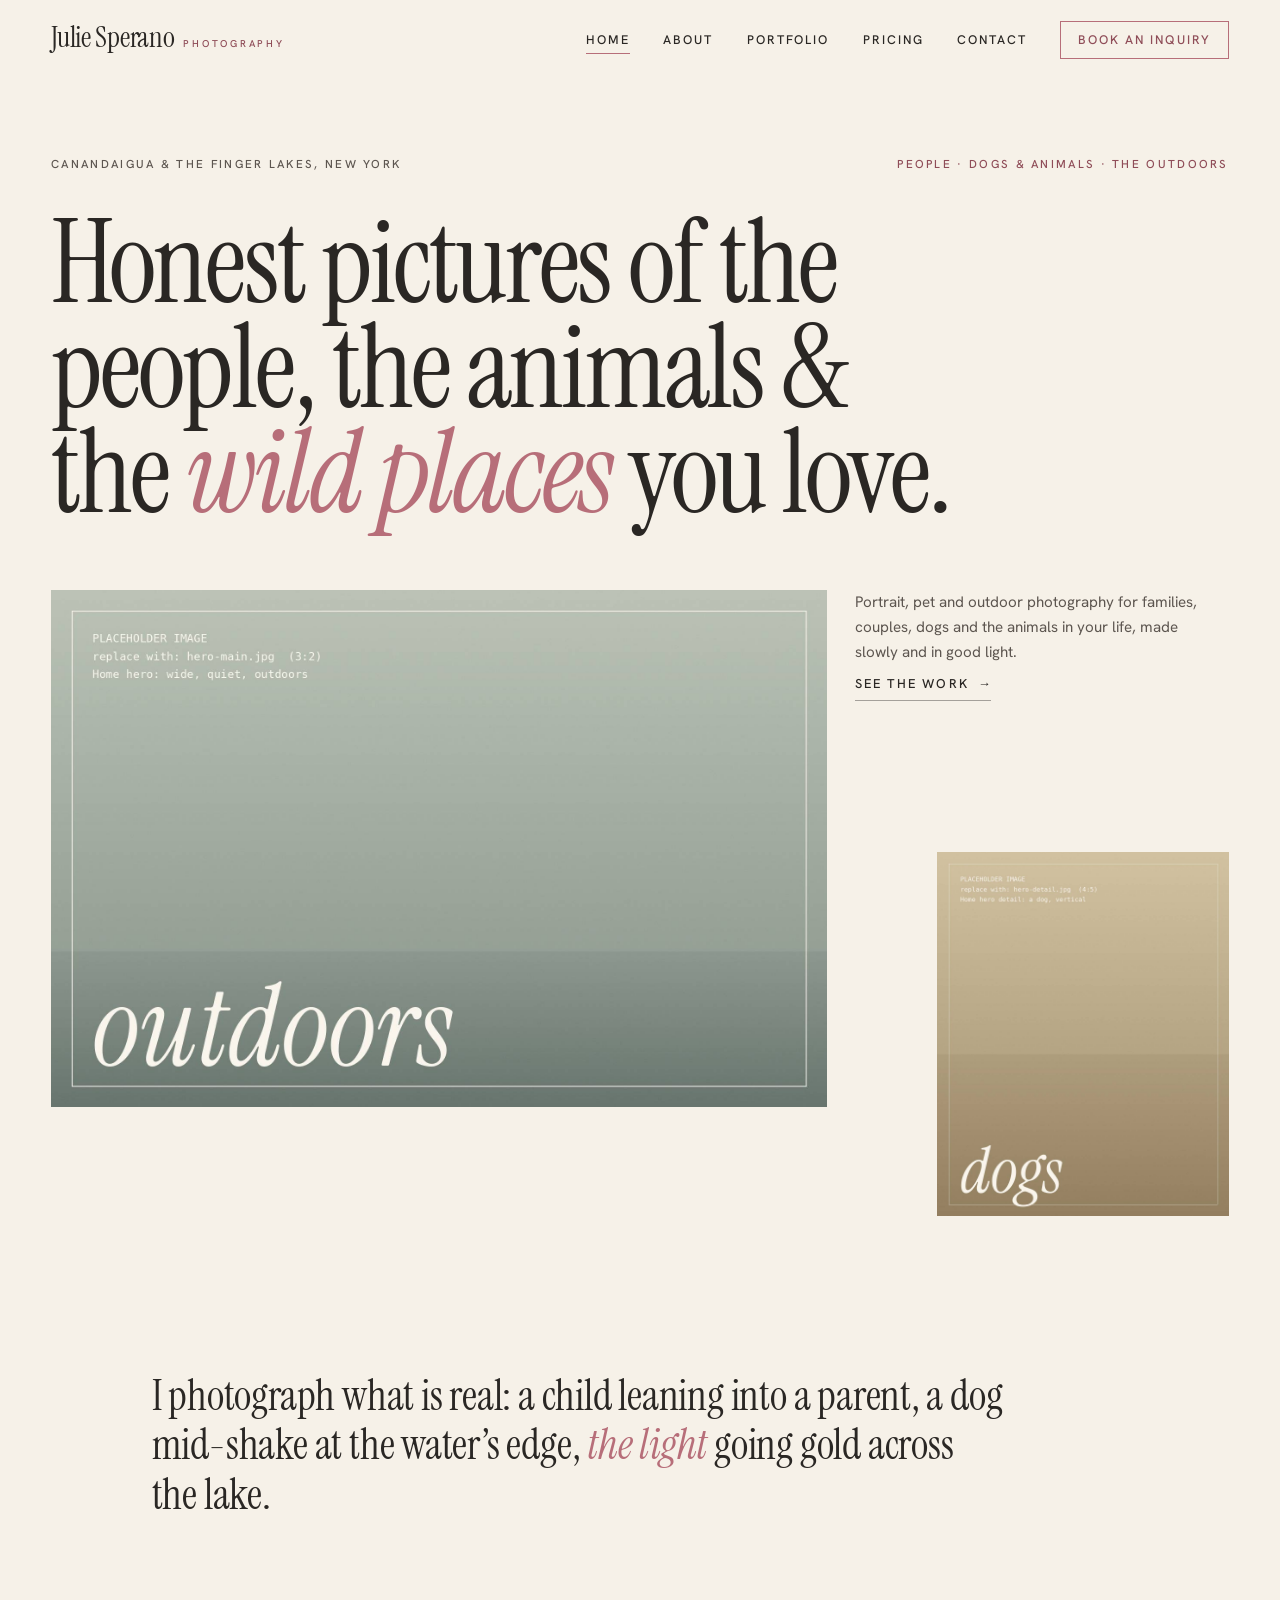
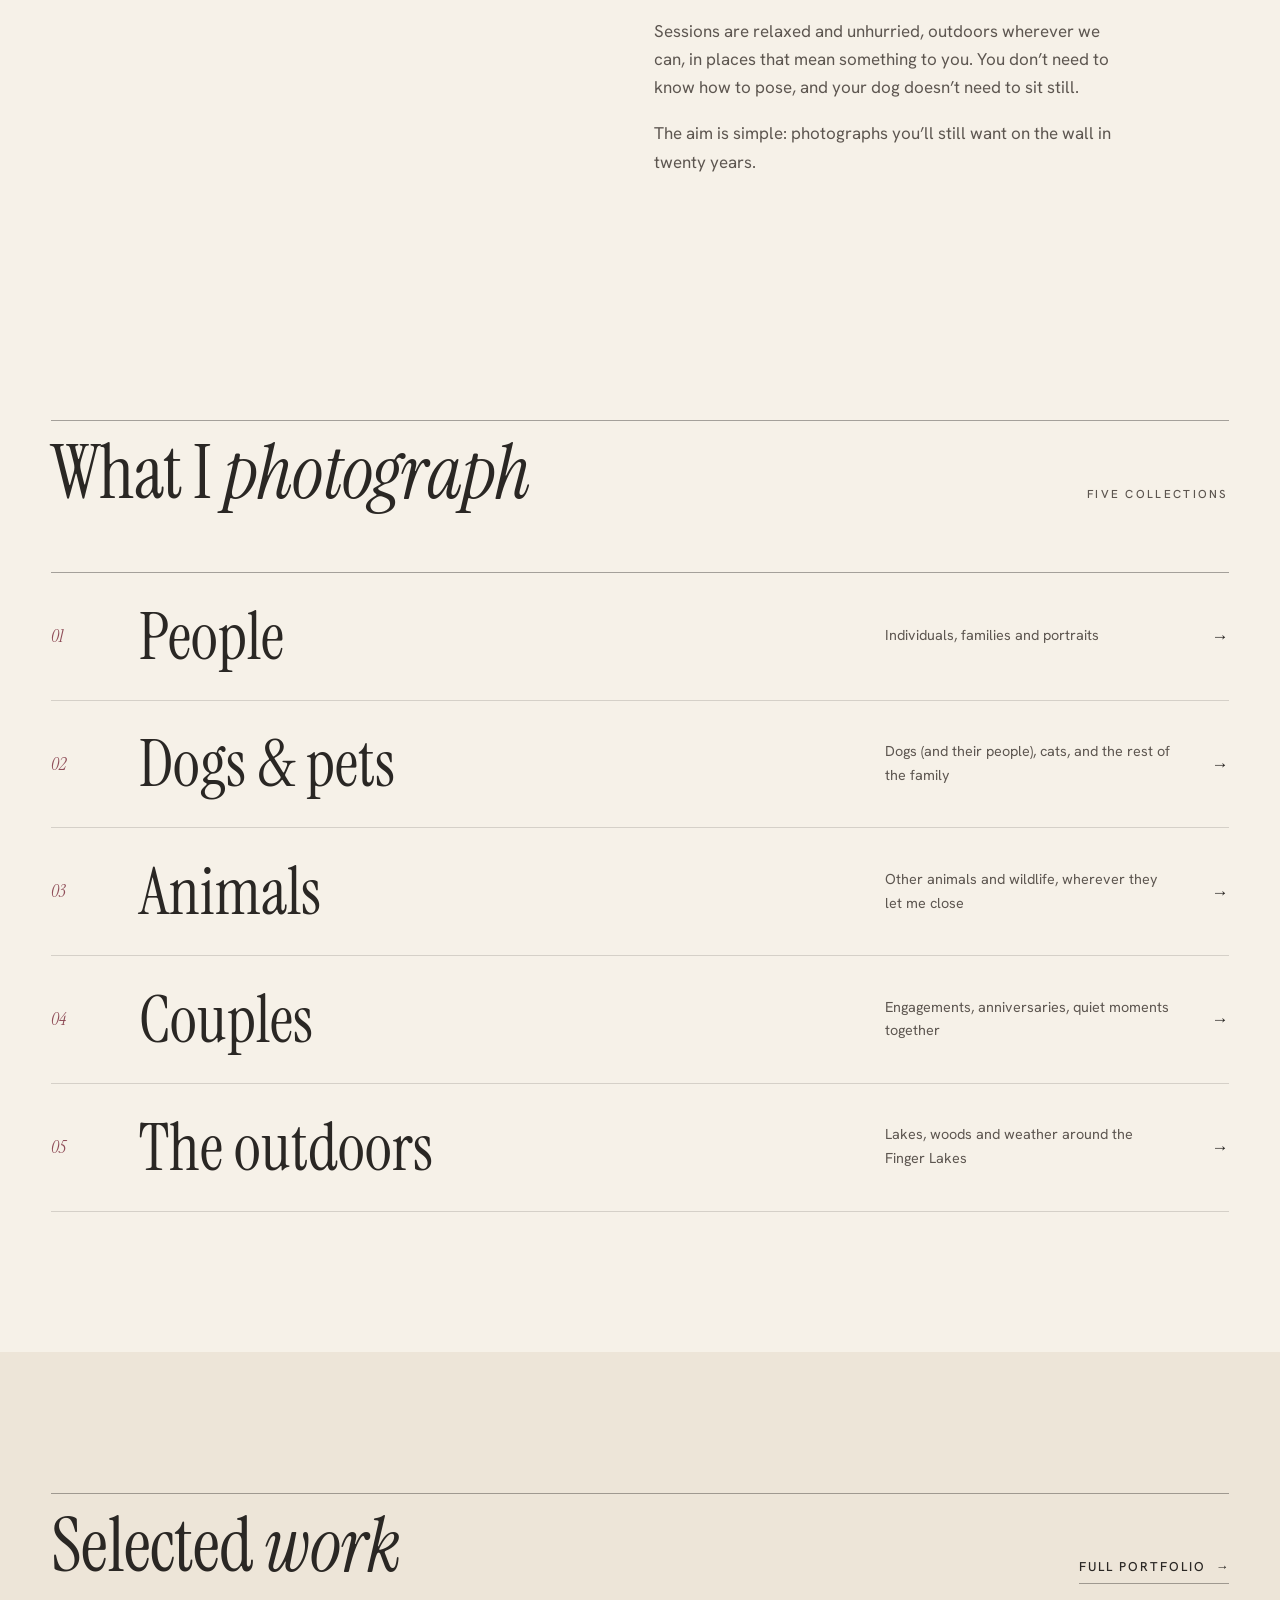
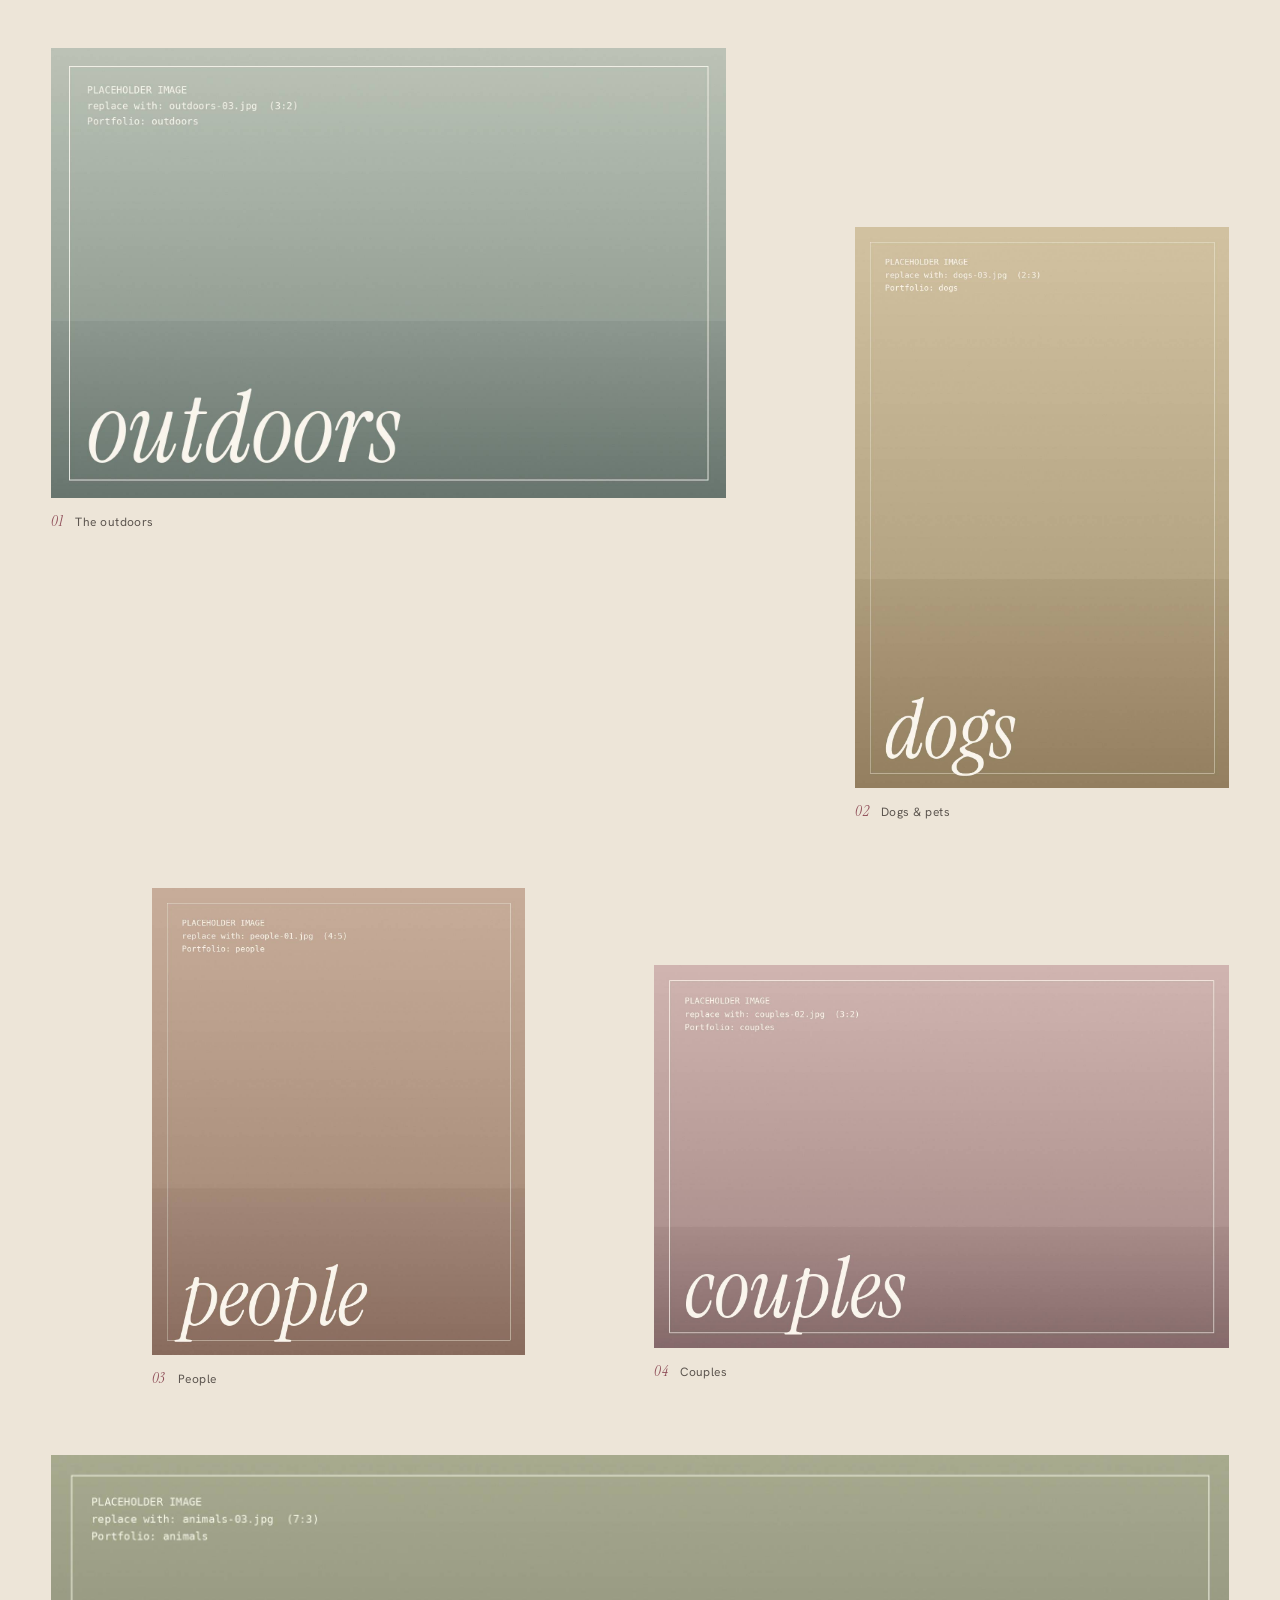
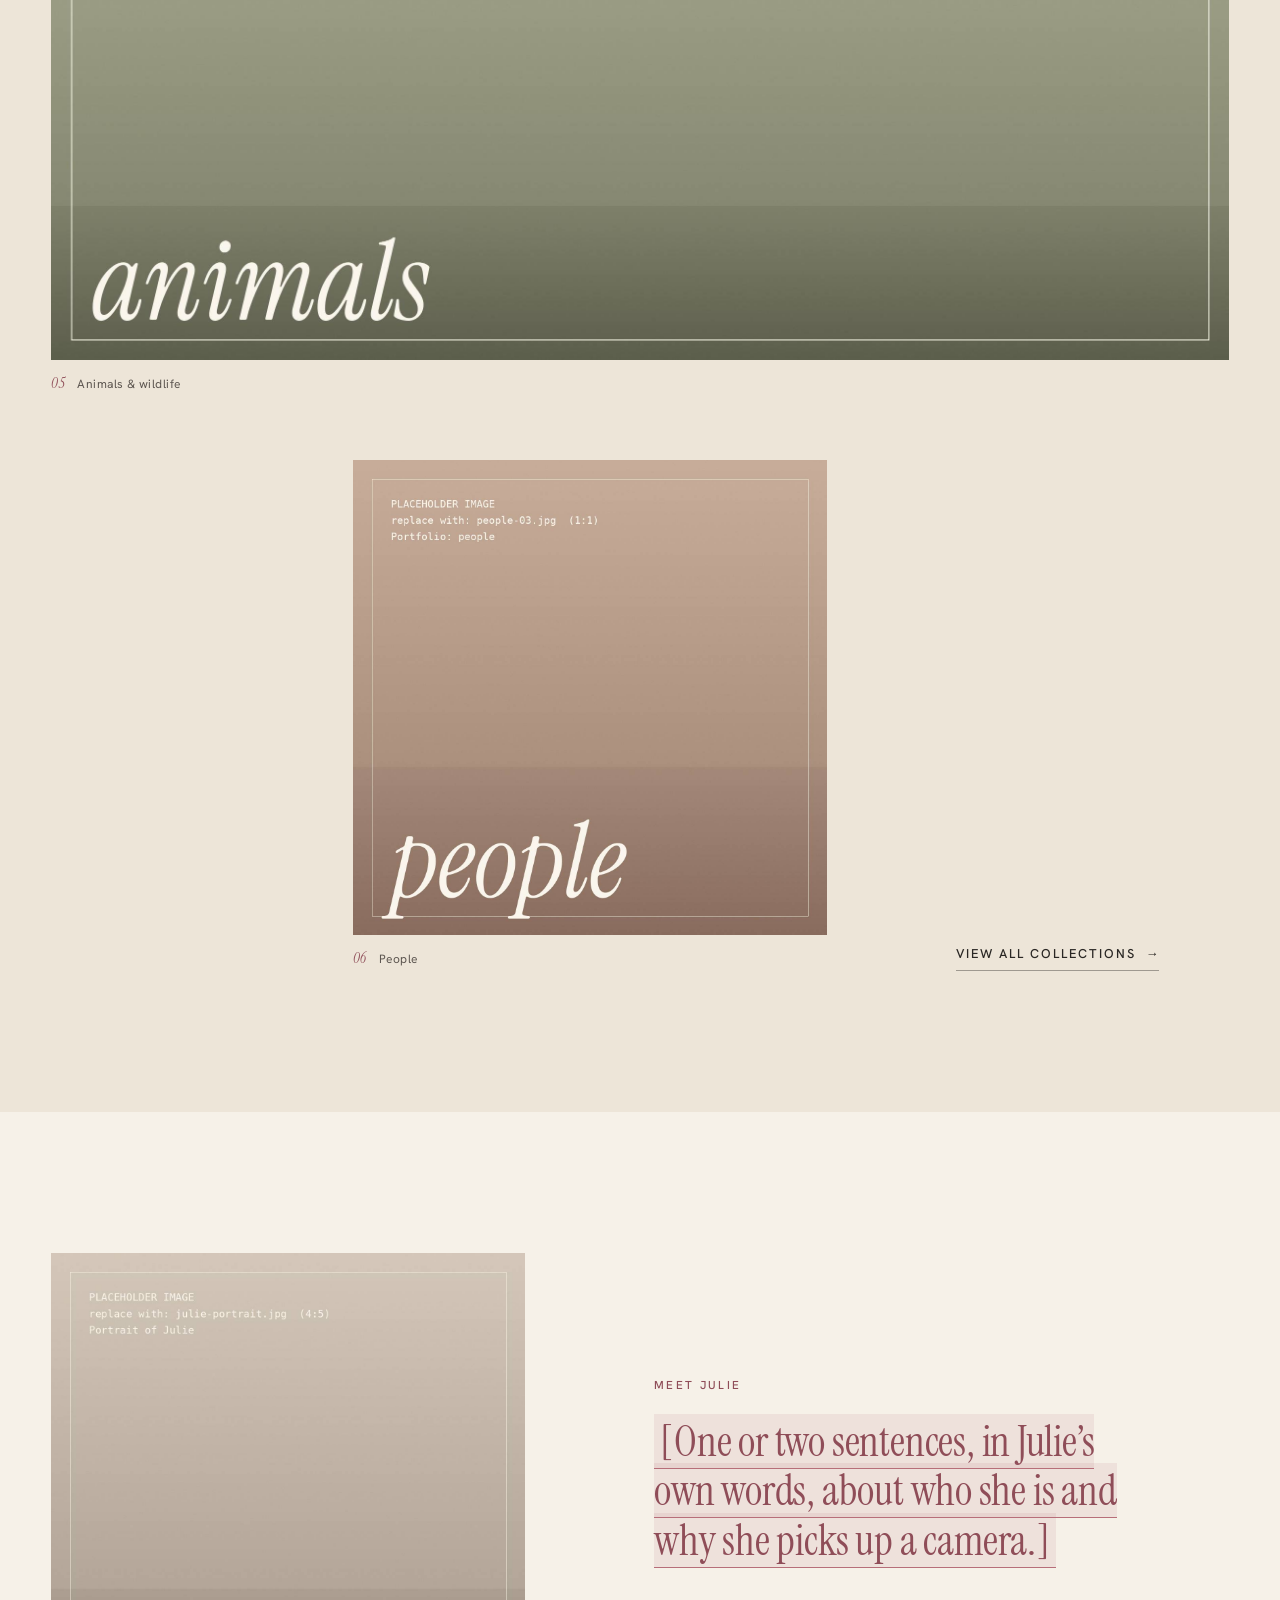
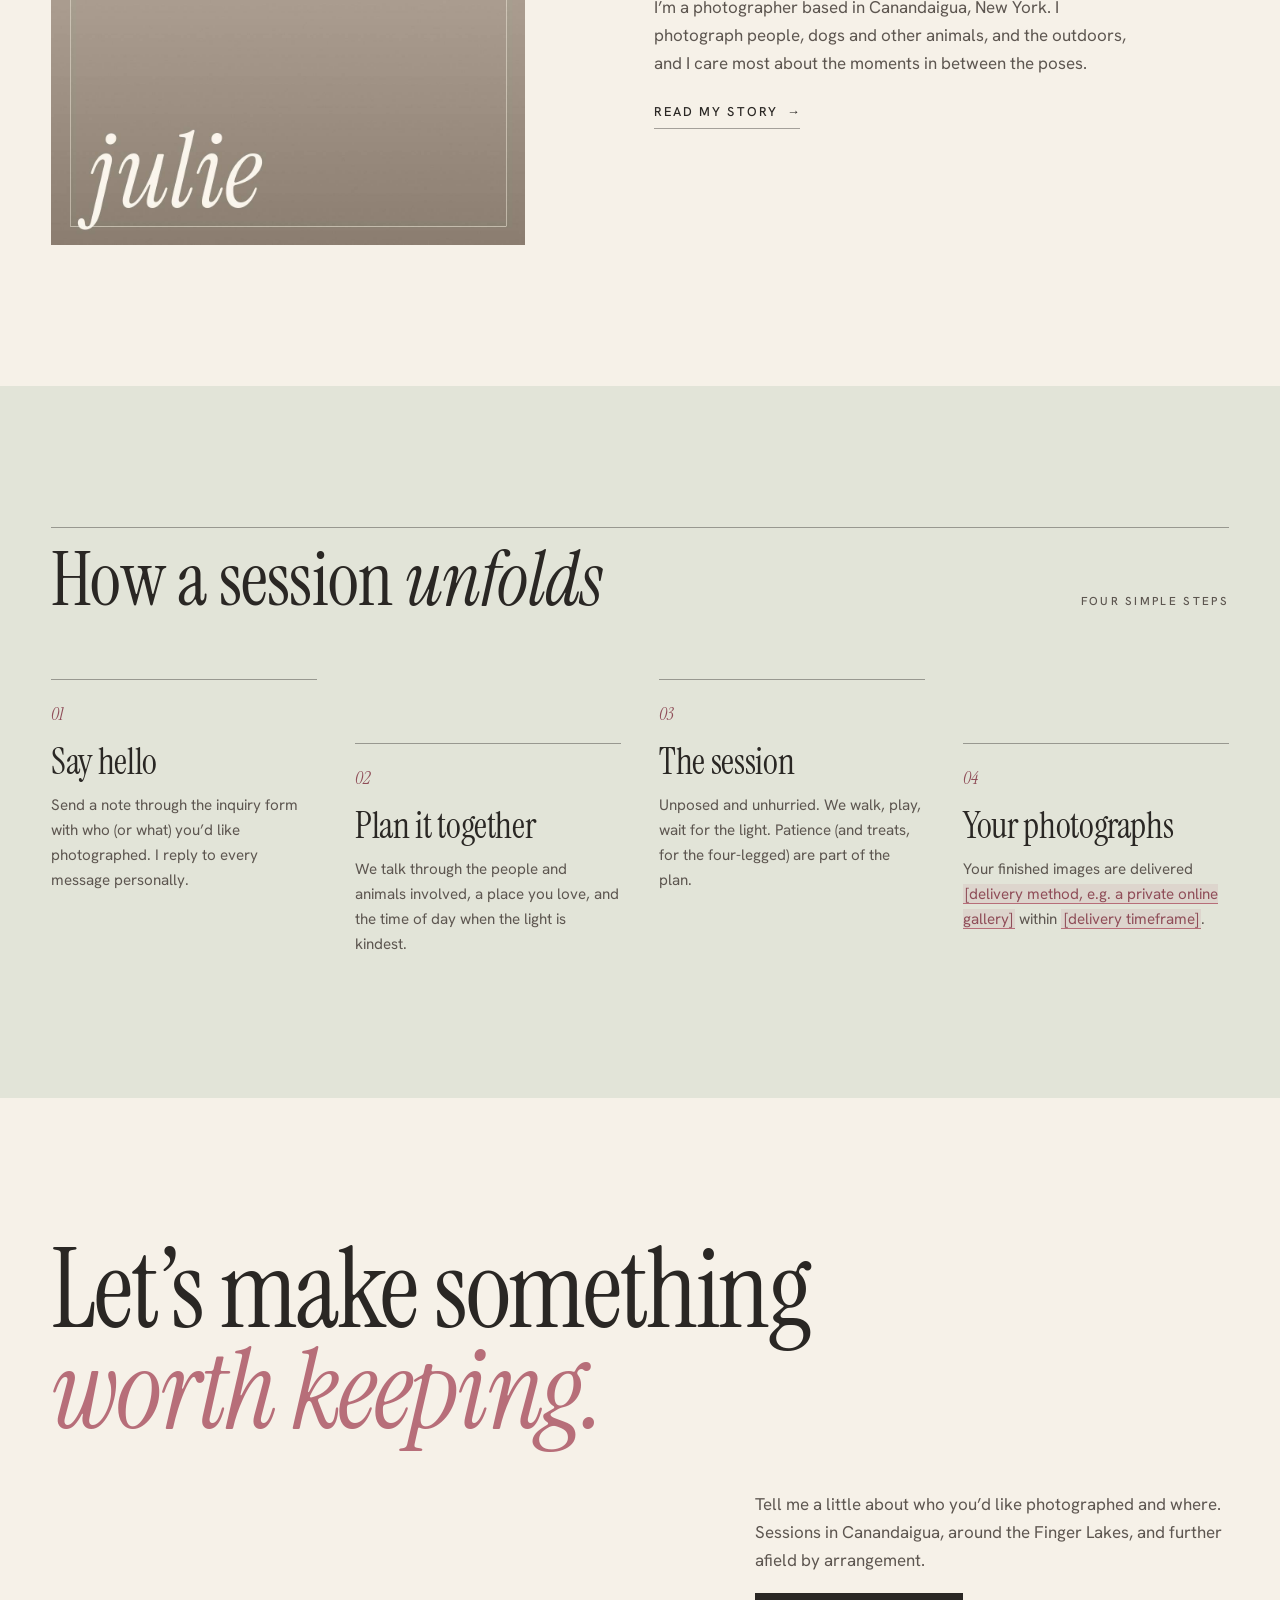
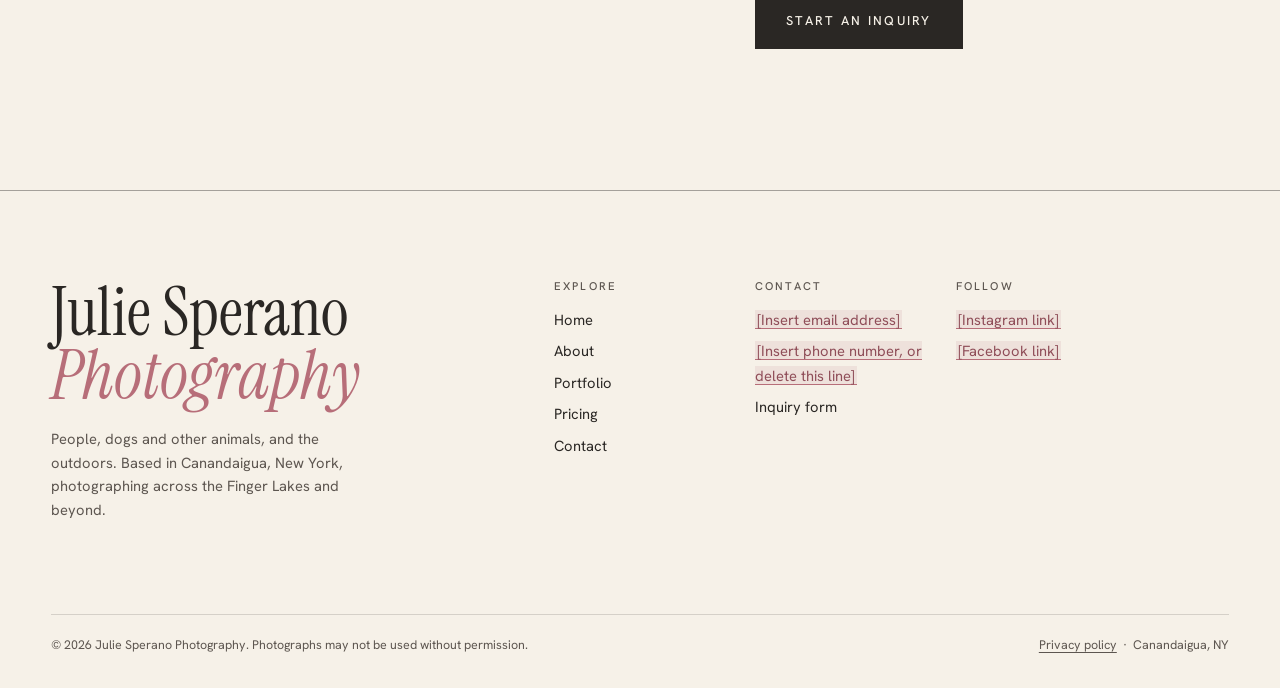
<file: julie-sperano-photography/site/index.html>
<!doctype html>
<html lang="en">
<head>
  <meta charset="utf-8">
  <meta name="viewport" content="width=device-width, initial-scale=1">
  <title>Julie Sperano Photography | Portrait, Pet & Outdoor Photographer in Canandaigua, NY</title>
  <meta name="description" content="Portrait, dog, animal and outdoor photography by Julie Sperano in Canandaigua, New York and across the Finger Lakes. Relaxed, natural sessions for people and the animals they love.">
  <link rel="canonical" href="https://juliesperano.com/">
  <meta name="theme-color" content="#f6f1e8">

  <!-- Link previews (Facebook, iMessage, LinkedIn, X) -->
  <meta property="og:type" content="website">
  <meta property="og:site_name" content="Julie Sperano Photography">
  <meta property="og:title" content="Julie Sperano Photography | Portrait, Pet & Outdoor Photographer in Canandaigua, NY">
  <meta property="og:description" content="Portrait, dog, animal and outdoor photography by Julie Sperano in Canandaigua, New York and across the Finger Lakes. Relaxed, natural sessions for people and the animals they love.">
  <meta property="og:url" content="https://juliesperano.com/">
  <meta property="og:image" content="https://juliesperano.com/images/social/share.jpg">
  <meta property="og:image:width" content="1200">
  <meta property="og:image:height" content="630">
  <meta property="og:image:alt" content="Julie Sperano Photography, Canandaigua and the Finger Lakes, New York">
  <meta name="twitter:card" content="summary_large_image">

  <link rel="icon" href="favicon.svg" type="image/svg+xml">
  <link rel="icon" href="icon-192.png" type="image/png" sizes="192x192">
  <link rel="apple-touch-icon" href="apple-touch-icon.png">
  <link rel="manifest" href="site.webmanifest">

  <link rel="preload" href="assets/fonts/instrument-serif-latin-400-normal.woff2" as="font" type="font/woff2" crossorigin>
  <link rel="preload" href="assets/fonts/hanken-grotesk-latin-wght-normal.woff2" as="font" type="font/woff2" crossorigin>
  <link rel="stylesheet" href="assets/css/site.css">
  <script>document.documentElement.classList.add("js");</script>
  <script type="application/ld+json">
  {
    "@context": "https://schema.org",
    "@type": "ProfessionalService",
    "name": "Julie Sperano Photography",
    "url": "https://juliesperano.com/",
    "image": "https://juliesperano.com/images/social/share.jpg",
    "description": "Portrait, pet, animal and outdoor photography in Canandaigua, New York and the Finger Lakes region.",
    "address": {
      "@type": "PostalAddress",
      "addressLocality": "Canandaigua",
      "addressRegion": "NY",
      "addressCountry": "US"
    },
    "areaServed": [
      {
        "@type": "City",
        "name": "Canandaigua, NY"
      },
      {
        "@type": "Place",
        "name": "Finger Lakes region, New York"
      }
    ]
  }
  </script>
</head>
<body>
<a class="skip-link" href="#main">Skip to content</a>

<!-- ============ SITE HEADER (identical on every page) ============ -->
<header class="site-header">
  <div class="wrap site-header__inner">
    <a class="wordmark" href="index.html" aria-label="Julie Sperano Photography, home">
      <span class="wordmark__name">Julie Sperano</span>
      <span class="wordmark__sub">Photography</span>
    </a>
    <button class="nav-toggle" type="button" aria-expanded="false" aria-controls="site-nav">
      <span class="nav-toggle__label">Menu</span><span class="nav-toggle__bars" aria-hidden="true"></span>
    </button>
    <nav class="site-nav" id="site-nav" aria-label="Main">
      <ul>
        <li><a href="index.html" aria-current="page">Home</a></li>
        <li><a href="about.html">About</a></li>
        <li><a href="portfolio.html">Portfolio</a></li>
        <li><a href="pricing.html">Pricing</a></li>
        <li><a href="contact.html">Contact</a></li>
        <li><a class="nav-inquire" href="contact.html">Book an inquiry</a></li>
      </ul>
    </nav>
  </div>
</header>
<!-- ============ END SITE HEADER ============ -->

<main id="main">

  <!-- HERO -->
  <section class="hero" aria-labelledby="hero-title">
    <div class="wrap grid">
      <div class="hero__kicker">
        <span class="kicker">Canandaigua &amp; the Finger Lakes, New York</span>
        <span class="kicker kicker--rose">People · Dogs &amp; animals · The outdoors</span>
      </div>
      <h1 class="hero__title" id="hero-title">Honest pictures of the people, the animals &amp; the <em>wild places</em> you love.</h1>
      <div class="hero__main">
        <figure class="frame ">
      <div class="frame__img r-3x2"><img src="images/home/hero-main.jpg" alt="Placeholder for Julie's signature outdoor photograph" width="1800" height="1200" loading="eager" decoding="async"></div>
    </figure>
      </div>
      <div class="hero__side">
        <p class="hero__note">Portrait, pet and outdoor photography for families, couples, dogs and the animals in your life, made slowly and in good light.<br><a class="link-arrow" href="portfolio.html">See the work</a></p>
        <div class="hero__detail">
          <figure class="frame ">
      <div class="frame__img r-4x5"><img src="images/home/hero-detail.jpg" alt="Placeholder for a vertical photograph of a dog" width="1200" height="1500" loading="eager" decoding="async"></div>
    </figure>
        </div>
      </div>
    </div>
  </section>

  <!-- INTRODUCTION -->
  <section class="section section--tight" aria-label="Introduction">
    <div class="wrap grid">
      <p class="lede intro__lede reveal">I photograph what is real: a child leaning into a parent, a dog mid-shake at the water&rsquo;s edge, <em>the light</em> going gold across the lake.</p>
      <div class="intro__body reveal">
        <p>Sessions are relaxed and unhurried, outdoors wherever we can, in places that mean something to you. You don&rsquo;t need to know how to pose, and your dog doesn&rsquo;t need to sit still.</p>
        <p>The aim is simple: photographs you&rsquo;ll still want on the wall in twenty years.</p>
      </div>
    </div>
  </section>

  <!-- WHAT I PHOTOGRAPH -->
  <section class="section" aria-labelledby="subjects-title">
    <div class="wrap">
      <div class="section-head">
        <h2 class="section-title" id="subjects-title">What I <em>photograph</em></h2>
        <span class="kicker">Five collections</span>
      </div>
      <ul class="subjects">
        <li class="subject">
          <a href="portfolio.html#people">
            <span class="index-no">01</span>
            <span class="subject__name">People</span>
            <span class="subject__desc">Individuals, families and portraits</span>
            <span class="subject__arrow" aria-hidden="true">→</span>
            <span class="subject__thumb" aria-hidden="true"><img src="images/portfolio/people-01.jpg" alt="" width="1200" height="1500" loading="lazy" decoding="async"></span>
          </a>
        </li>
        <li class="subject">
          <a href="portfolio.html#dogs">
            <span class="index-no">02</span>
            <span class="subject__name">Dogs & pets</span>
            <span class="subject__desc">Dogs (and their people), cats, and the rest of the family</span>
            <span class="subject__arrow" aria-hidden="true">→</span>
            <span class="subject__thumb" aria-hidden="true"><img src="images/portfolio/dogs-01.jpg" alt="" width="1200" height="1500" loading="lazy" decoding="async"></span>
          </a>
        </li>
        <li class="subject">
          <a href="portfolio.html#animals">
            <span class="index-no">03</span>
            <span class="subject__name">Animals</span>
            <span class="subject__desc">Other animals and wildlife, wherever they let me close</span>
            <span class="subject__arrow" aria-hidden="true">→</span>
            <span class="subject__thumb" aria-hidden="true"><img src="images/portfolio/animals-02.jpg" alt="" width="1200" height="1500" loading="lazy" decoding="async"></span>
          </a>
        </li>
        <li class="subject">
          <a href="portfolio.html#couples">
            <span class="index-no">04</span>
            <span class="subject__name">Couples</span>
            <span class="subject__desc">Engagements, anniversaries, quiet moments together</span>
            <span class="subject__arrow" aria-hidden="true">→</span>
            <span class="subject__thumb" aria-hidden="true"><img src="images/portfolio/couples-03.jpg" alt="" width="1200" height="1500" loading="lazy" decoding="async"></span>
          </a>
        </li>
        <li class="subject">
          <a href="portfolio.html#outdoors">
            <span class="index-no">05</span>
            <span class="subject__name">The outdoors</span>
            <span class="subject__desc">Lakes, woods and weather around the Finger Lakes</span>
            <span class="subject__arrow" aria-hidden="true">→</span>
            <span class="subject__thumb" aria-hidden="true"><img src="images/portfolio/outdoors-02.jpg" alt="" width="1200" height="1500" loading="lazy" decoding="async"></span>
          </a>
        </li>
      </ul>
    </div>
  </section>

  <!-- SELECTED WORK -->
  <section class="section band" aria-labelledby="work-title">
    <div class="wrap">
      <div class="section-head">
        <h2 class="section-title" id="work-title">Selected <em>work</em></h2>
        <a class="link-arrow" href="portfolio.html">Full portfolio</a>
      </div>
      <div class="grid spread">
        <div class="spread__a reveal"><figure class="frame ">
      <a class="frame__img r-3x2" href="portfolio.html#outdoors"><img src="images/portfolio/outdoors-03.jpg" alt="Placeholder for a horizontal outdoor photograph" width="1800" height="1200" loading="lazy" decoding="async"></a>
      <figcaption><span class="index-no">01</span><span>The outdoors</span></figcaption>
    </figure></div>
        <div class="spread__b reveal"><figure class="frame ">
      <a class="frame__img r-2x3" href="portfolio.html#dogs"><img src="images/portfolio/dogs-03.jpg" alt="Placeholder for a tall dog photograph" width="1200" height="1800" loading="lazy" decoding="async"></a>
      <figcaption><span class="index-no">02</span><span>Dogs &amp; pets</span></figcaption>
    </figure></div>
        <div class="spread__c reveal"><figure class="frame ">
      <a class="frame__img r-4x5" href="portfolio.html#people"><img src="images/portfolio/people-01.jpg" alt="Placeholder for a portrait photograph" width="1200" height="1500" loading="lazy" decoding="async"></a>
      <figcaption><span class="index-no">03</span><span>People</span></figcaption>
    </figure></div>
        <div class="spread__d reveal"><figure class="frame ">
      <a class="frame__img r-3x2" href="portfolio.html#couples"><img src="images/portfolio/couples-02.jpg" alt="Placeholder for a horizontal couples photograph" width="1800" height="1200" loading="lazy" decoding="async"></a>
      <figcaption><span class="index-no">04</span><span>Couples</span></figcaption>
    </figure></div>
        <div class="spread__e reveal"><figure class="frame ">
      <a class="frame__img r-7x3" href="portfolio.html#animals"><img src="images/portfolio/animals-03.jpg" alt="Placeholder for a wide wildlife photograph" width="2400" height="1029" loading="lazy" decoding="async"></a>
      <figcaption><span class="index-no">05</span><span>Animals &amp; wildlife</span></figcaption>
    </figure></div>
        <div class="spread__f reveal"><figure class="frame ">
      <a class="frame__img r-1x1" href="portfolio.html#people"><img src="images/portfolio/people-03.jpg" alt="Placeholder for a square portrait photograph" width="1400" height="1400" loading="lazy" decoding="async"></a>
      <figcaption><span class="index-no">06</span><span>People</span></figcaption>
    </figure></div>
        <div class="spread__more reveal"><a class="link-arrow" href="portfolio.html">View all collections</a></div>
      </div>
    </div>
  </section>

  <!-- MEET JULIE -->
  <section class="section" aria-labelledby="meet-title">
    <div class="wrap grid">
      <div class="meet__photo reveal"><figure class="frame ">
      <div class="frame__img r-4x5"><img src="images/about/julie-portrait.jpg" alt="Placeholder for a portrait of Julie Sperano" width="1200" height="1500" loading="lazy" decoding="async"></div>
    </figure></div>
      <div class="meet__text reveal">
        <span class="kicker kicker--rose" id="meet-title">Meet Julie</span>
        <p class="lede"><span class="ph">[One or two sentences, in Julie&rsquo;s own words, about who she is and why she picks up a camera.]</span></p>
        <p class="muted">I&rsquo;m a photographer based in Canandaigua, New York. I photograph people, dogs and other animals, and the outdoors, and I care most about the moments in between the poses.</p>
        <a class="link-arrow" href="about.html">Read my story</a>
      </div>
    </div>
  </section>

  <!-- THE EXPERIENCE -->
  <section class="section band--sage" aria-labelledby="process-title">
    <div class="wrap">
      <div class="section-head">
        <h2 class="section-title" id="process-title">How a session <em>unfolds</em></h2>
        <span class="kicker">Four simple steps</span>
      </div>
      <ol class="steps">
        <li class="step reveal"><span class="index-no">01</span><h3>Say hello</h3><p>Send a note through the inquiry form with who (or what) you&rsquo;d like photographed. I reply to every message personally.</p></li>
        <li class="step reveal"><span class="index-no">02</span><h3>Plan it together</h3><p>We talk through the people and animals involved, a place you love, and the time of day when the light is kindest.</p></li>
        <li class="step reveal"><span class="index-no">03</span><h3>The session</h3><p>Unposed and unhurried. We walk, play, wait for the light. Patience (and treats, for the four-legged) are part of the plan.</p></li>
        <li class="step reveal"><span class="index-no">04</span><h3>Your photographs</h3><p>Your finished images are delivered <span class="ph">[delivery method, e.g. a private online gallery]</span> within <span class="ph">[delivery timeframe]</span>.</p></li>
      </ol>
    </div>
  </section>

  <!-- INVITATION -->
  <section class="section invite" aria-labelledby="invite-title">
    <div class="wrap grid">
      <h2 class="invite__title reveal" id="invite-title">Let&rsquo;s make something <em>worth keeping.</em></h2>
      <div class="invite__aside reveal">
        <p>Tell me a little about who you&rsquo;d like photographed and where. Sessions in Canandaigua, around the Finger Lakes, and further afield by arrangement.</p>
        <a class="button" href="contact.html">Start an inquiry</a>
      </div>
    </div>
  </section>

</main>

<!-- ============ SITE FOOTER (identical on every page) ============ -->
<footer class="site-footer">
  <div class="wrap grid">
    <div class="footer-mark">
      Julie Sperano <em>Photography</em>
      <p>People, dogs and other animals, and the outdoors. Based in Canandaigua, New York, photographing across the Finger Lakes and beyond.</p>
    </div>
    <div class="footer-col">
      <h2>Explore</h2>
      <ul>
          <li><a href="index.html">Home</a></li>
          <li><a href="about.html">About</a></li>
          <li><a href="portfolio.html">Portfolio</a></li>
          <li><a href="pricing.html">Pricing</a></li>
          <li><a href="contact.html">Contact</a></li>
        </ul>
    </div>
    <div class="footer-col">
      <h2>Contact</h2>
      <ul>
        <li><span class="ph">[Insert email address]</span></li>
        <li><span class="ph">[Insert phone number, or delete this line]</span></li>
        <li><a href="contact.html">Inquiry form</a></li>
      </ul>
    </div>
    <div class="footer-col">
      <h2>Follow</h2>
      <ul>
        <li><span class="ph">[Instagram link]</span></li>
        <li><span class="ph">[Facebook link]</span></li>
      </ul>
    </div>
    <div class="footer-base">
      <span>&copy; <span data-year>2026</span> Julie Sperano Photography. Photographs may not be used without permission.</span>
      <span><a href="privacy.html">Privacy policy</a> &nbsp;·&nbsp; Canandaigua, NY</span>
    </div>
  </div>
</footer>
<!-- ============ END SITE FOOTER ============ -->

<script src="assets/js/site.js" defer></script>
</body>
</html>
</file>
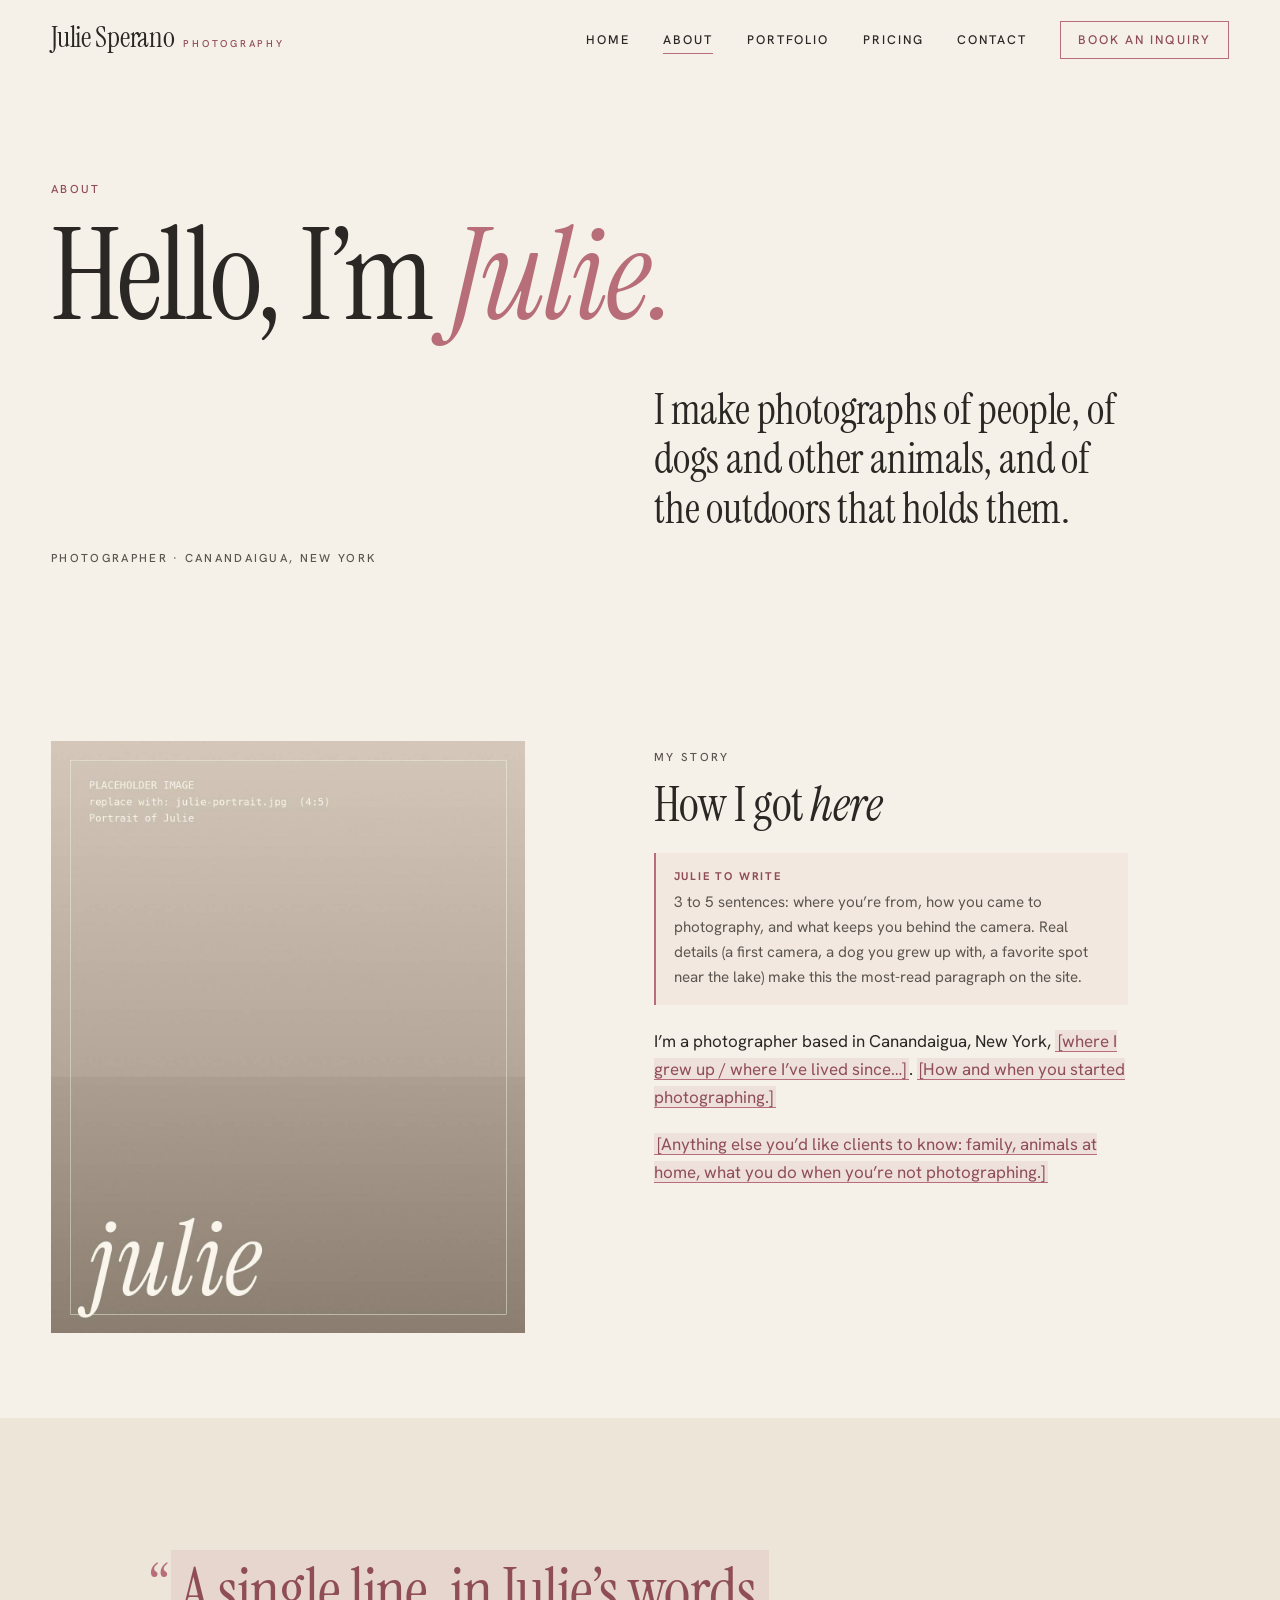
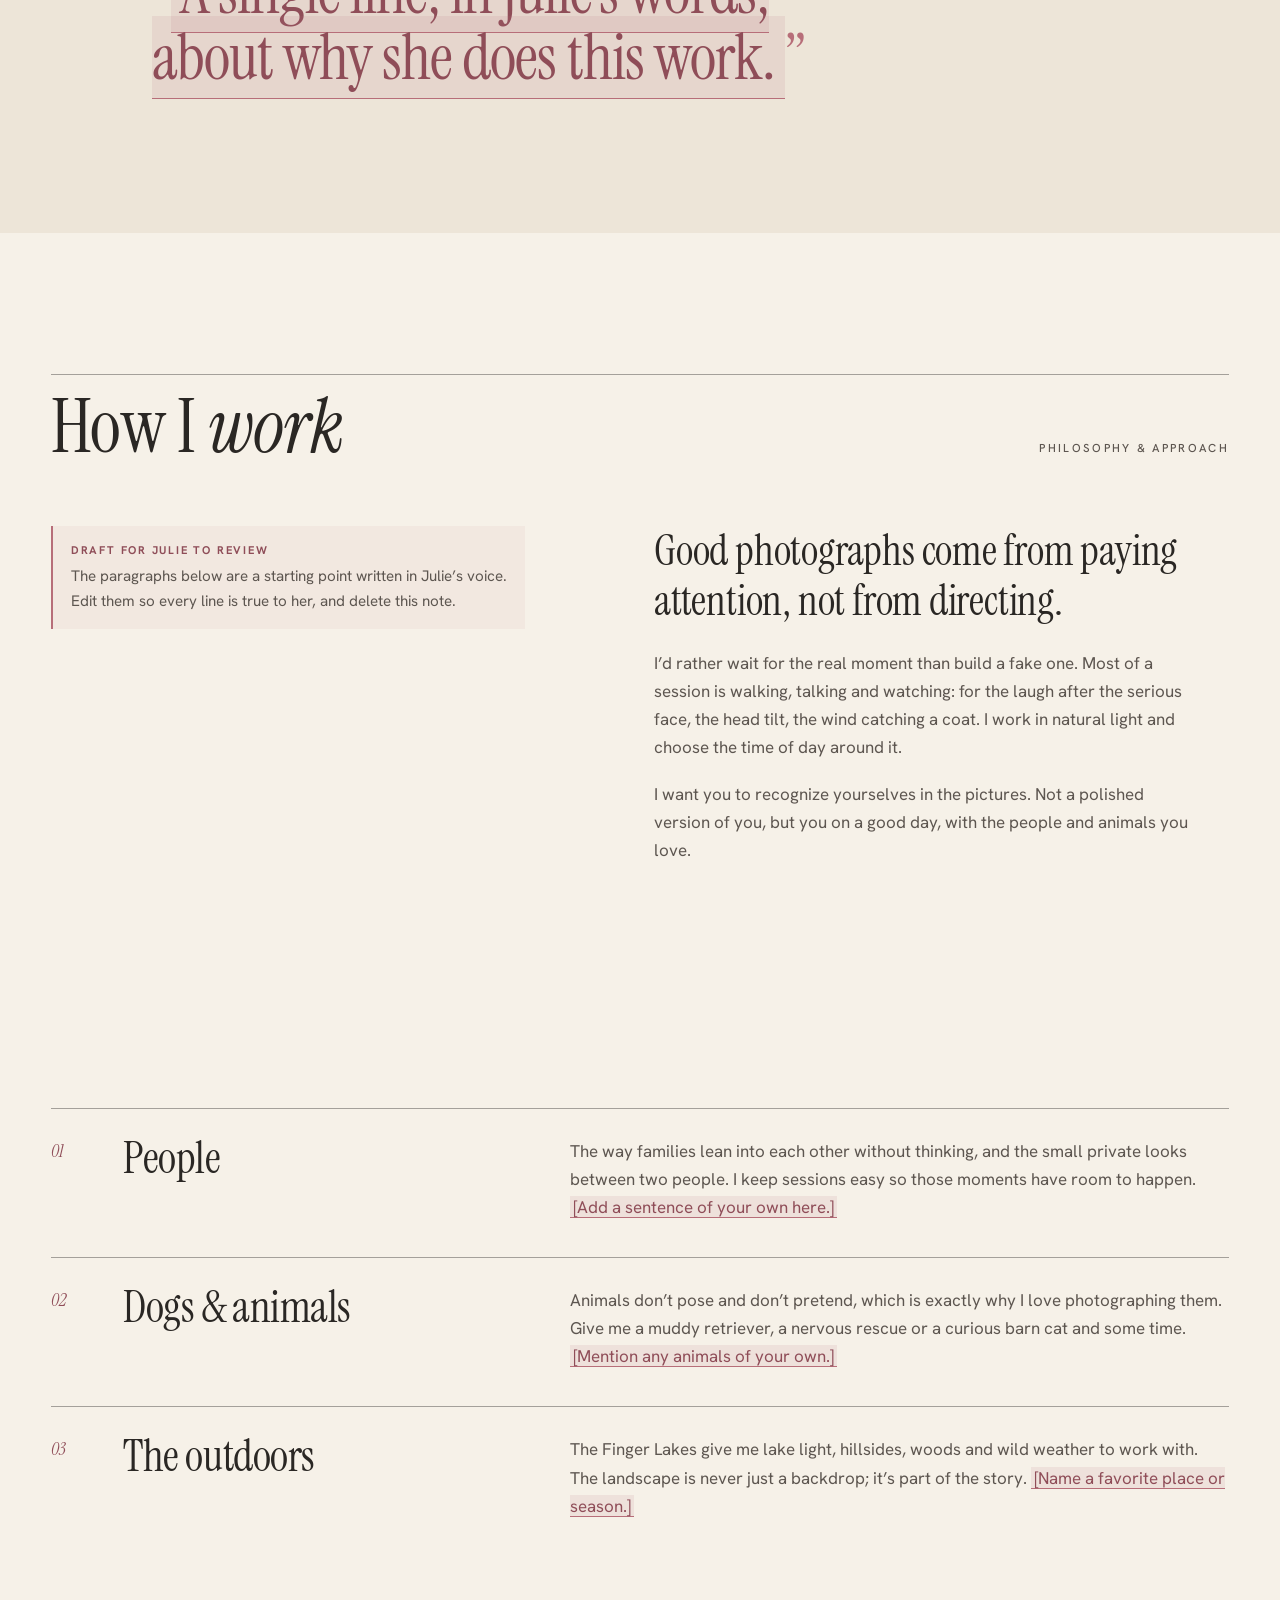
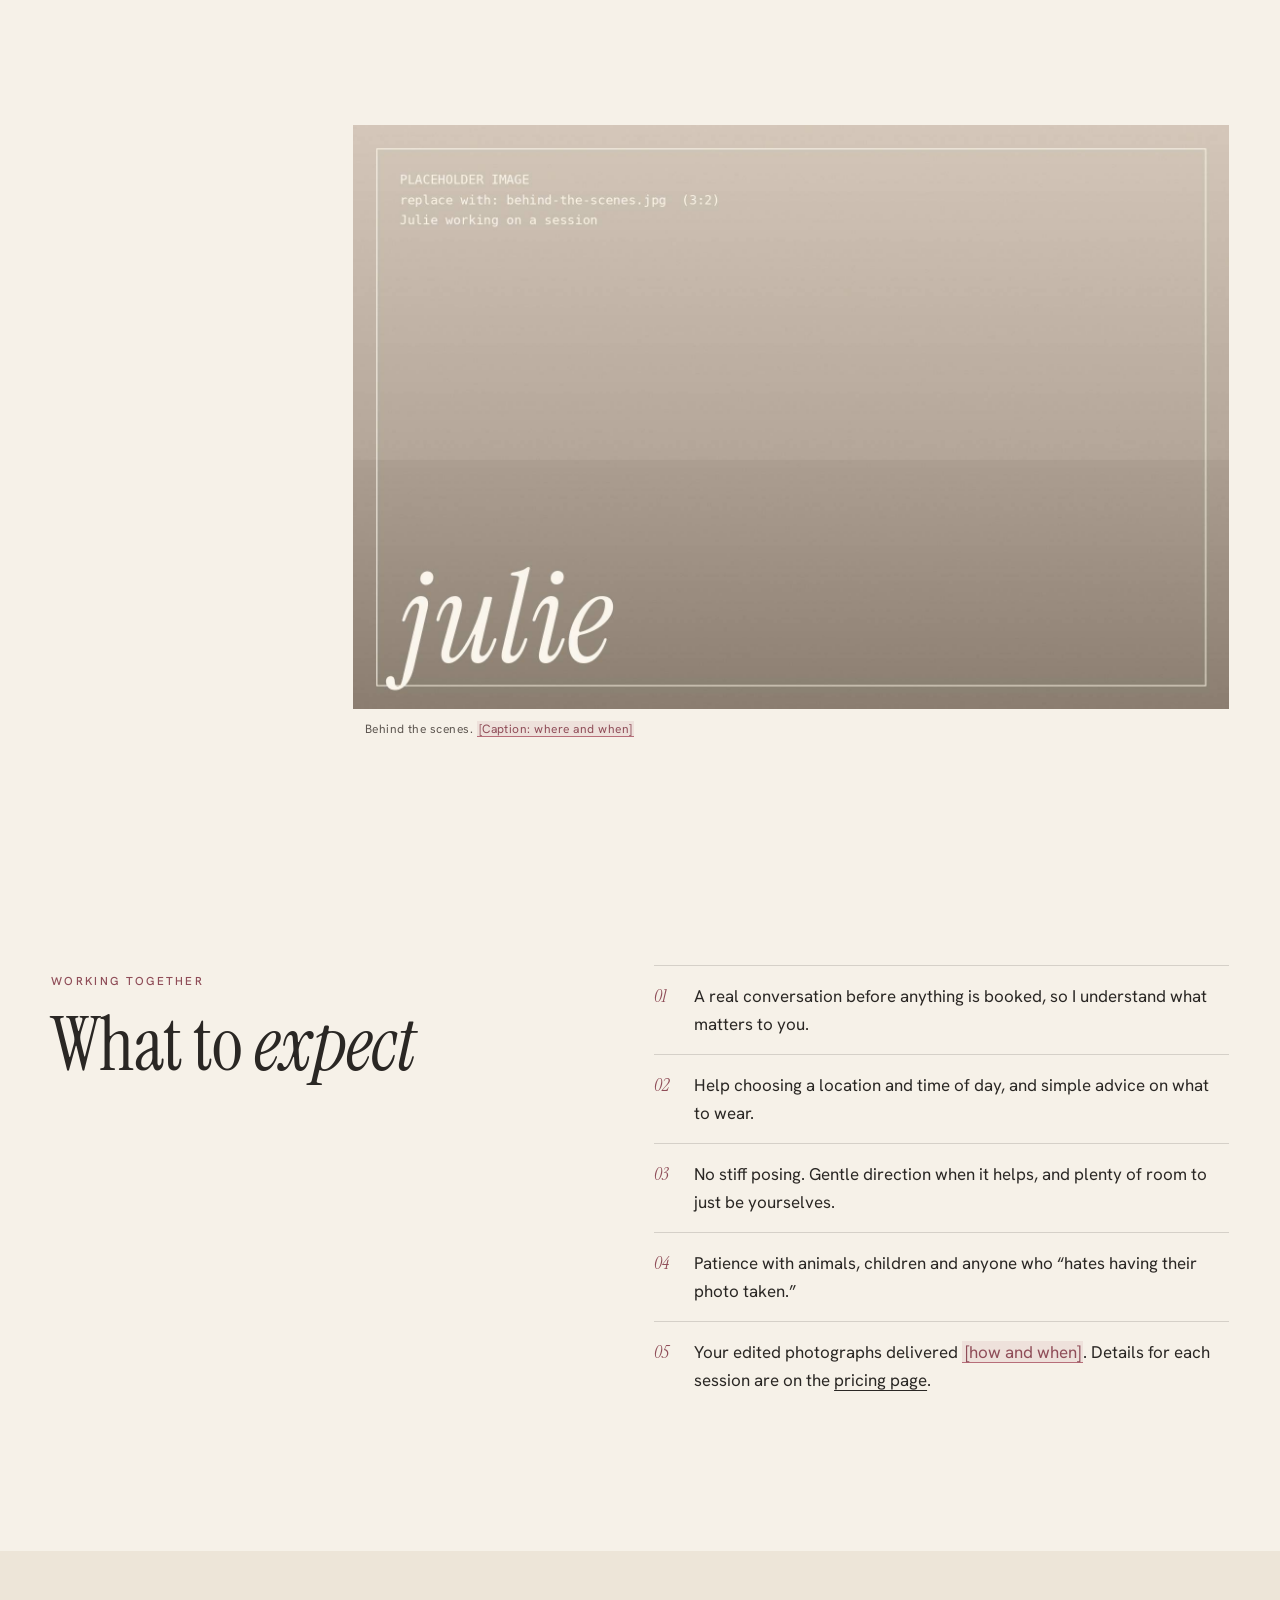
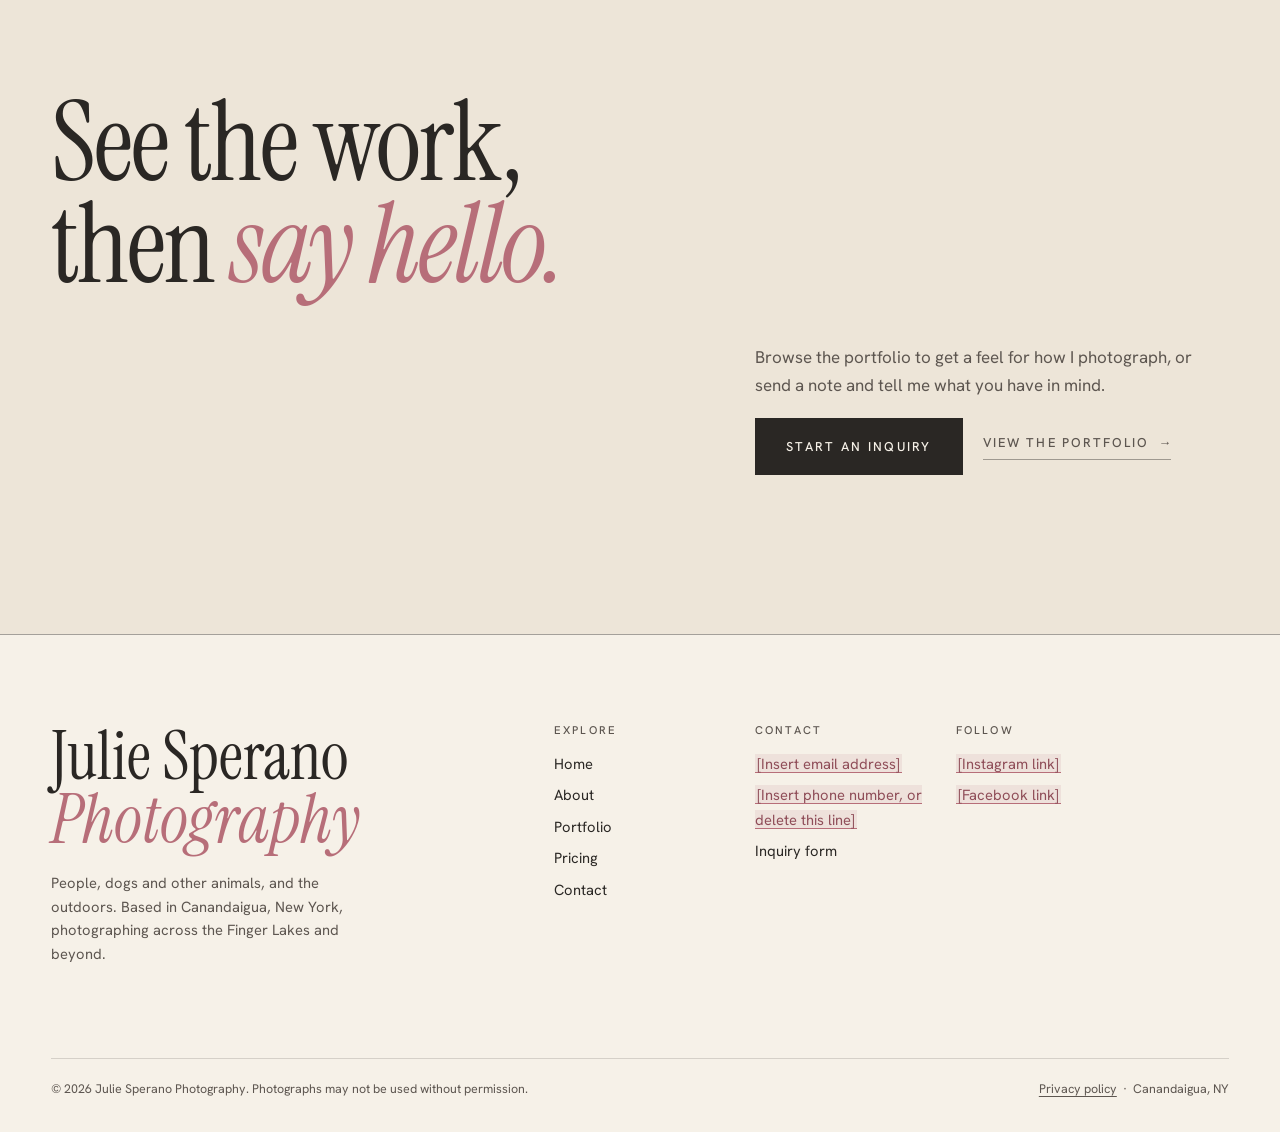
<file: julie-sperano-photography/site/about.html>
<!doctype html>
<html lang="en">
<head>
  <meta charset="utf-8">
  <meta name="viewport" content="width=device-width, initial-scale=1">
  <title>About Julie | Julie Sperano Photography, Canandaigua, NY</title>
  <meta name="description" content="Meet Julie Sperano, a Canandaigua, New York photographer of people, dogs and other animals, and the outdoors. Her approach, and what to expect from a session.">
  <link rel="canonical" href="https://juliesperano.com/about.html">
  <meta name="theme-color" content="#f6f1e8">

  <!-- Link previews (Facebook, iMessage, LinkedIn, X) -->
  <meta property="og:type" content="website">
  <meta property="og:site_name" content="Julie Sperano Photography">
  <meta property="og:title" content="About Julie | Julie Sperano Photography, Canandaigua, NY">
  <meta property="og:description" content="Meet Julie Sperano, a Canandaigua, New York photographer of people, dogs and other animals, and the outdoors. Her approach, and what to expect from a session.">
  <meta property="og:url" content="https://juliesperano.com/about.html">
  <meta property="og:image" content="https://juliesperano.com/images/social/share.jpg">
  <meta property="og:image:width" content="1200">
  <meta property="og:image:height" content="630">
  <meta property="og:image:alt" content="Julie Sperano Photography, Canandaigua and the Finger Lakes, New York">
  <meta name="twitter:card" content="summary_large_image">

  <link rel="icon" href="favicon.svg" type="image/svg+xml">
  <link rel="icon" href="icon-192.png" type="image/png" sizes="192x192">
  <link rel="apple-touch-icon" href="apple-touch-icon.png">
  <link rel="manifest" href="site.webmanifest">

  <link rel="preload" href="assets/fonts/instrument-serif-latin-400-normal.woff2" as="font" type="font/woff2" crossorigin>
  <link rel="preload" href="assets/fonts/hanken-grotesk-latin-wght-normal.woff2" as="font" type="font/woff2" crossorigin>
  <link rel="stylesheet" href="assets/css/site.css">
  <script>document.documentElement.classList.add("js");</script>
</head>
<body>
<a class="skip-link" href="#main">Skip to content</a>

<!-- ============ SITE HEADER (identical on every page) ============ -->
<header class="site-header">
  <div class="wrap site-header__inner">
    <a class="wordmark" href="index.html" aria-label="Julie Sperano Photography, home">
      <span class="wordmark__name">Julie Sperano</span>
      <span class="wordmark__sub">Photography</span>
    </a>
    <button class="nav-toggle" type="button" aria-expanded="false" aria-controls="site-nav">
      <span class="nav-toggle__label">Menu</span><span class="nav-toggle__bars" aria-hidden="true"></span>
    </button>
    <nav class="site-nav" id="site-nav" aria-label="Main">
      <ul>
        <li><a href="index.html">Home</a></li>
        <li><a href="about.html" aria-current="page">About</a></li>
        <li><a href="portfolio.html">Portfolio</a></li>
        <li><a href="pricing.html">Pricing</a></li>
        <li><a href="contact.html">Contact</a></li>
        <li><a class="nav-inquire" href="contact.html">Book an inquiry</a></li>
      </ul>
    </nav>
  </div>
</header>
<!-- ============ END SITE HEADER ============ -->

<main id="main">

  <section class="page-intro" aria-labelledby="page-title">
    <div class="wrap grid">
      <span class="kicker kicker--rose" style="grid-column:1/-1">About</span>
      <h1 class="page-intro__title" id="page-title">Hello, I&rsquo;m <em>Julie.</em></h1>
      <p class="page-intro__meta kicker">Photographer · Canandaigua, New York</p>
      <p class="page-intro__text lede" style="color:var(--ink)">I make photographs of people, of dogs and other animals, and of the outdoors that holds them.</p>
    </div>
  </section>

  <section class="section section--tight" aria-labelledby="story-title">
    <div class="wrap grid">
      <div class="about-portrait reveal"><figure class="frame ">
      <div class="frame__img r-4x5"><img src="images/about/julie-portrait.jpg" alt="Placeholder for a portrait of Julie Sperano" width="1200" height="1500" loading="eager" decoding="async"></div>
    </figure></div>
      <div class="about-story reveal">
        <span class="kicker">My story</span>
        <h2 id="story-title">How I got <em>here</em></h2>
        <div class="ph-block"><strong>Julie to write</strong>3 to 5 sentences: where you&rsquo;re from, how you came to photography, and what keeps you behind the camera. Real details (a first camera, a dog you grew up with, a favorite spot near the lake) make this the most-read paragraph on the site.</div>
        <p>I&rsquo;m a photographer based in Canandaigua, New York, <span class="ph">[where I grew up / where I&rsquo;ve lived since&hellip;]</span>. <span class="ph">[How and when you started photographing.]</span></p>
        <p><span class="ph">[Anything else you&rsquo;d like clients to know: family, animals at home, what you do when you&rsquo;re not photographing.]</span></p>
      </div>
    </div>
  </section>

  <section class="section band" aria-label="In Julie&rsquo;s words">
    <div class="wrap grid">
      <blockquote class="about-quote reveal"><span class="ph">A single line, in Julie&rsquo;s words, about why she does this work.</span></blockquote>
    </div>
  </section>

  <section class="section" aria-labelledby="approach-title">
    <div class="wrap">
      <div class="section-head">
        <h2 class="section-title" id="approach-title">How I <em>work</em></h2>
        <span class="kicker">Philosophy &amp; approach</span>
      </div>
      <div class="grid">
        <div style="grid-column: 1 / span 5" class="reveal"><p class="ph-block"><strong>Draft for Julie to review</strong>The paragraphs below are a starting point written in Julie&rsquo;s voice. Edit them so every line is true to her, and delete this note.</p></div>
        <div style="grid-column: 7 / span 6" class="reveal measure">
          <p class="lede" style="margin-bottom:1.5rem">Good photographs come from paying attention, not from directing.</p>
          <p class="muted">I&rsquo;d rather wait for the real moment than build a fake one. Most of a session is walking, talking and watching: for the laugh after the serious face, the head tilt, the wind catching a coat. I work in natural light and choose the time of day around it.</p>
          <p class="muted">I want you to recognize yourselves in the pictures. Not a polished version of you, but you on a good day, with the people and animals you love.</p>
        </div>
      </div>
    </div>
  </section>

  <section class="section section--tight" aria-labelledby="loves-title">
    <div class="wrap">
      <h2 class="visually-hidden" id="loves-title">What I love photographing</h2>
      <ul class="loves">
        <li class="love reveal"><span class="index-no">01</span><h3>People</h3><p>The way families lean into each other without thinking, and the small private looks between two people. I keep sessions easy so those moments have room to happen. <span class="ph">[Add a sentence of your own here.]</span></p></li>
        <li class="love reveal"><span class="index-no">02</span><h3>Dogs &amp; animals</h3><p>Animals don&rsquo;t pose and don&rsquo;t pretend, which is exactly why I love photographing them. Give me a muddy retriever, a nervous rescue or a curious barn cat and some time. <span class="ph">[Mention any animals of your own.]</span></p></li>
        <li class="love reveal"><span class="index-no">03</span><h3>The outdoors</h3><p>The Finger Lakes give me lake light, hillsides, woods and wild weather to work with. The landscape is never just a backdrop; it&rsquo;s part of the story. <span class="ph">[Name a favorite place or season.]</span></p></li>
      </ul>
    </div>
  </section>

  <section class="section section--tight" aria-label="Behind the scenes">
    <div class="wrap grid">
      <div class="bts reveal"><figure class="frame ">
      <div class="frame__img r-3x2"><img src="images/about/behind-the-scenes.jpg" alt="Placeholder for a behind-the-scenes photograph of Julie at work" width="1800" height="1200" loading="lazy" decoding="async"></div>
      <figcaption><span class="index-no"></span><span>Behind the scenes. <span class="ph">[Caption: where and when]</span></span></figcaption>
    </figure></div>
    </div>
  </section>

  <section class="section" aria-labelledby="expect-title">
    <div class="wrap grid">
      <div class="expect reveal">
        <span class="kicker kicker--rose">Working together</span>
        <h2 class="section-title" id="expect-title" style="margin-top:1rem">What to <em>expect</em></h2>
      </div>
      <ol class="expect-list reveal">
        <li><span class="index-no">01</span><span>A real conversation before anything is booked, so I understand what matters to you.</span></li>
        <li><span class="index-no">02</span><span>Help choosing a location and time of day, and simple advice on what to wear.</span></li>
        <li><span class="index-no">03</span><span>No stiff posing. Gentle direction when it helps, and plenty of room to just be yourselves.</span></li>
        <li><span class="index-no">04</span><span>Patience with animals, children and anyone who &ldquo;hates having their photo taken.&rdquo;</span></li>
        <li><span class="index-no">05</span><span>Your edited photographs delivered <span class="ph">[how and when]</span>. Details for each session are on the <a href="pricing.html">pricing page</a>.</span></li>
      </ol>
    </div>
  </section>

  <section class="section band" aria-labelledby="invite-title">
    <div class="wrap grid">
      <h2 class="invite__title reveal" id="invite-title">See the work, then <em>say hello.</em></h2>
      <div class="invite__aside reveal">
        <p>Browse the portfolio to get a feel for how I photograph, or send a note and tell me what you have in mind.</p>
        <p style="display:flex;gap:1.25rem;flex-wrap:wrap;align-items:center"><a class="button" href="contact.html">Start an inquiry</a> <a class="link-arrow" href="portfolio.html">View the portfolio</a></p>
      </div>
    </div>
  </section>

</main>

<!-- ============ SITE FOOTER (identical on every page) ============ -->
<footer class="site-footer">
  <div class="wrap grid">
    <div class="footer-mark">
      Julie Sperano <em>Photography</em>
      <p>People, dogs and other animals, and the outdoors. Based in Canandaigua, New York, photographing across the Finger Lakes and beyond.</p>
    </div>
    <div class="footer-col">
      <h2>Explore</h2>
      <ul>
          <li><a href="index.html">Home</a></li>
          <li><a href="about.html">About</a></li>
          <li><a href="portfolio.html">Portfolio</a></li>
          <li><a href="pricing.html">Pricing</a></li>
          <li><a href="contact.html">Contact</a></li>
        </ul>
    </div>
    <div class="footer-col">
      <h2>Contact</h2>
      <ul>
        <li><span class="ph">[Insert email address]</span></li>
        <li><span class="ph">[Insert phone number, or delete this line]</span></li>
        <li><a href="contact.html">Inquiry form</a></li>
      </ul>
    </div>
    <div class="footer-col">
      <h2>Follow</h2>
      <ul>
        <li><span class="ph">[Instagram link]</span></li>
        <li><span class="ph">[Facebook link]</span></li>
      </ul>
    </div>
    <div class="footer-base">
      <span>&copy; <span data-year>2026</span> Julie Sperano Photography. Photographs may not be used without permission.</span>
      <span><a href="privacy.html">Privacy policy</a> &nbsp;·&nbsp; Canandaigua, NY</span>
    </div>
  </div>
</footer>
<!-- ============ END SITE FOOTER ============ -->

<script src="assets/js/site.js" defer></script>
</body>
</html>
</file>
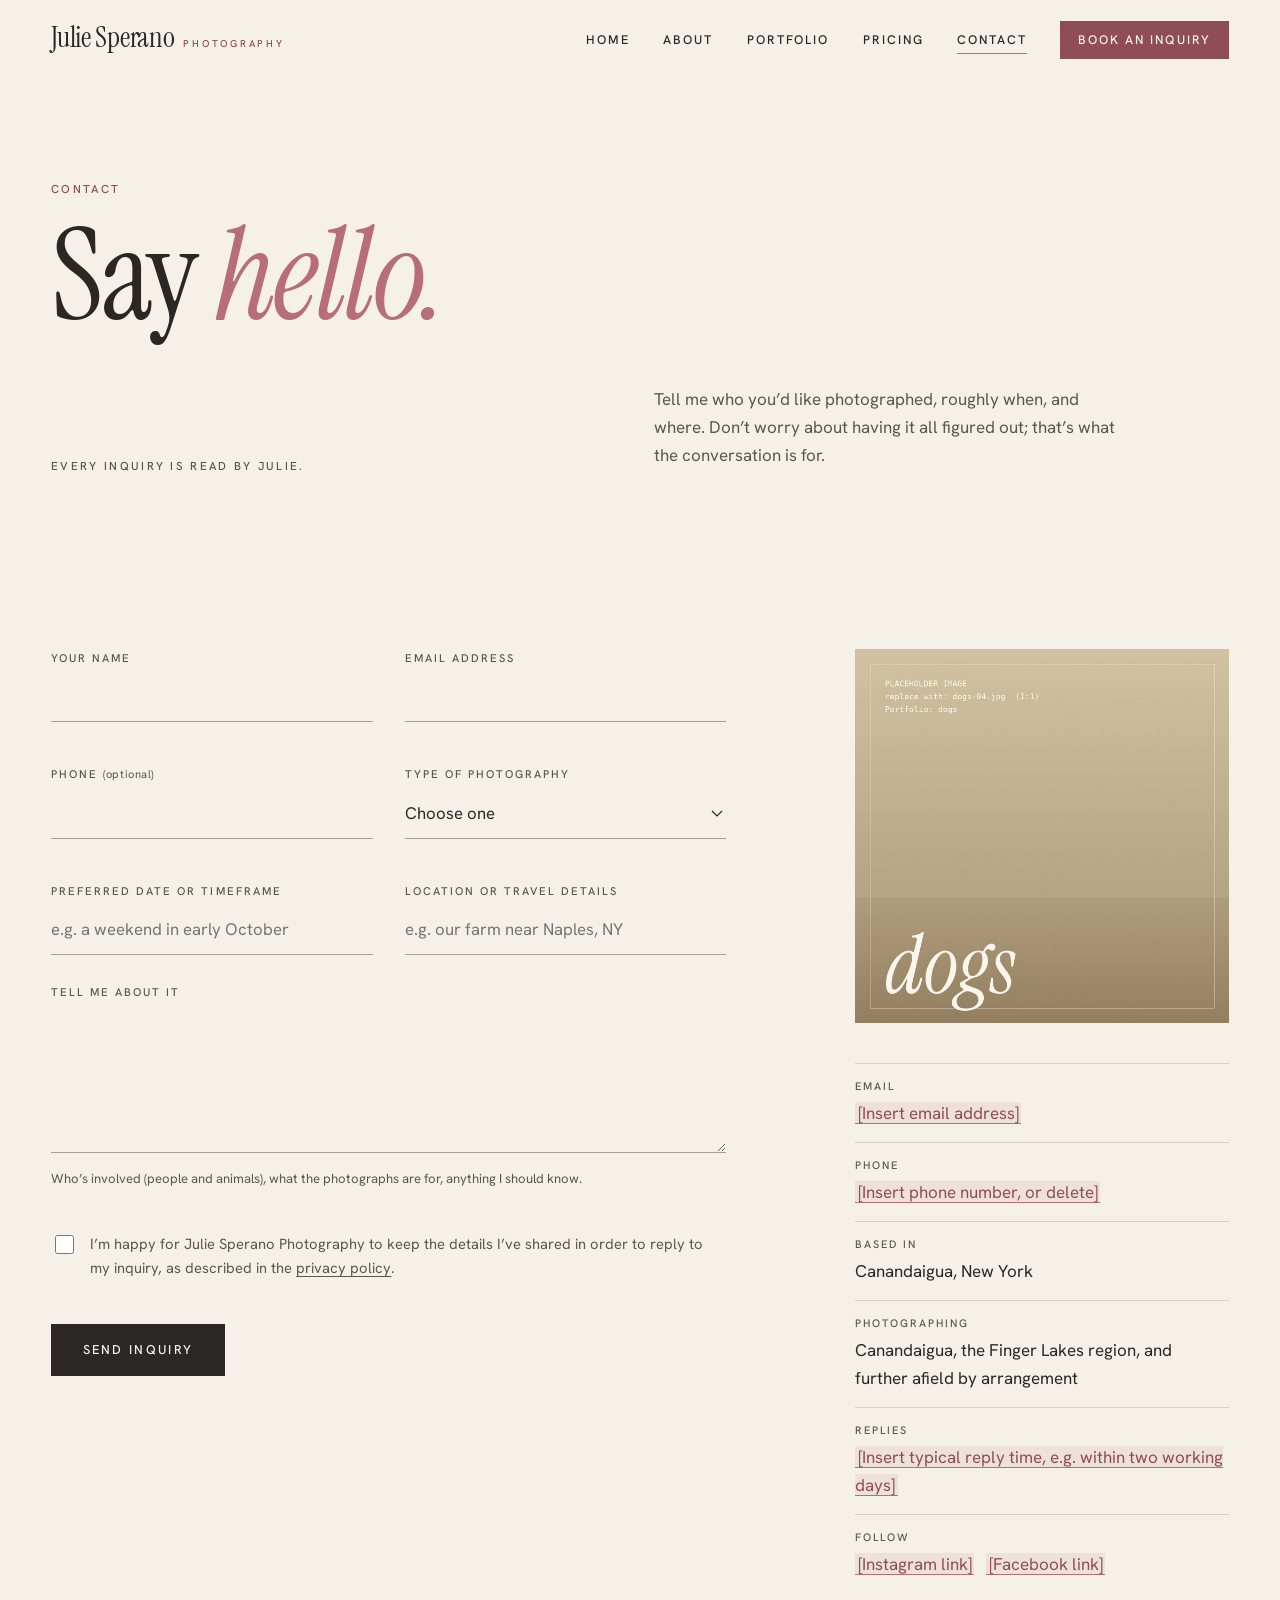
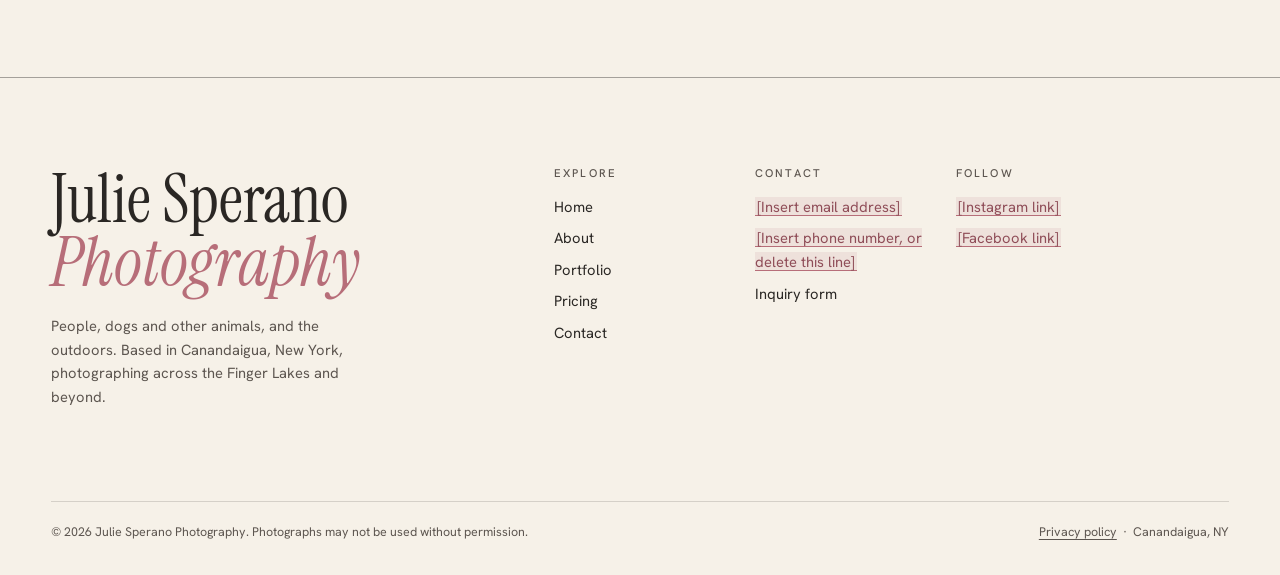
<file: julie-sperano-photography/site/contact.html>
<!doctype html>
<html lang="en">
<head>
  <meta charset="utf-8">
  <meta name="viewport" content="width=device-width, initial-scale=1">
  <title>Contact & Inquiries | Julie Sperano Photography, Canandaigua, NY</title>
  <meta name="description" content="Inquire about a portrait, couples, dog, pet, animal or outdoor photography session with Julie Sperano in Canandaigua and the Finger Lakes, New York.">
  <link rel="canonical" href="https://juliesperano.com/contact.html">
  <meta name="theme-color" content="#f6f1e8">

  <!-- Link previews (Facebook, iMessage, LinkedIn, X) -->
  <meta property="og:type" content="website">
  <meta property="og:site_name" content="Julie Sperano Photography">
  <meta property="og:title" content="Contact & Inquiries | Julie Sperano Photography, Canandaigua, NY">
  <meta property="og:description" content="Inquire about a portrait, couples, dog, pet, animal or outdoor photography session with Julie Sperano in Canandaigua and the Finger Lakes, New York.">
  <meta property="og:url" content="https://juliesperano.com/contact.html">
  <meta property="og:image" content="https://juliesperano.com/images/social/share.jpg">
  <meta property="og:image:width" content="1200">
  <meta property="og:image:height" content="630">
  <meta property="og:image:alt" content="Julie Sperano Photography, Canandaigua and the Finger Lakes, New York">
  <meta name="twitter:card" content="summary_large_image">

  <link rel="icon" href="favicon.svg" type="image/svg+xml">
  <link rel="icon" href="icon-192.png" type="image/png" sizes="192x192">
  <link rel="apple-touch-icon" href="apple-touch-icon.png">
  <link rel="manifest" href="site.webmanifest">

  <link rel="preload" href="assets/fonts/instrument-serif-latin-400-normal.woff2" as="font" type="font/woff2" crossorigin>
  <link rel="preload" href="assets/fonts/hanken-grotesk-latin-wght-normal.woff2" as="font" type="font/woff2" crossorigin>
  <link rel="stylesheet" href="assets/css/site.css">
  <script>document.documentElement.classList.add("js");</script>
</head>
<body>
<a class="skip-link" href="#main">Skip to content</a>

<!-- ============ SITE HEADER (identical on every page) ============ -->
<header class="site-header">
  <div class="wrap site-header__inner">
    <a class="wordmark" href="index.html" aria-label="Julie Sperano Photography, home">
      <span class="wordmark__name">Julie Sperano</span>
      <span class="wordmark__sub">Photography</span>
    </a>
    <button class="nav-toggle" type="button" aria-expanded="false" aria-controls="site-nav">
      <span class="nav-toggle__label">Menu</span><span class="nav-toggle__bars" aria-hidden="true"></span>
    </button>
    <nav class="site-nav" id="site-nav" aria-label="Main">
      <ul>
        <li><a href="index.html">Home</a></li>
        <li><a href="about.html">About</a></li>
        <li><a href="portfolio.html">Portfolio</a></li>
        <li><a href="pricing.html">Pricing</a></li>
        <li><a href="contact.html" aria-current="page">Contact</a></li>
        <li><a class="nav-inquire" href="contact.html" aria-current="page">Book an inquiry</a></li>
      </ul>
    </nav>
  </div>
</header>
<!-- ============ END SITE HEADER ============ -->

<main id="main">

  <section class="page-intro" aria-labelledby="page-title">
    <div class="wrap grid">
      <span class="kicker kicker--rose" style="grid-column:1/-1">Contact</span>
      <h1 class="page-intro__title" id="page-title">Say <em>hello.</em></h1>
      <p class="page-intro__meta kicker">Every inquiry is read by Julie.</p>
      <p class="page-intro__text">Tell me who you&rsquo;d like photographed, roughly when, and where. Don&rsquo;t worry about having it all figured out; that&rsquo;s what the conversation is for.</p>
    </div>
  </section>

  <section class="section section--tight" aria-label="Inquiry form and contact details">
    <div class="wrap grid">
      <div class="contact-form">
        <!-- This form is handled by Netlify Forms. See README, section "The contact form". -->
        <form name="inquiry" method="POST" action="/thank-you.html" data-netlify="true" netlify-honeypot="bot-field" data-inquiry-form data-fallback-email="[Insert email address]" novalidate>
          <input type="hidden" name="form-name" value="inquiry">
          <p class="hp-field" aria-hidden="true"><label>Leave this empty: <input name="bot-field" tabindex="-1" autocomplete="off"></label></p>

          <div class="form-grid">
            <div class="field field--half">
              <label for="inquiry-name">Your name</label>
              <input id="inquiry-name" name="name" type="text" autocomplete="name" required data-required="Please tell me your name." aria-describedby="inquiry-name-error">
              <p class="field__error" id="inquiry-name-error"></p>
            </div>
            <div class="field field--half">
              <label for="inquiry-email">Email address</label>
              <input id="inquiry-email" name="email" type="email" autocomplete="email" required data-required="Please add your email so I can reply." aria-describedby="inquiry-email-error">
              <p class="field__error" id="inquiry-email-error"></p>
            </div>
            <div class="field field--half">
              <label for="inquiry-phone">Phone <span class="optional">(optional)</span></label>
              <input id="inquiry-phone" name="phone" type="tel" autocomplete="tel">
            </div>
            <div class="field field--half">
              <label for="inquiry-type">Type of photography</label>
              <select id="inquiry-type" name="session_type" required data-required="Please choose the closest option." aria-describedby="inquiry-type-error">
                <option value="">Choose one</option>
              <option data-key="portraits" value="Portraits & family">Portraits &amp; family</option>
              <option data-key="couples" value="Couples">Couples</option>
              <option data-key="dogs" value="Dogs & pets">Dogs &amp; pets</option>
              <option data-key="animals" value="Other animals">Other animals</option>
              <option data-key="outdoors" value="Outdoor & nature">Outdoor &amp; nature</option>
              <option data-key="custom" value="Something else / custom">Something else / custom</option>
              </select>
              <p class="field__error" id="inquiry-type-error"></p>
            </div>
            <div class="field field--half">
              <label for="inquiry-date">Preferred date or timeframe</label>
              <input id="inquiry-date" name="date_or_timeframe" type="text" placeholder="e.g. a weekend in early October">
            </div>
            <div class="field field--half">
              <label for="inquiry-location">Location or travel details</label>
              <input id="inquiry-location" name="location" type="text" placeholder="e.g. our farm near Naples, NY">
            </div>
            <div class="field">
              <label for="inquiry-message">Tell me about it</label>
              <textarea id="inquiry-message" name="message" required data-required="A sentence or two is plenty." aria-describedby="inquiry-message-error inquiry-message-hint"></textarea>
              <p class="field__hint" id="inquiry-message-hint">Who&rsquo;s involved (people and animals), what the photographs are for, anything I should know.</p>
              <p class="field__error" id="inquiry-message-error"></p>
            </div>
            <div class="field">
              <div class="check">
                <input id="inquiry-consent" name="consent" type="checkbox" value="yes" required aria-describedby="inquiry-consent-error">
                <label for="inquiry-consent">I&rsquo;m happy for Julie Sperano Photography to keep the details I&rsquo;ve shared in order to reply to my inquiry, as described in the <a href="privacy.html">privacy policy</a>.</label>
              </div>
              <p class="field__error" id="inquiry-consent-error"></p>
            </div>
          </div>

          <button class="button" type="submit">Send inquiry</button>
          <div class="form-status" id="form-status" role="status" aria-live="polite" tabindex="-1" hidden></div>
        </form>
      </div>

      <aside class="contact-aside" aria-label="Contact details">
        <figure class="frame ">
      <div class="frame__img r-1x1"><img src="images/portfolio/dogs-04.jpg" alt="Placeholder for a square dog photograph" width="1400" height="1400" loading="lazy" decoding="async"></div>
    </figure>
        <dl>
          <div><dt>Email</dt><dd><span class="ph">[Insert email address]</span></dd></div>
          <div><dt>Phone</dt><dd><span class="ph">[Insert phone number, or delete]</span></dd></div>
          <div><dt>Based in</dt><dd>Canandaigua, New York</dd></div>
          <div><dt>Photographing</dt><dd>Canandaigua, the Finger Lakes region, and further afield by arrangement</dd></div>
          <div><dt>Replies</dt><dd><span class="ph">[Insert typical reply time, e.g. within two working days]</span></dd></div>
          <div><dt>Follow</dt><dd><span class="ph">[Instagram link]</span> &nbsp; <span class="ph">[Facebook link]</span></dd></div>
        </dl>
      </aside>
    </div>
  </section>

</main>

<!-- ============ SITE FOOTER (identical on every page) ============ -->
<footer class="site-footer">
  <div class="wrap grid">
    <div class="footer-mark">
      Julie Sperano <em>Photography</em>
      <p>People, dogs and other animals, and the outdoors. Based in Canandaigua, New York, photographing across the Finger Lakes and beyond.</p>
    </div>
    <div class="footer-col">
      <h2>Explore</h2>
      <ul>
          <li><a href="index.html">Home</a></li>
          <li><a href="about.html">About</a></li>
          <li><a href="portfolio.html">Portfolio</a></li>
          <li><a href="pricing.html">Pricing</a></li>
          <li><a href="contact.html">Contact</a></li>
        </ul>
    </div>
    <div class="footer-col">
      <h2>Contact</h2>
      <ul>
        <li><span class="ph">[Insert email address]</span></li>
        <li><span class="ph">[Insert phone number, or delete this line]</span></li>
        <li><a href="contact.html">Inquiry form</a></li>
      </ul>
    </div>
    <div class="footer-col">
      <h2>Follow</h2>
      <ul>
        <li><span class="ph">[Instagram link]</span></li>
        <li><span class="ph">[Facebook link]</span></li>
      </ul>
    </div>
    <div class="footer-base">
      <span>&copy; <span data-year>2026</span> Julie Sperano Photography. Photographs may not be used without permission.</span>
      <span><a href="privacy.html">Privacy policy</a> &nbsp;·&nbsp; Canandaigua, NY</span>
    </div>
  </div>
</footer>
<!-- ============ END SITE FOOTER ============ -->

<script src="assets/js/site.js" defer></script>
</body>
</html>
</file>
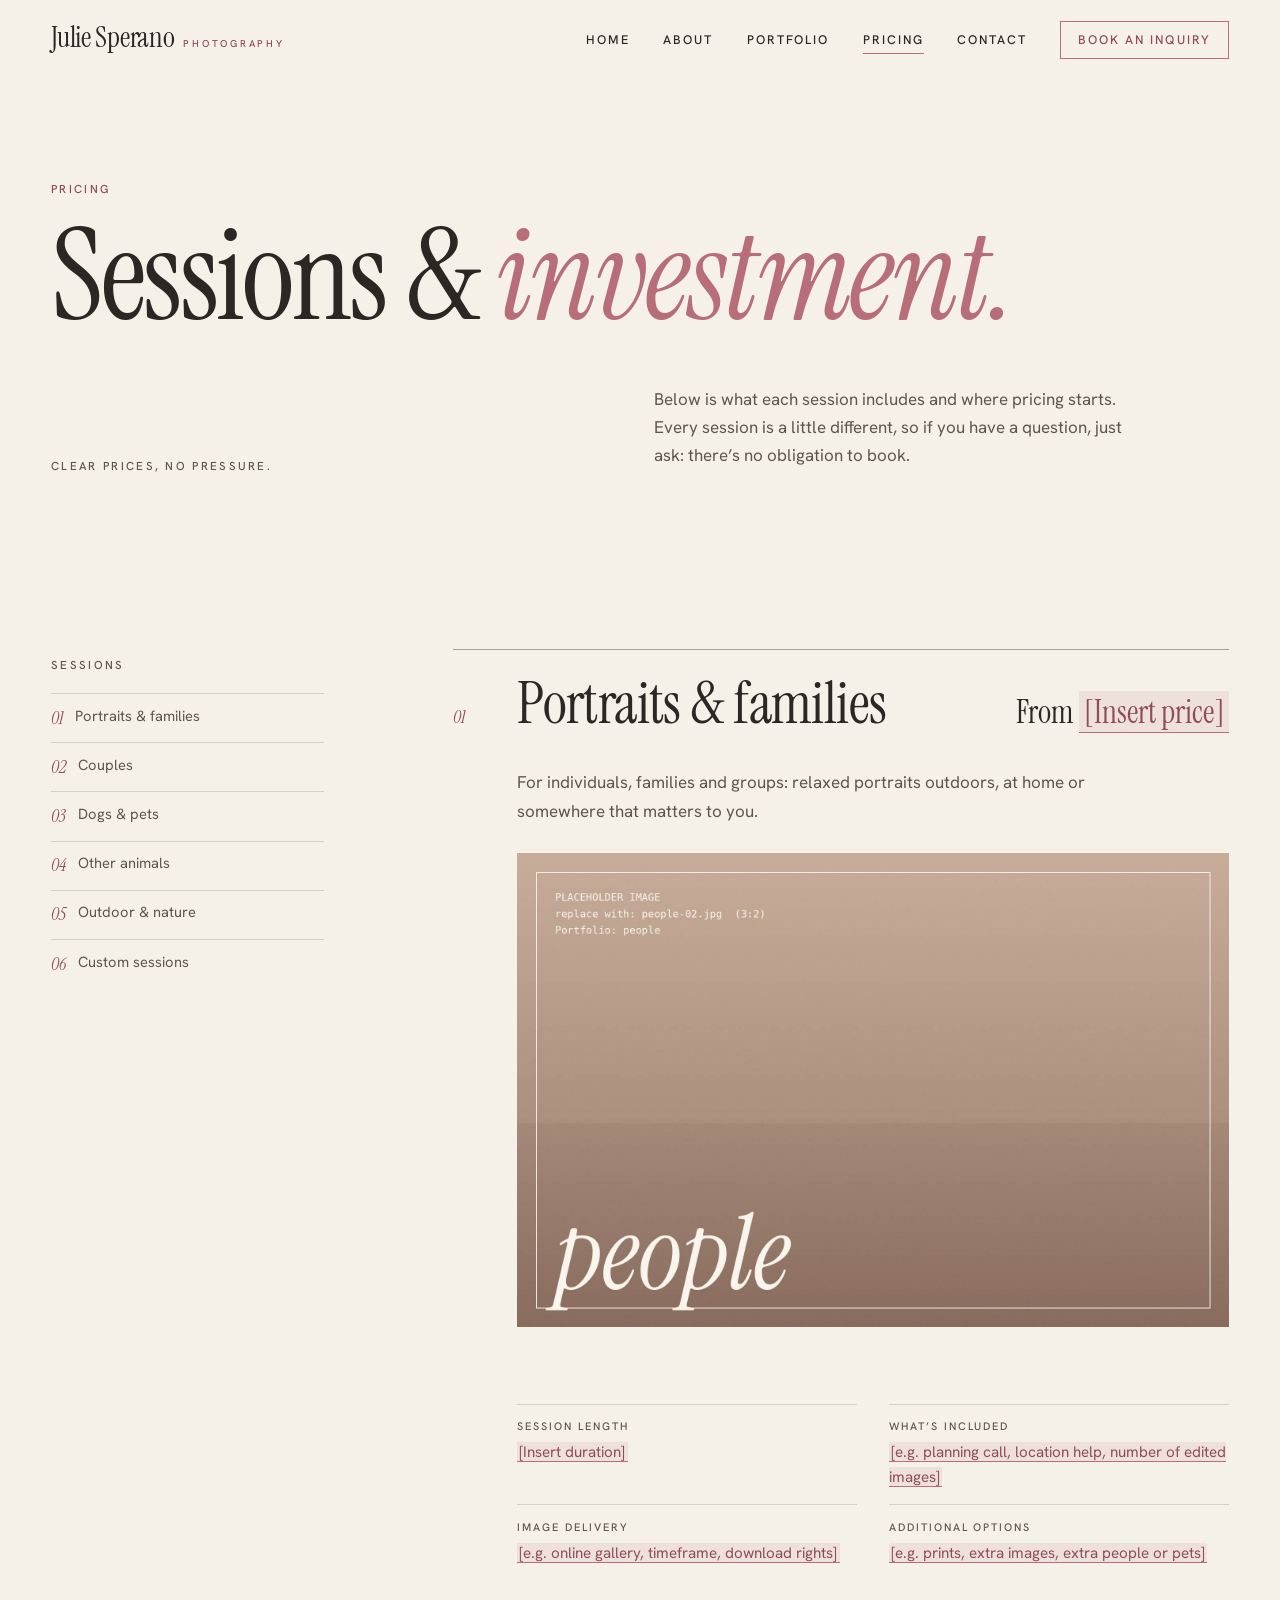
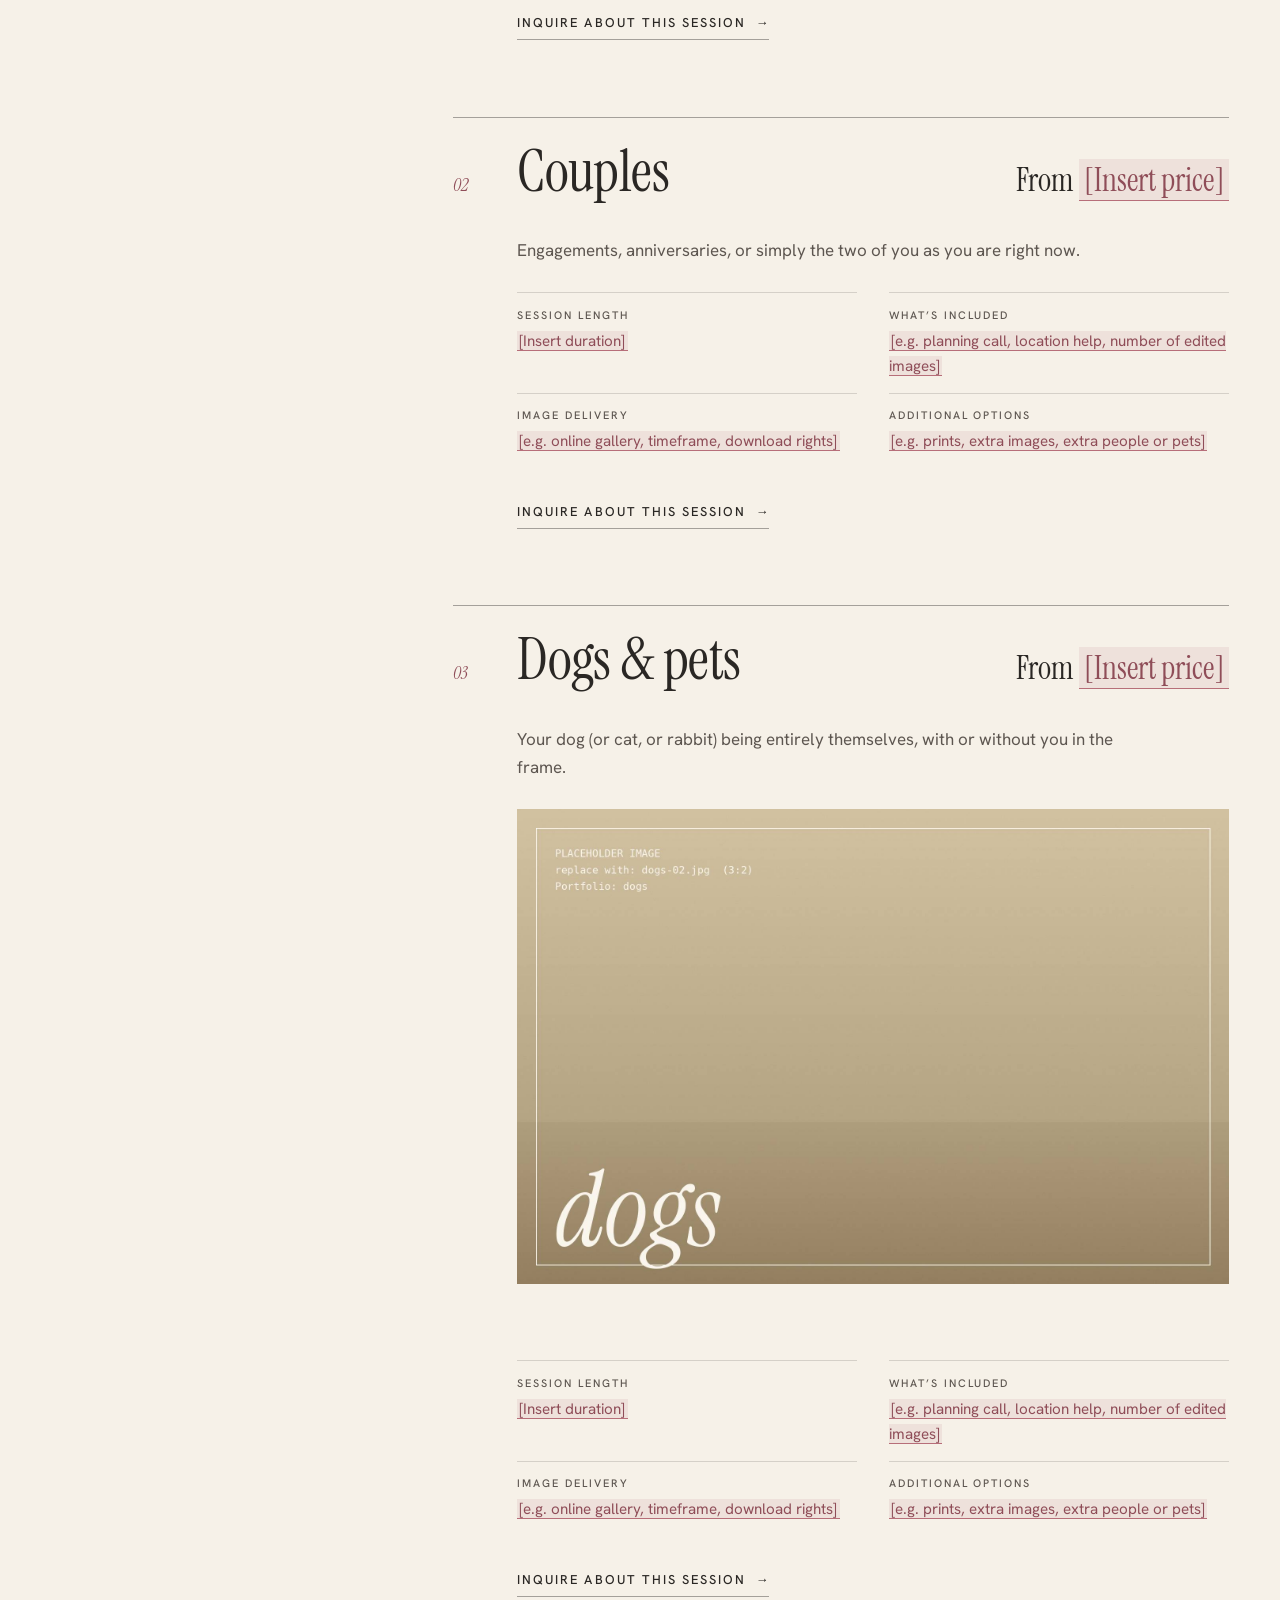
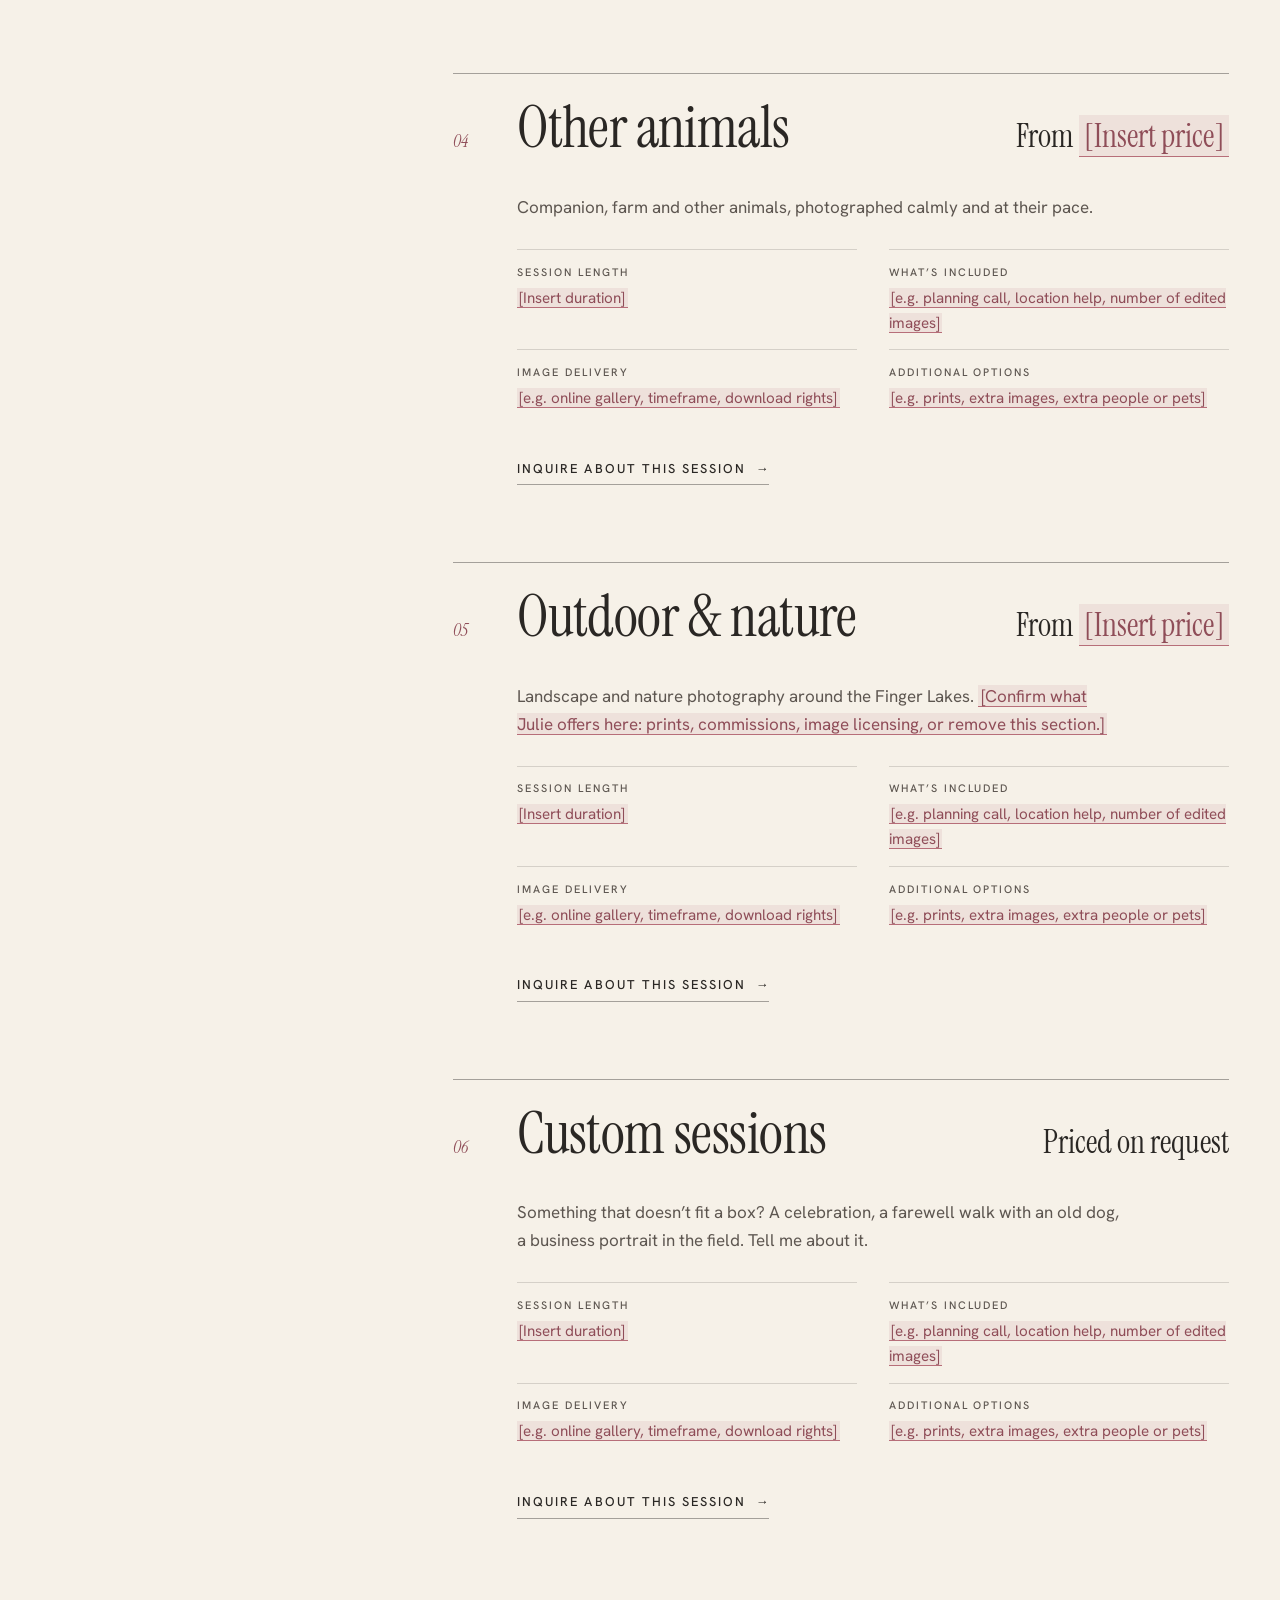
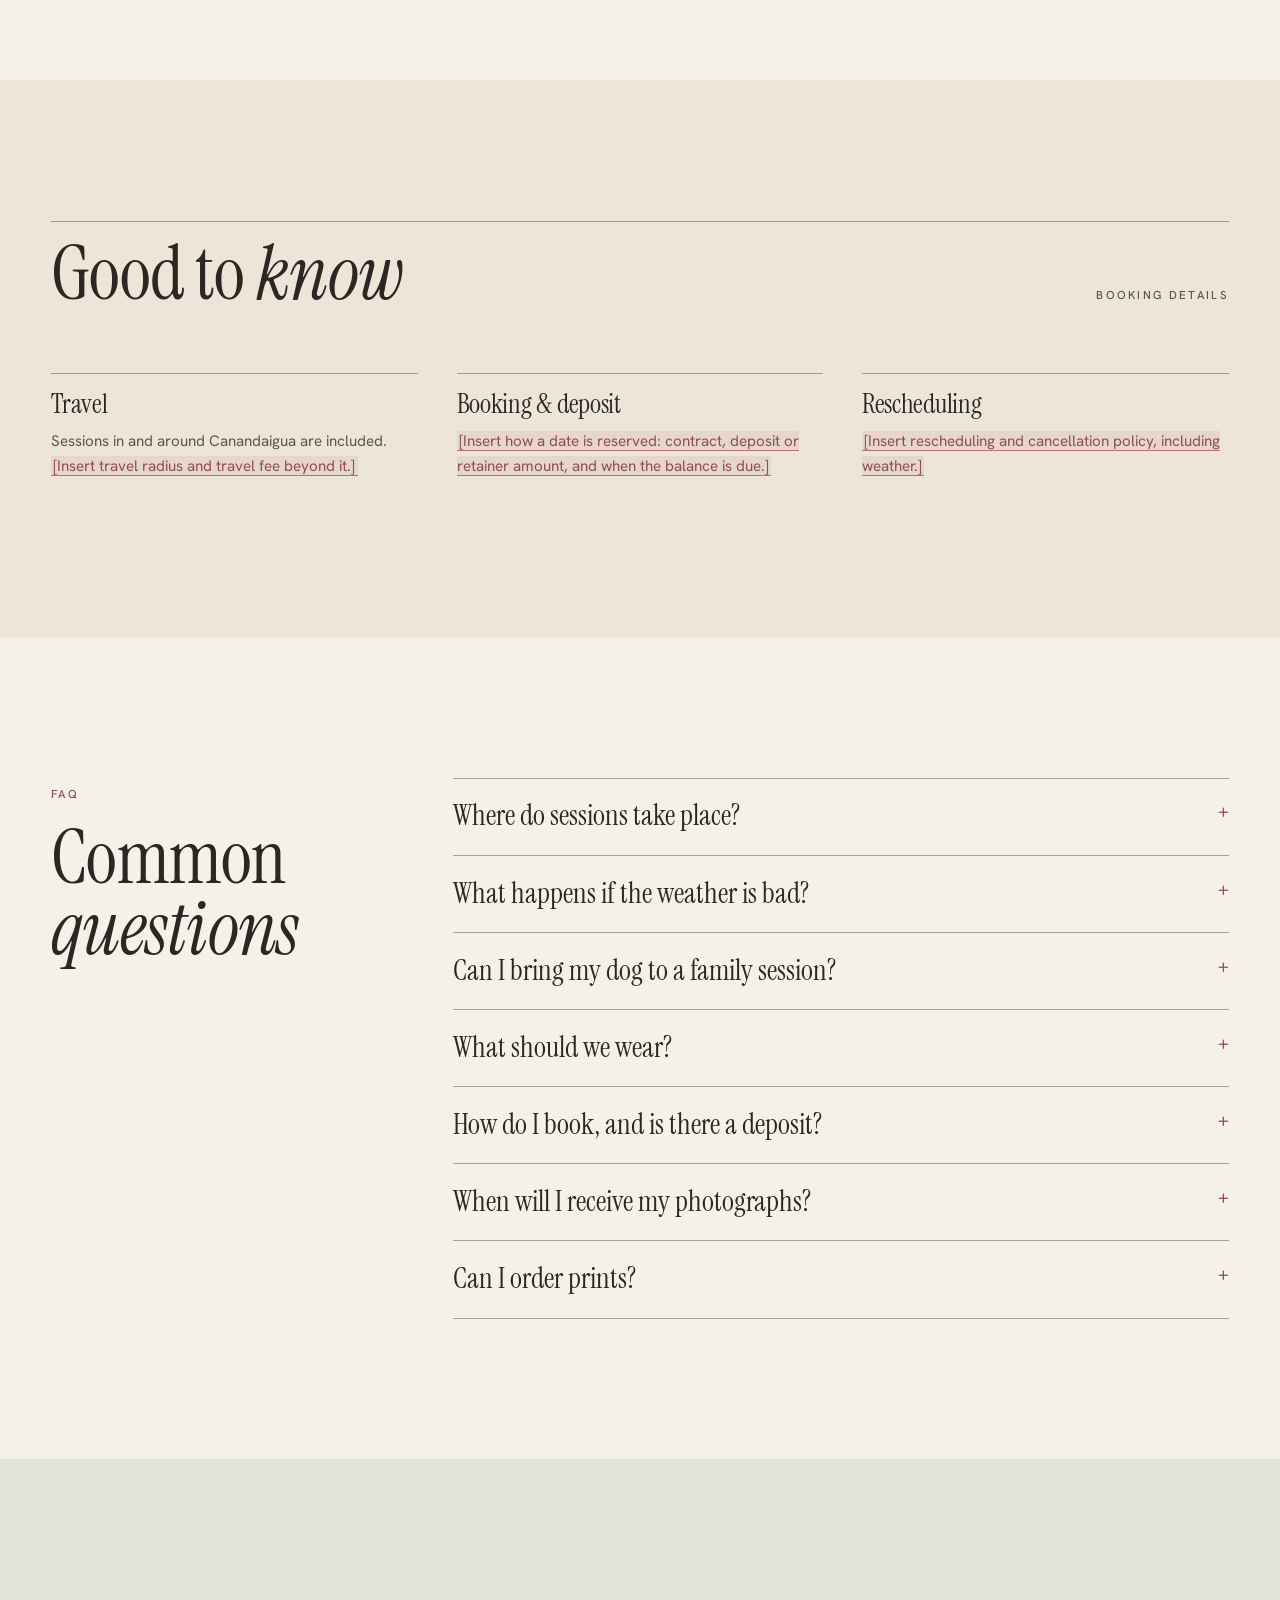
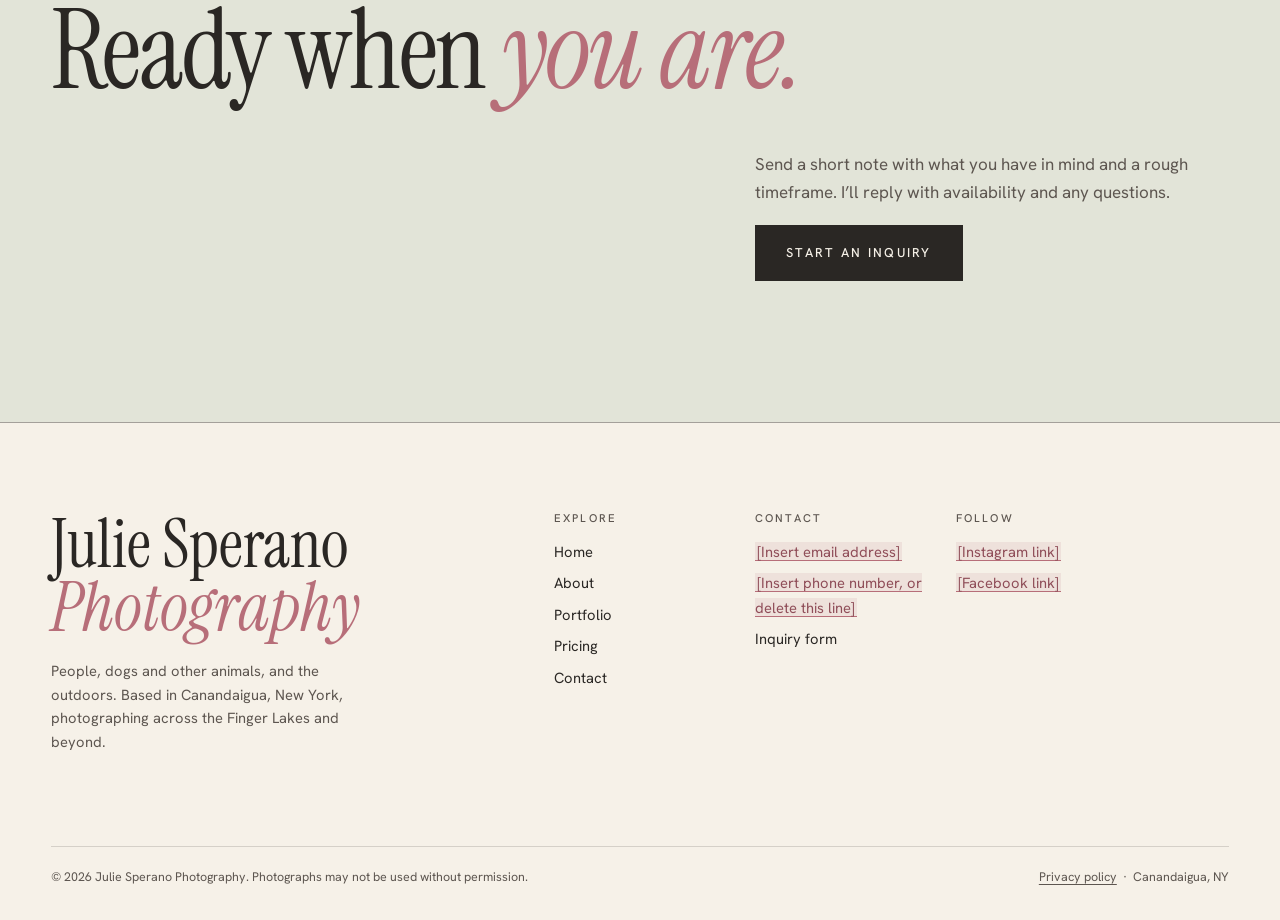
<file: julie-sperano-photography/site/pricing.html>
<!doctype html>
<html lang="en">
<head>
  <meta charset="utf-8">
  <meta name="viewport" content="width=device-width, initial-scale=1">
  <title>Pricing | Julie Sperano Photography, Canandaigua & Finger Lakes</title>
  <meta name="description" content="Session pricing for portraits and families, couples, dogs and pets, other animals, and outdoor photography with Julie Sperano in Canandaigua, NY.">
  <link rel="canonical" href="https://juliesperano.com/pricing.html">
  <meta name="theme-color" content="#f6f1e8">

  <!-- Link previews (Facebook, iMessage, LinkedIn, X) -->
  <meta property="og:type" content="website">
  <meta property="og:site_name" content="Julie Sperano Photography">
  <meta property="og:title" content="Pricing | Julie Sperano Photography, Canandaigua & Finger Lakes">
  <meta property="og:description" content="Session pricing for portraits and families, couples, dogs and pets, other animals, and outdoor photography with Julie Sperano in Canandaigua, NY.">
  <meta property="og:url" content="https://juliesperano.com/pricing.html">
  <meta property="og:image" content="https://juliesperano.com/images/social/share.jpg">
  <meta property="og:image:width" content="1200">
  <meta property="og:image:height" content="630">
  <meta property="og:image:alt" content="Julie Sperano Photography, Canandaigua and the Finger Lakes, New York">
  <meta name="twitter:card" content="summary_large_image">

  <link rel="icon" href="favicon.svg" type="image/svg+xml">
  <link rel="icon" href="icon-192.png" type="image/png" sizes="192x192">
  <link rel="apple-touch-icon" href="apple-touch-icon.png">
  <link rel="manifest" href="site.webmanifest">

  <link rel="preload" href="assets/fonts/instrument-serif-latin-400-normal.woff2" as="font" type="font/woff2" crossorigin>
  <link rel="preload" href="assets/fonts/hanken-grotesk-latin-wght-normal.woff2" as="font" type="font/woff2" crossorigin>
  <link rel="stylesheet" href="assets/css/site.css">
  <script>document.documentElement.classList.add("js");</script>
</head>
<body>
<a class="skip-link" href="#main">Skip to content</a>

<!-- ============ SITE HEADER (identical on every page) ============ -->
<header class="site-header">
  <div class="wrap site-header__inner">
    <a class="wordmark" href="index.html" aria-label="Julie Sperano Photography, home">
      <span class="wordmark__name">Julie Sperano</span>
      <span class="wordmark__sub">Photography</span>
    </a>
    <button class="nav-toggle" type="button" aria-expanded="false" aria-controls="site-nav">
      <span class="nav-toggle__label">Menu</span><span class="nav-toggle__bars" aria-hidden="true"></span>
    </button>
    <nav class="site-nav" id="site-nav" aria-label="Main">
      <ul>
        <li><a href="index.html">Home</a></li>
        <li><a href="about.html">About</a></li>
        <li><a href="portfolio.html">Portfolio</a></li>
        <li><a href="pricing.html" aria-current="page">Pricing</a></li>
        <li><a href="contact.html">Contact</a></li>
        <li><a class="nav-inquire" href="contact.html">Book an inquiry</a></li>
      </ul>
    </nav>
  </div>
</header>
<!-- ============ END SITE HEADER ============ -->

<main id="main">

  <section class="page-intro" aria-labelledby="page-title">
    <div class="wrap grid">
      <span class="kicker kicker--rose" style="grid-column:1/-1">Pricing</span>
      <h1 class="page-intro__title" id="page-title">Sessions &amp; <em>investment.</em></h1>
      <p class="page-intro__meta kicker">Clear prices, no pressure.</p>
      <p class="page-intro__text">Below is what each session includes and where pricing starts. Every session is a little different, so if you have a question, just ask: there&rsquo;s no obligation to book.</p>
    </div>
  </section>

  <section class="section section--tight" aria-label="Session types">
    <div class="wrap grid pricing-layout">
      <nav class="pricing-index" aria-label="Session types">
        <span class="kicker">Sessions</span>
        <ol>
          <li><a href="#portraits"><span class="index-no">01</span>Portraits &amp; families</a></li>
          <li><a href="#couples"><span class="index-no">02</span>Couples</a></li>
          <li><a href="#dogs"><span class="index-no">03</span>Dogs &amp; pets</a></li>
          <li><a href="#animals"><span class="index-no">04</span>Other animals</a></li>
          <li><a href="#outdoors"><span class="index-no">05</span>Outdoor &amp; nature</a></li>
          <li><a href="#custom"><span class="index-no">06</span>Custom sessions</a></li>
        </ol>
      </nav>
      <div class="sessions">
        <article class="session reveal" id="portraits" aria-labelledby="portraits-title">
          <div class="session__head">
            <span class="index-no">01</span>
            <h2 class="session__name" id="portraits-title">Portraits &amp; families</h2>
            <p class="session__price"><strong>From <span class="ph">[Insert price]</span></strong></p>
          </div>
          <p class="session__desc">For individuals, families and groups: relaxed portraits outdoors, at home or somewhere that matters to you.</p>
          <div class="session-figure"><figure class="frame ">
      <div class="frame__img r-3x2"><img src="images/portfolio/people-02.jpg" alt="Placeholder photograph for Portraits and families sessions" width="1800" height="1200" loading="lazy" decoding="async"></div>
    </figure></div>
          <dl class="session__details">
            <div><dt>Session length</dt><dd><span class="ph">[Insert duration]</span></dd></div>
            <div><dt>What&rsquo;s included</dt><dd><span class="ph">[e.g. planning call, location help, number of edited images]</span></dd></div>
            <div><dt>Image delivery</dt><dd><span class="ph">[e.g. online gallery, timeframe, download rights]</span></dd></div>
            <div><dt>Additional options</dt><dd><span class="ph">[e.g. prints, extra images, extra people or pets]</span></dd></div>
          </dl>
          <a class="link-arrow" href="contact.html?type=portraits">Inquire about this session<span class="visually-hidden">: Portraits &amp; families</span></a>
        </article>
        <article class="session reveal" id="couples" aria-labelledby="couples-title">
          <div class="session__head">
            <span class="index-no">02</span>
            <h2 class="session__name" id="couples-title">Couples</h2>
            <p class="session__price"><strong>From <span class="ph">[Insert price]</span></strong></p>
          </div>
          <p class="session__desc">Engagements, anniversaries, or simply the two of you as you are right now.</p>
          <dl class="session__details">
            <div><dt>Session length</dt><dd><span class="ph">[Insert duration]</span></dd></div>
            <div><dt>What&rsquo;s included</dt><dd><span class="ph">[e.g. planning call, location help, number of edited images]</span></dd></div>
            <div><dt>Image delivery</dt><dd><span class="ph">[e.g. online gallery, timeframe, download rights]</span></dd></div>
            <div><dt>Additional options</dt><dd><span class="ph">[e.g. prints, extra images, extra people or pets]</span></dd></div>
          </dl>
          <a class="link-arrow" href="contact.html?type=couples">Inquire about this session<span class="visually-hidden">: Couples</span></a>
        </article>
        <article class="session reveal" id="dogs" aria-labelledby="dogs-title">
          <div class="session__head">
            <span class="index-no">03</span>
            <h2 class="session__name" id="dogs-title">Dogs &amp; pets</h2>
            <p class="session__price"><strong>From <span class="ph">[Insert price]</span></strong></p>
          </div>
          <p class="session__desc">Your dog (or cat, or rabbit) being entirely themselves, with or without you in the frame.</p>
          <div class="session-figure"><figure class="frame ">
      <div class="frame__img r-3x2"><img src="images/portfolio/dogs-02.jpg" alt="Placeholder photograph for Dogs and pets sessions" width="1800" height="1200" loading="lazy" decoding="async"></div>
    </figure></div>
          <dl class="session__details">
            <div><dt>Session length</dt><dd><span class="ph">[Insert duration]</span></dd></div>
            <div><dt>What&rsquo;s included</dt><dd><span class="ph">[e.g. planning call, location help, number of edited images]</span></dd></div>
            <div><dt>Image delivery</dt><dd><span class="ph">[e.g. online gallery, timeframe, download rights]</span></dd></div>
            <div><dt>Additional options</dt><dd><span class="ph">[e.g. prints, extra images, extra people or pets]</span></dd></div>
          </dl>
          <a class="link-arrow" href="contact.html?type=dogs">Inquire about this session<span class="visually-hidden">: Dogs &amp; pets</span></a>
        </article>
        <article class="session reveal" id="animals" aria-labelledby="animals-title">
          <div class="session__head">
            <span class="index-no">04</span>
            <h2 class="session__name" id="animals-title">Other animals</h2>
            <p class="session__price"><strong>From <span class="ph">[Insert price]</span></strong></p>
          </div>
          <p class="session__desc">Companion, farm and other animals, photographed calmly and at their pace.</p>
          <dl class="session__details">
            <div><dt>Session length</dt><dd><span class="ph">[Insert duration]</span></dd></div>
            <div><dt>What&rsquo;s included</dt><dd><span class="ph">[e.g. planning call, location help, number of edited images]</span></dd></div>
            <div><dt>Image delivery</dt><dd><span class="ph">[e.g. online gallery, timeframe, download rights]</span></dd></div>
            <div><dt>Additional options</dt><dd><span class="ph">[e.g. prints, extra images, extra people or pets]</span></dd></div>
          </dl>
          <a class="link-arrow" href="contact.html?type=animals">Inquire about this session<span class="visually-hidden">: Other animals</span></a>
        </article>
        <article class="session reveal" id="outdoors" aria-labelledby="outdoors-title">
          <div class="session__head">
            <span class="index-no">05</span>
            <h2 class="session__name" id="outdoors-title">Outdoor &amp; nature</h2>
            <p class="session__price"><strong>From <span class="ph">[Insert price]</span></strong></p>
          </div>
          <p class="session__desc">Landscape and nature photography around the Finger Lakes. <span class="ph">[Confirm what Julie offers here: prints, commissions, image licensing, or remove this section.]</span></p>
          <dl class="session__details">
            <div><dt>Session length</dt><dd><span class="ph">[Insert duration]</span></dd></div>
            <div><dt>What&rsquo;s included</dt><dd><span class="ph">[e.g. planning call, location help, number of edited images]</span></dd></div>
            <div><dt>Image delivery</dt><dd><span class="ph">[e.g. online gallery, timeframe, download rights]</span></dd></div>
            <div><dt>Additional options</dt><dd><span class="ph">[e.g. prints, extra images, extra people or pets]</span></dd></div>
          </dl>
          <a class="link-arrow" href="contact.html?type=outdoors">Inquire about this session<span class="visually-hidden">: Outdoor &amp; nature</span></a>
        </article>
        <article class="session reveal" id="custom" aria-labelledby="custom-title">
          <div class="session__head">
            <span class="index-no">06</span>
            <h2 class="session__name" id="custom-title">Custom sessions</h2>
            <p class="session__price"><strong>Priced on request</strong></p>
          </div>
          <p class="session__desc">Something that doesn&rsquo;t fit a box? A celebration, a farewell walk with an old dog, a business portrait in the field. Tell me about it.</p>
          <dl class="session__details">
            <div><dt>Session length</dt><dd><span class="ph">[Insert duration]</span></dd></div>
            <div><dt>What&rsquo;s included</dt><dd><span class="ph">[e.g. planning call, location help, number of edited images]</span></dd></div>
            <div><dt>Image delivery</dt><dd><span class="ph">[e.g. online gallery, timeframe, download rights]</span></dd></div>
            <div><dt>Additional options</dt><dd><span class="ph">[e.g. prints, extra images, extra people or pets]</span></dd></div>
          </dl>
          <a class="link-arrow" href="contact.html?type=custom">Inquire about this session<span class="visually-hidden">: Custom sessions</span></a>
        </article>
      </div>
    </div>
  </section>

  <section class="section band" aria-labelledby="policies-title">
    <div class="wrap grid">
      <div style="grid-column:1/-1" class="section-head">
        <h2 class="section-title" id="policies-title">Good to <em>know</em></h2>
        <span class="kicker">Booking details</span>
      </div>
      <div class="policies">
        <div class="reveal"><h3>Travel</h3><p>Sessions in and around Canandaigua are included. <span class="ph">[Insert travel radius and travel fee beyond it.]</span></p></div>
        <div class="reveal"><h3>Booking &amp; deposit</h3><p><span class="ph">[Insert how a date is reserved: contract, deposit or retainer amount, and when the balance is due.]</span></p></div>
        <div class="reveal"><h3>Rescheduling</h3><p><span class="ph">[Insert rescheduling and cancellation policy, including weather.]</span></p></div>
      </div>
    </div>
  </section>

  <section class="section" aria-labelledby="faq-title">
    <div class="wrap grid">
      <div class="faq-head">
        <span class="kicker kicker--rose">FAQ</span>
        <h2 class="section-title" id="faq-title" style="margin-top:1rem">Common <em>questions</em></h2>
      </div>
      <div class="faq">
        <details>
          <summary>Where do sessions take place?</summary>
          <div><p>Most sessions happen outdoors in and around Canandaigua and the Finger Lakes, often somewhere meaningful to you. <span class="ph">[Add: studio or in-home options, and how far Julie travels before a travel fee applies.]</span></p></div>
        </details>
        <details>
          <summary>What happens if the weather is bad?</summary>
          <div><p><span class="ph">[Explain the rain/reschedule policy, e.g. how close to the date you decide and whether rescheduling is free.]</span></p></div>
        </details>
        <details>
          <summary>Can I bring my dog to a family session?</summary>
          <div><p><span class="ph">[Answer: yes/no, and whether it changes the session type or price.]</span></p></div>
        </details>
        <details>
          <summary>What should we wear?</summary>
          <div><p>Comfortable clothes you feel like yourself in, in colors that sit well together outdoors. Avoid large logos and very bright neon. I&rsquo;m happy to help you plan. <span class="ph">[Edit or expand.]</span></p></div>
        </details>
        <details>
          <summary>How do I book, and is there a deposit?</summary>
          <div><p>Start with the <a href="contact.html">inquiry form</a>. <span class="ph">[Explain the booking steps, contract, and deposit or retainer amount.]</span></p></div>
        </details>
        <details>
          <summary>When will I receive my photographs?</summary>
          <div><p><span class="ph">[Insert typical delivery time and how photographs are delivered.]</span></p></div>
        </details>
        <details>
          <summary>Can I order prints?</summary>
          <div><p><span class="ph">[Explain print and product options, or say prints are not offered.]</span></p></div>
        </details>
      </div>
    </div>
  </section>

  <section class="section invite band--sage" aria-labelledby="invite-title">
    <div class="wrap grid">
      <h2 class="invite__title reveal" id="invite-title">Ready when <em>you are.</em></h2>
      <div class="invite__aside reveal">
        <p>Send a short note with what you have in mind and a rough timeframe. I&rsquo;ll reply with availability and any questions.</p>
        <a class="button" href="contact.html">Start an inquiry</a>
      </div>
    </div>
  </section>

</main>

<!-- ============ SITE FOOTER (identical on every page) ============ -->
<footer class="site-footer">
  <div class="wrap grid">
    <div class="footer-mark">
      Julie Sperano <em>Photography</em>
      <p>People, dogs and other animals, and the outdoors. Based in Canandaigua, New York, photographing across the Finger Lakes and beyond.</p>
    </div>
    <div class="footer-col">
      <h2>Explore</h2>
      <ul>
          <li><a href="index.html">Home</a></li>
          <li><a href="about.html">About</a></li>
          <li><a href="portfolio.html">Portfolio</a></li>
          <li><a href="pricing.html">Pricing</a></li>
          <li><a href="contact.html">Contact</a></li>
        </ul>
    </div>
    <div class="footer-col">
      <h2>Contact</h2>
      <ul>
        <li><span class="ph">[Insert email address]</span></li>
        <li><span class="ph">[Insert phone number, or delete this line]</span></li>
        <li><a href="contact.html">Inquiry form</a></li>
      </ul>
    </div>
    <div class="footer-col">
      <h2>Follow</h2>
      <ul>
        <li><span class="ph">[Instagram link]</span></li>
        <li><span class="ph">[Facebook link]</span></li>
      </ul>
    </div>
    <div class="footer-base">
      <span>&copy; <span data-year>2026</span> Julie Sperano Photography. Photographs may not be used without permission.</span>
      <span><a href="privacy.html">Privacy policy</a> &nbsp;·&nbsp; Canandaigua, NY</span>
    </div>
  </div>
</footer>
<!-- ============ END SITE FOOTER ============ -->

<script src="assets/js/site.js" defer></script>
</body>
</html>
</file>
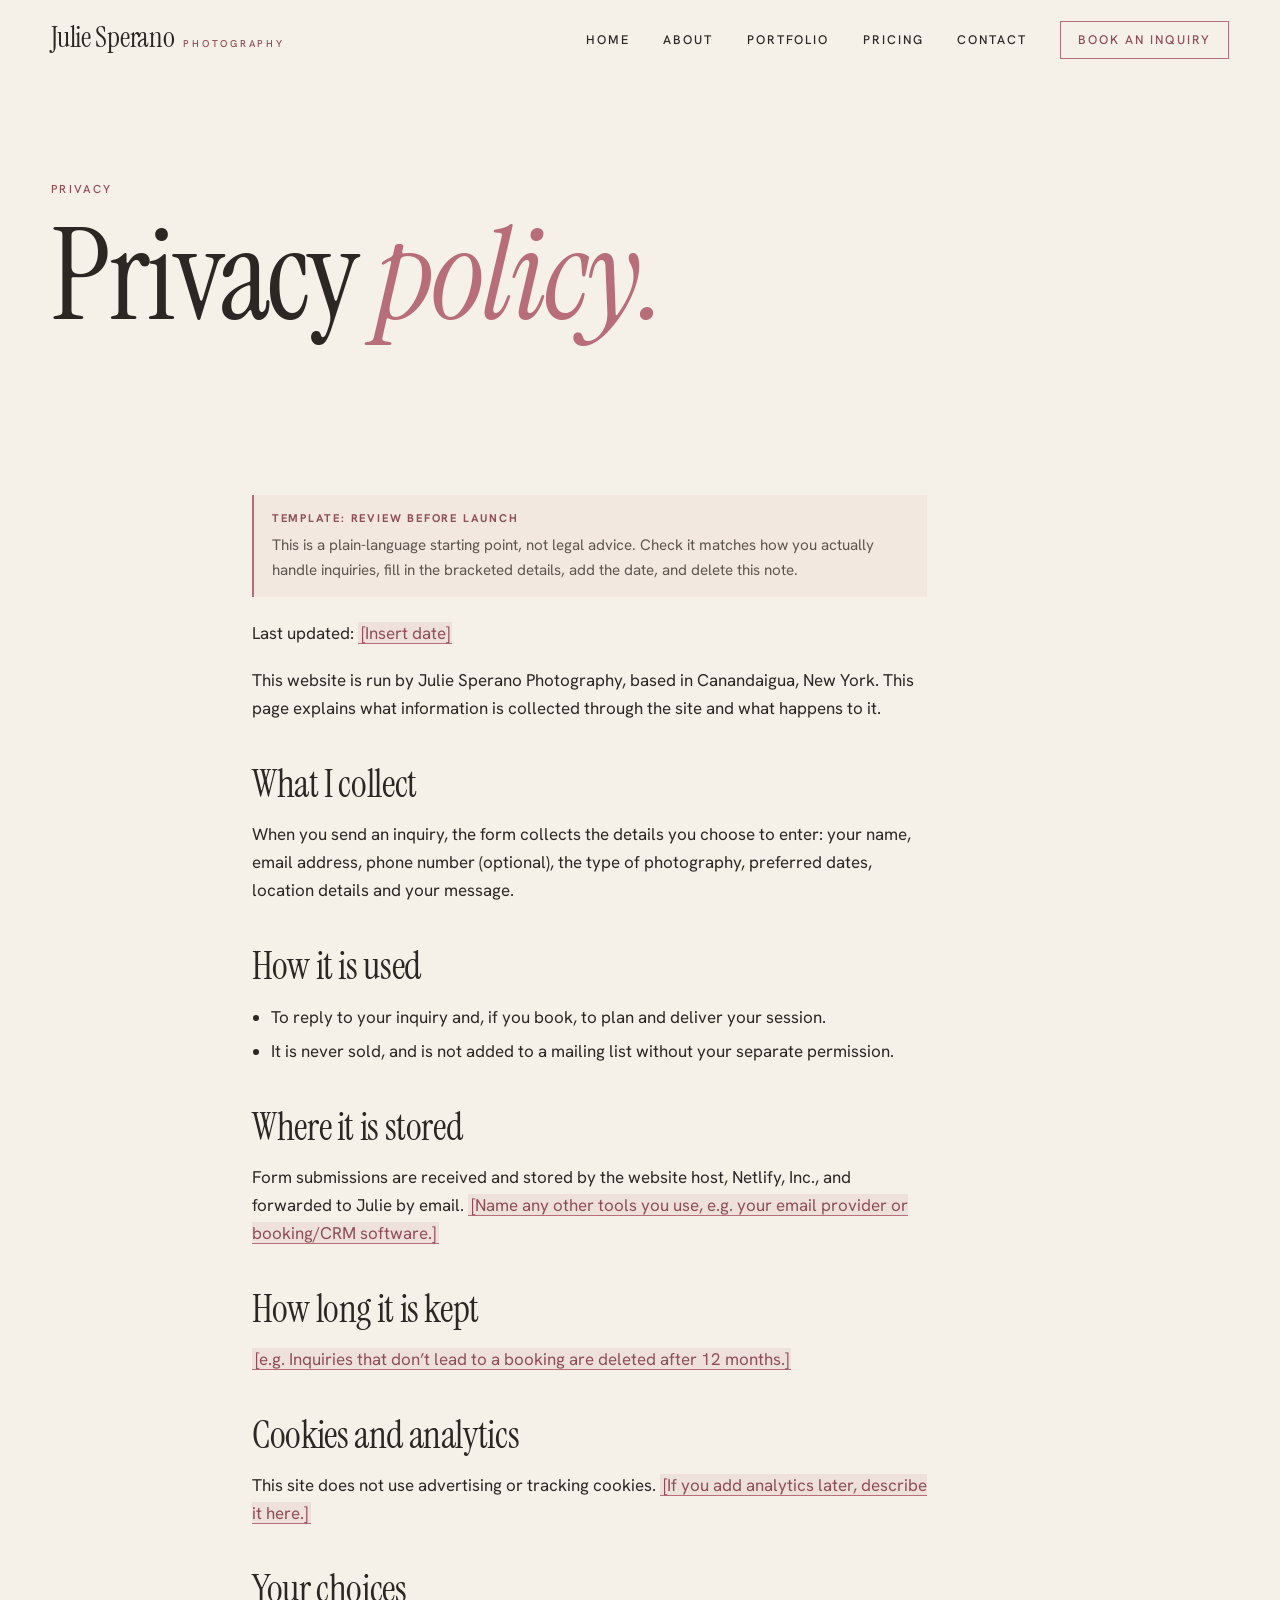
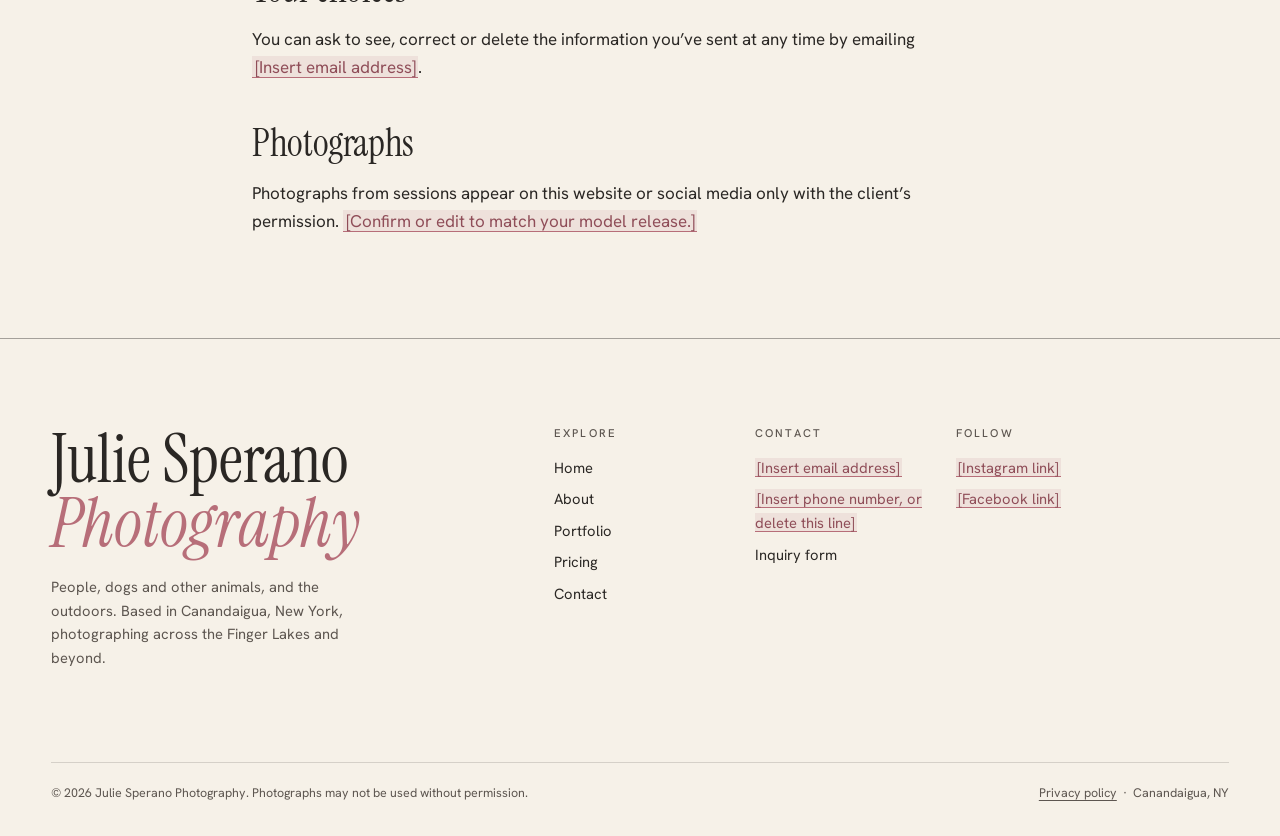
<file: julie-sperano-photography/site/privacy.html>
<!doctype html>
<html lang="en">
<head>
  <meta charset="utf-8">
  <meta name="viewport" content="width=device-width, initial-scale=1">
  <title>Privacy Policy | Julie Sperano Photography</title>
  <meta name="description" content="How Julie Sperano Photography collects and uses the information you share through the website inquiry form.">
  <link rel="canonical" href="https://juliesperano.com/privacy.html">
  <meta name="theme-color" content="#f6f1e8">

  <!-- Link previews (Facebook, iMessage, LinkedIn, X) -->
  <meta property="og:type" content="website">
  <meta property="og:site_name" content="Julie Sperano Photography">
  <meta property="og:title" content="Privacy Policy | Julie Sperano Photography">
  <meta property="og:description" content="How Julie Sperano Photography collects and uses the information you share through the website inquiry form.">
  <meta property="og:url" content="https://juliesperano.com/privacy.html">
  <meta property="og:image" content="https://juliesperano.com/images/social/share.jpg">
  <meta property="og:image:width" content="1200">
  <meta property="og:image:height" content="630">
  <meta property="og:image:alt" content="Julie Sperano Photography, Canandaigua and the Finger Lakes, New York">
  <meta name="twitter:card" content="summary_large_image">

  <link rel="icon" href="favicon.svg" type="image/svg+xml">
  <link rel="icon" href="icon-192.png" type="image/png" sizes="192x192">
  <link rel="apple-touch-icon" href="apple-touch-icon.png">
  <link rel="manifest" href="site.webmanifest">

  <link rel="preload" href="assets/fonts/instrument-serif-latin-400-normal.woff2" as="font" type="font/woff2" crossorigin>
  <link rel="preload" href="assets/fonts/hanken-grotesk-latin-wght-normal.woff2" as="font" type="font/woff2" crossorigin>
  <link rel="stylesheet" href="assets/css/site.css">
  <script>document.documentElement.classList.add("js");</script>
</head>
<body>
<a class="skip-link" href="#main">Skip to content</a>

<!-- ============ SITE HEADER (identical on every page) ============ -->
<header class="site-header">
  <div class="wrap site-header__inner">
    <a class="wordmark" href="index.html" aria-label="Julie Sperano Photography, home">
      <span class="wordmark__name">Julie Sperano</span>
      <span class="wordmark__sub">Photography</span>
    </a>
    <button class="nav-toggle" type="button" aria-expanded="false" aria-controls="site-nav">
      <span class="nav-toggle__label">Menu</span><span class="nav-toggle__bars" aria-hidden="true"></span>
    </button>
    <nav class="site-nav" id="site-nav" aria-label="Main">
      <ul>
        <li><a href="index.html">Home</a></li>
        <li><a href="about.html">About</a></li>
        <li><a href="portfolio.html">Portfolio</a></li>
        <li><a href="pricing.html">Pricing</a></li>
        <li><a href="contact.html">Contact</a></li>
        <li><a class="nav-inquire" href="contact.html">Book an inquiry</a></li>
      </ul>
    </nav>
  </div>
</header>
<!-- ============ END SITE HEADER ============ -->

<main id="main">
  <section class="page-intro" aria-labelledby="page-title">
    <div class="wrap grid">
      <span class="kicker kicker--rose" style="grid-column:1/-1">Privacy</span>
      <h1 class="page-intro__title" id="page-title" style="font-size:clamp(3rem,1.5rem+6vw,7rem)">Privacy <em>policy.</em></h1>
    </div>
  </section>
  <section class="section section--tight">
    <div class="wrap grid">
      <div class="prose">
        <div class="ph-block"><strong>Template: review before launch</strong>This is a plain-language starting point, not legal advice. Check it matches how you actually handle inquiries, fill in the bracketed details, add the date, and delete this note.</div>
        <p>Last updated: <span class="ph">[Insert date]</span></p>
        <p>This website is run by Julie Sperano Photography, based in Canandaigua, New York. This page explains what information is collected through the site and what happens to it.</p>
        <h2>What I collect</h2>
        <p>When you send an inquiry, the form collects the details you choose to enter: your name, email address, phone number (optional), the type of photography, preferred dates, location details and your message.</p>
        <h2>How it is used</h2>
        <ul>
          <li>To reply to your inquiry and, if you book, to plan and deliver your session.</li>
          <li>It is never sold, and is not added to a mailing list without your separate permission.</li>
        </ul>
        <h2>Where it is stored</h2>
        <p>Form submissions are received and stored by the website host, Netlify, Inc., and forwarded to Julie by email. <span class="ph">[Name any other tools you use, e.g. your email provider or booking/CRM software.]</span></p>
        <h2>How long it is kept</h2>
        <p><span class="ph">[e.g. Inquiries that don&rsquo;t lead to a booking are deleted after 12 months.]</span></p>
        <h2>Cookies and analytics</h2>
        <p>This site does not use advertising or tracking cookies. <span class="ph">[If you add analytics later, describe it here.]</span></p>
        <h2>Your choices</h2>
        <p>You can ask to see, correct or delete the information you&rsquo;ve sent at any time by emailing <span class="ph">[Insert email address]</span>.</p>
        <h2>Photographs</h2>
        <p>Photographs from sessions appear on this website or social media only with the client&rsquo;s permission. <span class="ph">[Confirm or edit to match your model release.]</span></p>
      </div>
    </div>
  </section>
</main>

<!-- ============ SITE FOOTER (identical on every page) ============ -->
<footer class="site-footer">
  <div class="wrap grid">
    <div class="footer-mark">
      Julie Sperano <em>Photography</em>
      <p>People, dogs and other animals, and the outdoors. Based in Canandaigua, New York, photographing across the Finger Lakes and beyond.</p>
    </div>
    <div class="footer-col">
      <h2>Explore</h2>
      <ul>
          <li><a href="index.html">Home</a></li>
          <li><a href="about.html">About</a></li>
          <li><a href="portfolio.html">Portfolio</a></li>
          <li><a href="pricing.html">Pricing</a></li>
          <li><a href="contact.html">Contact</a></li>
        </ul>
    </div>
    <div class="footer-col">
      <h2>Contact</h2>
      <ul>
        <li><span class="ph">[Insert email address]</span></li>
        <li><span class="ph">[Insert phone number, or delete this line]</span></li>
        <li><a href="contact.html">Inquiry form</a></li>
      </ul>
    </div>
    <div class="footer-col">
      <h2>Follow</h2>
      <ul>
        <li><span class="ph">[Instagram link]</span></li>
        <li><span class="ph">[Facebook link]</span></li>
      </ul>
    </div>
    <div class="footer-base">
      <span>&copy; <span data-year>2026</span> Julie Sperano Photography. Photographs may not be used without permission.</span>
      <span><a href="privacy.html">Privacy policy</a> &nbsp;·&nbsp; Canandaigua, NY</span>
    </div>
  </div>
</footer>
<!-- ============ END SITE FOOTER ============ -->

<script src="assets/js/site.js" defer></script>
</body>
</html>
</file>
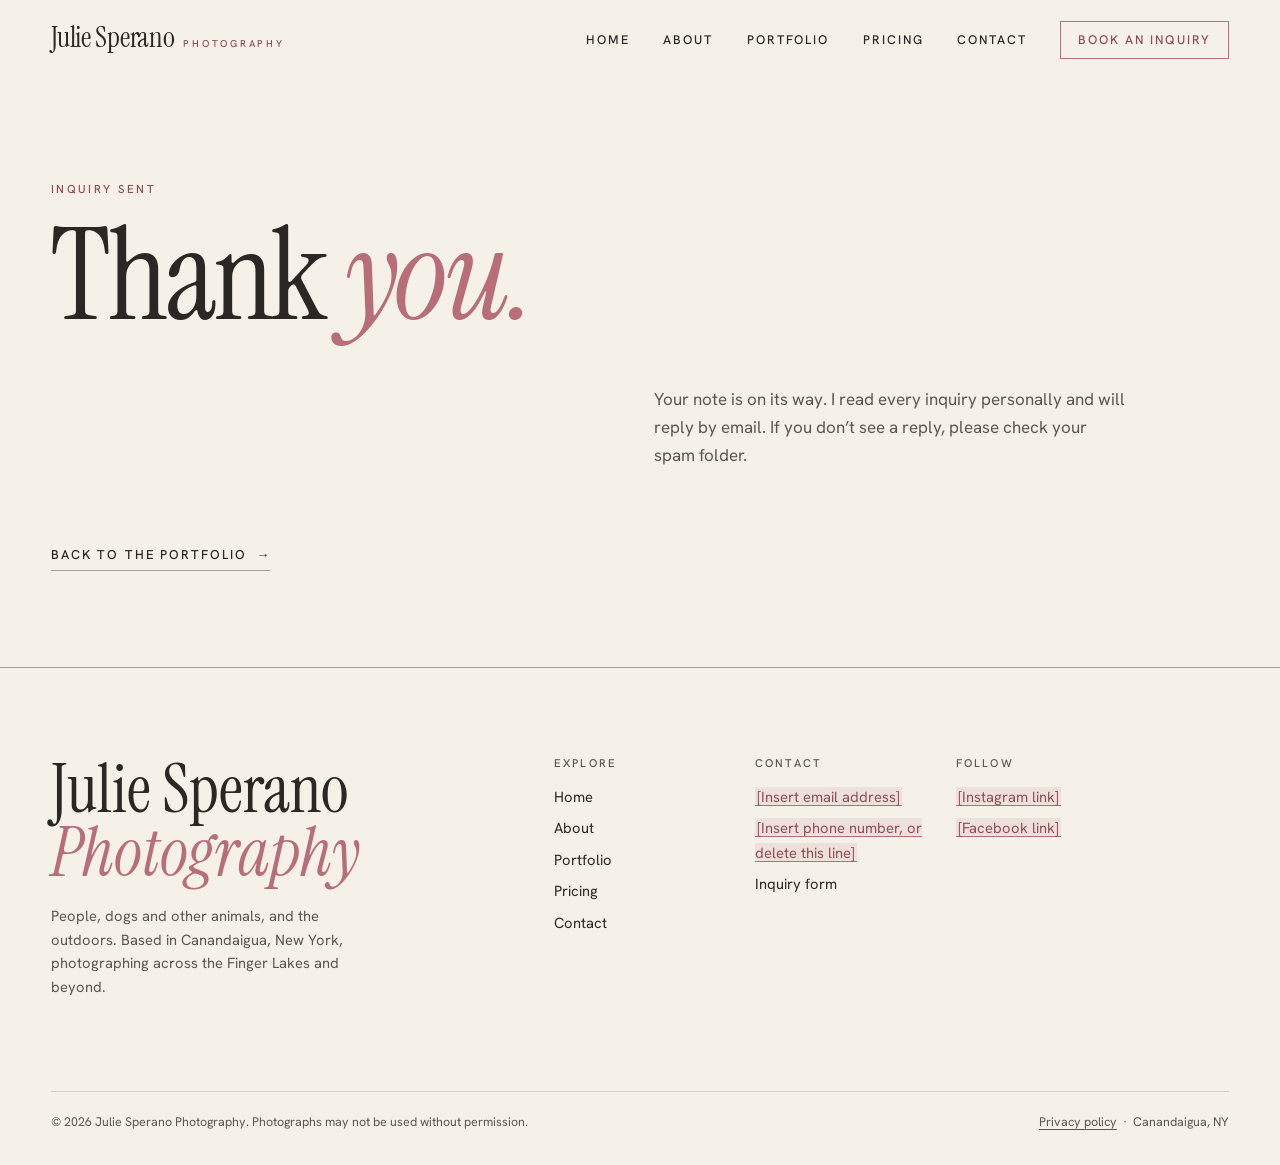
<file: julie-sperano-photography/site/thank-you.html>
<!doctype html>
<html lang="en">
<head>
  <meta charset="utf-8">
  <meta name="viewport" content="width=device-width, initial-scale=1">
  <title>Thank You | Julie Sperano Photography</title>
  <meta name="description" content="Your inquiry has been sent to Julie Sperano Photography.">
  <link rel="canonical" href="https://juliesperano.com/thank-you.html">
  <meta name="theme-color" content="#f6f1e8">

  <!-- Link previews (Facebook, iMessage, LinkedIn, X) -->
  <meta property="og:type" content="website">
  <meta property="og:site_name" content="Julie Sperano Photography">
  <meta property="og:title" content="Thank You | Julie Sperano Photography">
  <meta property="og:description" content="Your inquiry has been sent to Julie Sperano Photography.">
  <meta property="og:url" content="https://juliesperano.com/thank-you.html">
  <meta property="og:image" content="https://juliesperano.com/images/social/share.jpg">
  <meta property="og:image:width" content="1200">
  <meta property="og:image:height" content="630">
  <meta property="og:image:alt" content="Julie Sperano Photography, Canandaigua and the Finger Lakes, New York">
  <meta name="twitter:card" content="summary_large_image">

  <link rel="icon" href="favicon.svg" type="image/svg+xml">
  <link rel="icon" href="icon-192.png" type="image/png" sizes="192x192">
  <link rel="apple-touch-icon" href="apple-touch-icon.png">
  <link rel="manifest" href="site.webmanifest">

  <link rel="preload" href="assets/fonts/instrument-serif-latin-400-normal.woff2" as="font" type="font/woff2" crossorigin>
  <link rel="preload" href="assets/fonts/hanken-grotesk-latin-wght-normal.woff2" as="font" type="font/woff2" crossorigin>
  <link rel="stylesheet" href="assets/css/site.css">
  <script>document.documentElement.classList.add("js");</script>
  <meta name="robots" content="noindex">
</head>
<body>
<a class="skip-link" href="#main">Skip to content</a>

<!-- ============ SITE HEADER (identical on every page) ============ -->
<header class="site-header">
  <div class="wrap site-header__inner">
    <a class="wordmark" href="index.html" aria-label="Julie Sperano Photography, home">
      <span class="wordmark__name">Julie Sperano</span>
      <span class="wordmark__sub">Photography</span>
    </a>
    <button class="nav-toggle" type="button" aria-expanded="false" aria-controls="site-nav">
      <span class="nav-toggle__label">Menu</span><span class="nav-toggle__bars" aria-hidden="true"></span>
    </button>
    <nav class="site-nav" id="site-nav" aria-label="Main">
      <ul>
        <li><a href="index.html">Home</a></li>
        <li><a href="about.html">About</a></li>
        <li><a href="portfolio.html">Portfolio</a></li>
        <li><a href="pricing.html">Pricing</a></li>
        <li><a href="contact.html">Contact</a></li>
        <li><a class="nav-inquire" href="contact.html">Book an inquiry</a></li>
      </ul>
    </nav>
  </div>
</header>
<!-- ============ END SITE HEADER ============ -->

<main id="main">
  <section class="page-intro" aria-labelledby="page-title">
    <div class="wrap grid">
      <span class="kicker kicker--rose" style="grid-column:1/-1">Inquiry sent</span>
      <h1 class="page-intro__title" id="page-title">Thank <em>you.</em></h1>
      <p class="page-intro__text">Your note is on its way. I read every inquiry personally and will reply by email. If you don&rsquo;t see a reply, please check your spam folder.</p>
      <p class="page-intro__meta"><a class="link-arrow" href="portfolio.html">Back to the portfolio</a></p>
    </div>
  </section>
</main>

<!-- ============ SITE FOOTER (identical on every page) ============ -->
<footer class="site-footer">
  <div class="wrap grid">
    <div class="footer-mark">
      Julie Sperano <em>Photography</em>
      <p>People, dogs and other animals, and the outdoors. Based in Canandaigua, New York, photographing across the Finger Lakes and beyond.</p>
    </div>
    <div class="footer-col">
      <h2>Explore</h2>
      <ul>
          <li><a href="index.html">Home</a></li>
          <li><a href="about.html">About</a></li>
          <li><a href="portfolio.html">Portfolio</a></li>
          <li><a href="pricing.html">Pricing</a></li>
          <li><a href="contact.html">Contact</a></li>
        </ul>
    </div>
    <div class="footer-col">
      <h2>Contact</h2>
      <ul>
        <li><span class="ph">[Insert email address]</span></li>
        <li><span class="ph">[Insert phone number, or delete this line]</span></li>
        <li><a href="contact.html">Inquiry form</a></li>
      </ul>
    </div>
    <div class="footer-col">
      <h2>Follow</h2>
      <ul>
        <li><span class="ph">[Instagram link]</span></li>
        <li><span class="ph">[Facebook link]</span></li>
      </ul>
    </div>
    <div class="footer-base">
      <span>&copy; <span data-year>2026</span> Julie Sperano Photography. Photographs may not be used without permission.</span>
      <span><a href="privacy.html">Privacy policy</a> &nbsp;·&nbsp; Canandaigua, NY</span>
    </div>
  </div>
</footer>
<!-- ============ END SITE FOOTER ============ -->

<script src="assets/js/site.js" defer></script>
</body>
</html>
</file>
<file: julie-sperano-photography/site/assets/css/site.css>
/* ==========================================================================
   Julie Sperano Photography: site stylesheet
   --------------------------------------------------------------------------
   Colors, fonts and spacing are set once in :root below. Change a value
   there and it updates across every page.
   ========================================================================== */

@font-face {
  font-family: "Instrument Serif";
  src: url("../fonts/instrument-serif-latin-400-normal.woff2") format("woff2");
  font-weight: 400;
  font-style: normal;
  font-display: swap;
}
@font-face {
  font-family: "Instrument Serif";
  src: url("../fonts/instrument-serif-latin-400-italic.woff2") format("woff2");
  font-weight: 400;
  font-style: italic;
  font-display: swap;
}
@font-face {
  font-family: "Hanken Grotesk";
  src: url("../fonts/hanken-grotesk-latin-wght-normal.woff2") format("woff2");
  font-weight: 100 900;
  font-style: normal;
  font-display: swap;
}

:root {
  /* Palette */
  --ivory: #f6f1e8;        /* page background */
  --paper: #ede5d8;        /* quieter bands */
  --ink: #2a2724;          /* text */
  --ink-soft: #5d5650;     /* secondary text */
  --ink-faint: #8a827a;    /* captions on ivory (large/decorative only) */
  --sage: #7a876f;         /* occasional accent */
  --sage-pale: #e2e4d8;
  --rose: #b76e79;         /* brand accent: rules, marks, large type */
  --rose-text: #8f4d58;    /* rose dark enough for small text on ivory */
  --rule: rgba(42, 39, 36, 0.16);
  --rule-strong: rgba(42, 39, 36, 0.4);

  /* Type */
  --serif: "Instrument Serif", "Iowan Old Style", "Palatino Linotype", Georgia, serif;
  --sans: "Hanken Grotesk", "Helvetica Neue", Arial, sans-serif;

  /* Space */
  --gutter: clamp(1.25rem, 4vw, 3.5rem);
  --max: 1440px;
  --section: clamp(5rem, 11vw, 10rem);

  --ease: cubic-bezier(0.22, 0.61, 0.36, 1);
}

/* ---------- Base ---------- */
*,
*::before,
*::after { box-sizing: border-box; }

html {
  -webkit-text-size-adjust: 100%;
  scroll-behavior: smooth;
}

body {
  margin: 0;
  background: var(--ivory);
  color: var(--ink);
  font-family: var(--sans);
  font-size: clamp(1rem, 0.96rem + 0.2vw, 1.0625rem);
  line-height: 1.65;
  font-weight: 400;
  text-rendering: optimizeLegibility;
  -webkit-font-smoothing: antialiased;
}

img { display: block; max-width: 100%; height: auto; }

a { color: inherit; text-decoration-thickness: 1px; text-underline-offset: 0.22em; }

p { margin: 0 0 1.1em; }

h1, h2, h3, h4 {
  font-family: var(--serif);
  font-weight: 400;
  line-height: 1;
  margin: 0;
  letter-spacing: -0.01em;
  text-wrap: balance;
}

em, .italic { font-style: italic; }

::selection { background: var(--rose); color: var(--ivory); }

:focus-visible {
  outline: 2px solid var(--rose-text);
  outline-offset: 3px;
}

.visually-hidden {
  position: absolute !important;
  width: 1px; height: 1px;
  overflow: hidden;
  clip: rect(0 0 0 0);
  white-space: nowrap;
}

.skip-link {
  position: absolute;
  left: var(--gutter);
  top: -4rem;
  z-index: 100;
  background: var(--ink);
  color: var(--ivory);
  padding: 0.6rem 1rem;
  font-size: 0.875rem;
}
.skip-link:focus { top: 1rem; }

.wrap {
  width: 100%;
  max-width: var(--max);
  margin-inline: auto;
  padding-inline: var(--gutter);
}

.grid {
  display: grid;
  grid-template-columns: repeat(12, minmax(0, 1fr));
  column-gap: clamp(1rem, 2.2vw, 2rem);
}

/* ---------- Editable placeholders ----------
   Anything wrapped in <span class="ph">…</span> is text Julie still needs
   to supply. It is tinted so it can't be missed before launch. */
.ph {
  background: rgba(183, 110, 121, 0.12);
  box-shadow: inset 0 -1px 0 var(--rose);
  color: var(--rose-text);
  padding: 0 0.15em;
  font-style: normal;
}
.ph-block {
  border-left: 2px solid var(--rose);
  background: rgba(183, 110, 121, 0.07);
  padding: 0.9rem 1.1rem;
  margin: 0 0 1.4rem;
  font-size: 0.95rem;
  color: var(--ink-soft);
}
.ph-block strong {
  display: block;
  font-size: 0.7rem;
  letter-spacing: 0.16em;
  text-transform: uppercase;
  color: var(--rose-text);
  margin-bottom: 0.3rem;
}

/* ---------- Small type ---------- */
.kicker {
  font-family: var(--sans);
  font-size: 0.72rem;
  font-weight: 500;
  letter-spacing: 0.2em;
  text-transform: uppercase;
  color: var(--ink-soft);
}
.kicker--rose { color: var(--rose-text); }

.index-no {
  font-family: var(--serif);
  font-style: italic;
  color: var(--rose-text);
  font-size: 1.1rem;
}

.lede {
  font-family: var(--serif);
  font-size: clamp(1.6rem, 1.1rem + 1.9vw, 2.75rem);
  line-height: 1.18;
  letter-spacing: -0.005em;
  text-wrap: pretty;
}

.measure { max-width: 34rem; }
.muted { color: var(--ink-soft); }

figcaption,
.caption {
  font-size: 0.75rem;
  letter-spacing: 0.04em;
  color: var(--ink-soft);
  margin-top: 0.7rem;
  display: flex;
  gap: 0.75rem;
  align-items: baseline;
}
figcaption .index-no { font-size: 0.95rem; }

/* ---------- Links & buttons ---------- */
.link-arrow {
  display: inline-flex;
  align-items: baseline;
  gap: 0.6rem;
  font-size: 0.8rem;
  font-weight: 500;
  letter-spacing: 0.16em;
  text-transform: uppercase;
  text-decoration: none;
  padding-bottom: 0.35rem;
  border-bottom: 1px solid var(--rule-strong);
  transition: border-color 0.3s var(--ease), color 0.3s var(--ease);
}
.link-arrow::after {
  content: "→";
  font-family: var(--sans);
  letter-spacing: 0;
  transition: transform 0.35s var(--ease);
}
.link-arrow:hover { border-color: var(--rose); color: var(--rose-text); }
.link-arrow:hover::after { transform: translateX(4px); }

.button {
  display: inline-flex;
  align-items: center;
  justify-content: center;
  gap: 0.7rem;
  font-family: var(--sans);
  font-size: 0.8rem;
  font-weight: 500;
  letter-spacing: 0.18em;
  text-transform: uppercase;
  text-decoration: none;
  color: var(--ivory);
  background: var(--ink);
  border: 1px solid var(--ink);
  padding: 1.05rem 1.9rem;
  cursor: pointer;
  transition: background 0.35s var(--ease), border-color 0.35s var(--ease);
}
.button:hover { background: var(--rose-text); border-color: var(--rose-text); }
.button[disabled] { opacity: 0.6; cursor: progress; }
.button--ghost { background: transparent; color: var(--ink); }
.button--ghost:hover { background: var(--ink); color: var(--ivory); border-color: var(--ink); }

/* ---------- Header ---------- */
.site-header {
  position: sticky;
  top: 0;
  z-index: 50;
  border-bottom: 1px solid transparent;
  transition: border-color 0.3s var(--ease);
}
/* The blur sits on its own layer: putting it on the header itself would
   trap the full-screen mobile menu inside the header's box. */
.site-header::before {
  content: "";
  position: absolute;
  inset: 0;
  z-index: -1;
  background: rgba(246, 241, 232, 0.94);
  backdrop-filter: blur(8px);
  -webkit-backdrop-filter: blur(8px);
}
.site-header.is-scrolled { border-bottom-color: var(--rule); }

.site-header__inner {
  display: flex;
  align-items: center;
  justify-content: space-between;
  gap: 2rem;
  min-height: 4.75rem;
}

.wordmark {
  text-decoration: none;
  display: inline-flex;
  align-items: baseline;
  gap: 0.55rem;
  line-height: 1;
  white-space: nowrap;
}
.wordmark__name {
  font-family: var(--serif);
  font-size: clamp(1.45rem, 1.2rem + 0.8vw, 1.85rem);
  letter-spacing: -0.01em;
}
.wordmark__sub {
  font-size: 0.62rem;
  font-weight: 500;
  letter-spacing: 0.28em;
  text-transform: uppercase;
  color: var(--rose-text);
}

.site-nav ul {
  list-style: none;
  margin: 0;
  padding: 0;
  display: flex;
  align-items: center;
  gap: clamp(1.25rem, 2.6vw, 2.5rem);
}
.site-nav a {
  font-size: 0.78rem;
  font-weight: 500;
  letter-spacing: 0.16em;
  text-transform: uppercase;
  text-decoration: none;
  padding: 0.4rem 0;
  background-image: linear-gradient(var(--rose), var(--rose));
  background-size: 0 1px;
  background-position: 0 100%;
  background-repeat: no-repeat;
  transition: background-size 0.4s var(--ease);
}
.site-nav a:hover,
.site-nav a[aria-current="page"] { background-size: 100% 1px; }

.site-nav .nav-inquire {
  border: 1px solid var(--rose);
  color: var(--rose-text);
  padding: 0.6rem 1.05rem;
  background-image: none;
  transition: background 0.3s var(--ease), color 0.3s var(--ease);
}
.site-nav .nav-inquire:hover,
.site-nav .nav-inquire[aria-current="page"] { background: var(--rose-text); border-color: var(--rose-text); color: var(--ivory); }

.nav-toggle {
  display: none;
  background: none;
  border: 0;
  padding: 0.6rem 0;
  font: inherit;
  font-size: 0.75rem;
  font-weight: 500;
  letter-spacing: 0.18em;
  text-transform: uppercase;
  color: var(--ink);
  cursor: pointer;
  align-items: center;
  gap: 0.7rem;
}
.nav-toggle__bars {
  width: 22px;
  height: 9px;
  position: relative;
  display: inline-block;
}
.nav-toggle__bars::before,
.nav-toggle__bars::after {
  content: "";
  position: absolute;
  left: 0;
  right: 0;
  height: 1px;
  background: currentColor;
  transition: transform 0.35s var(--ease), top 0.35s var(--ease);
}
.nav-toggle__bars::before { top: 0; }
.nav-toggle__bars::after { top: 8px; }
.nav-open .nav-toggle__bars::before { top: 4px; transform: rotate(45deg); }
.nav-open .nav-toggle__bars::after { top: 4px; transform: rotate(-45deg); }

@media (max-width: 860px) {
  .js .nav-toggle { display: inline-flex; }
  .js .site-nav {
    position: fixed;
    inset: 4.75rem 0 0 0;
    background: var(--ivory);
    padding: 2.5rem var(--gutter);
    visibility: hidden;
    opacity: 0;
    transition: opacity 0.35s var(--ease), visibility 0s linear 0.35s;
    overflow-y: auto;
  }
  .js.nav-open .site-nav {
    visibility: visible;
    opacity: 1;
    transition: opacity 0.35s var(--ease);
  }
  .js .site-nav ul { flex-direction: column; align-items: flex-start; gap: 0; }
  .js .site-nav li { width: 100%; border-bottom: 1px solid var(--rule); }
  .js .site-nav a {
    display: block;
    font-family: var(--serif);
    font-size: 2.6rem;
    letter-spacing: -0.01em;
    text-transform: none;
    font-weight: 400;
    padding: 0.9rem 0;
    background-image: none;
  }
  .js .site-nav a[aria-current="page"] { font-style: italic; color: var(--rose-text); }
  .js .site-nav .nav-inquire { border: 0; padding: 0.9rem 0; color: var(--rose-text); }
  .js .site-nav .nav-inquire:hover { background: none; color: var(--rose-text); }
  .js .site-nav .nav-inquire[aria-current="page"] { background: none; }
  .nav-open { overflow: hidden; }

  /* Without JavaScript the links simply wrap under the wordmark. */
  html:not(.js) .site-header__inner { flex-wrap: wrap; padding-block: 1rem; }
  html:not(.js) .site-nav ul { flex-wrap: wrap; gap: 0.5rem 1.25rem; }
}

/* ---------- Sections ---------- */
.section { padding-block: var(--section); }
.section--tight { padding-block: calc(var(--section) * 0.6); }
.band { background: var(--paper); }
.band--sage { background: var(--sage-pale); }

.section-head {
  display: flex;
  align-items: baseline;
  justify-content: space-between;
  gap: 1.5rem;
  border-top: 1px solid var(--rule-strong);
  padding-top: 1rem;
  margin-bottom: clamp(2.5rem, 5vw, 4.5rem);
}
.section-title {
  font-size: clamp(2.5rem, 1.5rem + 4vw, 5.25rem);
  line-height: 0.95;
}

/* ---------- Image frames ---------- */
.frame {
  margin: 0;
  position: relative;
}
.frame__img {
  display: block;
  position: relative;
  overflow: hidden;
  background: var(--paper);
}
.frame__img img {
  width: 100%;
  height: 100%;
  object-fit: cover;
  transition: transform 1.2s var(--ease);
}
a.frame__img:hover img,
a:hover > .frame__img img { transform: scale(1.025); }

.r-3x2 { aspect-ratio: 3 / 2; }
.r-2x3 { aspect-ratio: 2 / 3; }
.r-4x5 { aspect-ratio: 4 / 5; }
.r-1x1 { aspect-ratio: 1 / 1; }
.r-7x3 { aspect-ratio: 7 / 3; }

/* ---------- Page intro (inner pages) ---------- */
.page-intro {
  padding-top: clamp(3.5rem, 8vw, 7.5rem);
  padding-bottom: clamp(3rem, 6vw, 5.5rem);
}
.page-intro__title {
  grid-column: 1 / -1;
  font-size: clamp(3.4rem, 1.6rem + 8vw, 10rem);
  line-height: 0.9;
  letter-spacing: -0.02em;
  margin-top: 1.25rem;
}
.page-intro__title em { color: var(--rose); }
.page-intro__text {
  grid-column: 7 / span 5;
  margin-top: clamp(2rem, 4vw, 3.5rem);
  color: var(--ink-soft);
}
.page-intro__meta { grid-column: 1 / span 5; margin-top: clamp(2rem, 4vw, 3.5rem); align-self: end; }
@media (max-width: 860px) {
  .page-intro__text, .page-intro__meta { grid-column: 1 / -1; }
  .page-intro__meta { margin-top: 1.5rem; }
}

/* ==========================================================================
   HOME
   ========================================================================== */
.hero { padding-top: clamp(2.5rem, 6vw, 5.5rem); padding-bottom: calc(var(--section) * 0.5); }
.hero__kicker { grid-column: 1 / -1; display: flex; justify-content: space-between; gap: 1rem; flex-wrap: wrap; }
.hero__title {
  grid-column: 1 / span 11;
  font-size: clamp(3.1rem, 1.2rem + 7.6vw, 9.25rem);
  line-height: 0.9;
  letter-spacing: -0.025em;
  margin-top: clamp(1.5rem, 3vw, 2.5rem);
}
.hero__title em { color: var(--rose); }
.hero__main { grid-column: 1 / span 8; margin-top: clamp(2.5rem, 5vw, 4.5rem); }
.hero__side {
  grid-column: 9 / span 4;
  margin-top: clamp(2.5rem, 5vw, 4.5rem);
  display: flex;
  flex-direction: column;
  justify-content: space-between;
  gap: 2rem;
}
.hero__detail { width: 78%; margin-left: auto; margin-top: clamp(3rem, 8vw, 7rem); }
.hero__note { font-size: 0.95rem; color: var(--ink-soft); max-width: 22rem; }
.hero__note .link-arrow { margin-top: 0.5rem; color: var(--ink); }

@media (max-width: 860px) {
  .hero__title { grid-column: 1 / -1; }
  .hero__main { grid-column: 1 / -1; }
  .hero__side { grid-column: 1 / -1; flex-direction: row-reverse; align-items: flex-end; margin-top: 1.5rem; }
  .hero__detail { width: 44%; margin-top: -22%; margin-right: 0; flex-shrink: 0; position: relative; z-index: 1; }
  .hero__detail .frame__img { outline: 8px solid var(--ivory); }
  .hero__note { font-size: 0.9rem; }
}
@media (max-width: 520px) {
  .hero__side { flex-direction: column; align-items: stretch; }
  .hero__detail { width: 52%; margin-top: -26%; }
}

.intro__lede { grid-column: 2 / span 9; }
.intro__lede em { color: var(--rose); }
.intro__body { grid-column: 7 / span 5; margin-top: clamp(2rem, 4vw, 3.5rem); color: var(--ink-soft); }
@media (max-width: 860px) {
  .intro__lede, .intro__body { grid-column: 1 / -1; }
}

/* Subjects index: numbered editorial list with an image that follows */
.subjects { list-style: none; margin: 0; padding: 0; border-top: 1px solid var(--rule-strong); }
.subject { border-bottom: 1px solid var(--rule); }
.subject a {
  display: grid;
  grid-template-columns: 4rem 1fr minmax(0, 18rem) 2rem;
  align-items: center;
  gap: 1.5rem;
  padding: clamp(1.2rem, 2.4vw, 2rem) 0;
  text-decoration: none;
  position: relative;
}
.subject__name {
  font-family: var(--serif);
  font-size: clamp(2.1rem, 1.2rem + 3.6vw, 4.6rem);
  line-height: 1;
  transition: transform 0.5s var(--ease), color 0.4s var(--ease);
}
.subject__desc { font-size: 0.9rem; color: var(--ink-soft); }
.subject__arrow { justify-self: end; transition: transform 0.4s var(--ease); }
.subject__thumb {
  position: absolute;
  right: 12%;
  top: 50%;
  width: clamp(9rem, 15vw, 13rem);
  aspect-ratio: 4 / 5;
  transform: translateY(-50%) rotate(-2deg) scale(0.92);
  opacity: 0;
  pointer-events: none;
  transition: opacity 0.4s var(--ease), transform 0.6s var(--ease);
  z-index: 2;
  overflow: hidden;
}
.subject__thumb img { width: 100%; height: 100%; object-fit: cover; }
.subject a:hover .subject__name,
.subject a:focus-visible .subject__name { transform: translateX(0.6rem); color: var(--rose-text); font-style: italic; }
.subject a:hover .subject__arrow { transform: translateX(4px); }
@media (hover: hover) and (min-width: 861px) {
  .subject a:hover .subject__thumb,
  .subject a:focus-visible .subject__thumb { opacity: 1; transform: translateY(-50%) rotate(-2deg) scale(1); }
}
@media (max-width: 860px) {
  .subject a { grid-template-columns: 2.4rem 1fr 4.5rem; gap: 1rem; }
  .subject__desc { grid-column: 2 / 3; margin-top: -0.6rem; font-size: 0.85rem; }
  .subject__arrow { display: none; }
  .subject__thumb {
    position: static;
    grid-column: 3;
    grid-row: 1 / span 2;
    width: 4.5rem;
    opacity: 1;
    transform: none;
  }
}

/* Featured work: an asymmetric spread */
.spread { row-gap: clamp(2.5rem, 5vw, 4.5rem); align-items: start; }
.spread__a { grid-column: 1 / span 7; }
.spread__b { grid-column: 9 / span 4; margin-top: clamp(4rem, 14vw, 13rem); }
.spread__c { grid-column: 2 / span 4; }
.spread__d { grid-column: 7 / span 6; margin-top: clamp(2rem, 6vw, 6rem); }
.spread__e { grid-column: 1 / -1; }
.spread__f { grid-column: 4 / span 5; }
.spread__more { grid-column: 10 / span 3; align-self: end; }
@media (max-width: 860px) {
  .spread__a, .spread__e { grid-column: 1 / -1; }
  .spread__b { grid-column: 5 / -1; margin-top: 0; }
  .spread__c { grid-column: 1 / span 7; margin-top: 0; }
  .spread__d { grid-column: 1 / -1; margin-top: 0; }
  .spread__f { grid-column: 3 / -1; }
  .spread__more { grid-column: 1 / -1; }
}

/* About preview */
.meet__photo { grid-column: 1 / span 5; }
.meet__text { grid-column: 7 / span 5; align-self: center; }
.meet__text .lede { margin: 1.25rem 0 1.75rem; }
@media (max-width: 860px) {
  .meet__photo { grid-column: 1 / span 10; }
  .meet__text { grid-column: 1 / -1; margin-top: 2.5rem; }
}

/* Process: four ruled steps */
.steps {
  list-style: none;
  margin: 0;
  padding: 0;
  display: grid;
  grid-template-columns: repeat(4, minmax(0, 1fr));
  gap: clamp(1.5rem, 3vw, 2.5rem);
  counter-reset: step;
}
.step { border-top: 1px solid var(--rule-strong); padding-top: 1.25rem; }
.step:nth-child(even) { margin-top: clamp(0rem, 5vw, 4rem); }
.step h3 { font-size: clamp(1.7rem, 1.3rem + 1.2vw, 2.3rem); margin: 0.9rem 0 0.8rem; }
.step p { font-size: 0.95rem; color: var(--ink-soft); margin: 0; }
@media (max-width: 960px) {
  .steps { grid-template-columns: repeat(2, minmax(0, 1fr)); }
}
@media (max-width: 560px) {
  .steps { grid-template-columns: 1fr; }
  .step:nth-child(even) { margin-top: 0; }
}

/* Invitation */
.invite { text-align: left; }
.invite__title {
  grid-column: 1 / span 10;
  font-size: clamp(3rem, 1.3rem + 7vw, 8.5rem);
  line-height: 0.92;
  letter-spacing: -0.02em;
}
.invite__title em { color: var(--rose); }
.invite__aside { grid-column: 8 / span 5; margin-top: clamp(2rem, 4vw, 3rem); }
.invite__aside p { color: var(--ink-soft); }
@media (max-width: 860px) {
  .invite__title, .invite__aside { grid-column: 1 / -1; }
}

/* ==========================================================================
   FOOTER
   ========================================================================== */
.site-footer {
  border-top: 1px solid var(--rule-strong);
  padding-top: clamp(3.5rem, 7vw, 6rem);
  padding-bottom: 2rem;
  font-size: 0.92rem;
}
.footer-mark {
  grid-column: 1 / span 5;
  font-family: var(--serif);
  font-size: clamp(2.6rem, 1.6rem + 3.2vw, 4.5rem);
  line-height: 0.95;
}
.footer-mark em { color: var(--rose); display: block; }
.footer-mark p {
  font-family: var(--sans);
  font-size: 0.92rem;
  line-height: 1.6;
  color: var(--ink-soft);
  margin-top: 1.25rem;
  max-width: 20rem;
}
.footer-col { grid-column: span 2; }
.footer-col:first-of-type { grid-column: 7 / span 2; }
.footer-col h2 {
  font-family: var(--sans);
  font-size: 0.7rem;
  font-weight: 500;
  letter-spacing: 0.2em;
  text-transform: uppercase;
  color: var(--ink-soft);
  margin-bottom: 1rem;
}
.footer-col ul { list-style: none; margin: 0; padding: 0; }
.footer-col li { margin-bottom: 0.45rem; }
.footer-col a { text-decoration: none; }
.footer-col a:hover { text-decoration: underline; color: var(--rose-text); }
.footer-base {
  grid-column: 1 / -1;
  margin-top: clamp(3rem, 6vw, 5rem);
  padding-top: 1.25rem;
  border-top: 1px solid var(--rule);
  display: flex;
  justify-content: space-between;
  flex-wrap: wrap;
  gap: 0.75rem 2rem;
  font-size: 0.78rem;
  color: var(--ink-soft);
}
.footer-base a { color: inherit; }
@media (max-width: 960px) {
  .footer-mark { grid-column: 1 / -1; margin-bottom: 2.5rem; }
  .footer-col, .footer-col:first-of-type { grid-column: span 4; }
}
@media (max-width: 560px) {
  .footer-col, .footer-col:first-of-type { grid-column: span 6; margin-bottom: 1.5rem; }
}

/* ==========================================================================
   ABOUT
   ========================================================================== */
.about-portrait { grid-column: 1 / span 5; }
.about-story { grid-column: 7 / span 5; }
.about-story h2 { font-size: clamp(2rem, 1.4rem + 2vw, 3rem); margin: 0.75rem 0 1.5rem; }
.about-story .lede { margin-bottom: 1.75rem; }
.about-quote {
  grid-column: 2 / span 10;
  font-family: var(--serif);
  font-size: clamp(2rem, 1.1rem + 3.6vw, 4.4rem);
  line-height: 1.05;
  letter-spacing: -0.015em;
  margin: 0;
  text-wrap: balance;
}
.about-quote::before { content: "“"; color: var(--rose); }
.about-quote::after { content: "”"; color: var(--rose); }
.loves { list-style: none; margin: 0; padding: 0; }
.love {
  display: grid;
  grid-template-columns: 3rem minmax(0, 0.9fr) minmax(0, 1.4fr);
  gap: 1.5rem;
  border-top: 1px solid var(--rule-strong);
  padding: 1.75rem 0 2.25rem;
}
.love h3 { font-size: clamp(1.9rem, 1.3rem + 1.8vw, 2.9rem); }
.love p { color: var(--ink-soft); margin: 0; }
.bts { grid-column: 4 / span 9; }
.expect { grid-column: 1 / span 5; }
.expect-list { grid-column: 7 / span 6; list-style: none; margin: 0; padding: 0; }
.expect-list li { border-top: 1px solid var(--rule); padding: 1rem 0; display: grid; grid-template-columns: 2.5rem 1fr; }
@media (max-width: 860px) {
  .about-portrait { grid-column: 1 / span 10; }
  .about-story { grid-column: 1 / -1; margin-top: 2.5rem; }
  .about-quote { grid-column: 1 / -1; }
  .love { grid-template-columns: 2.4rem 1fr; }
  .love p { grid-column: 2; }
  .bts { grid-column: 1 / -1; }
  .expect, .expect-list { grid-column: 1 / -1; }
  .expect-list { margin-top: 2rem; }
}

/* ==========================================================================
   PORTFOLIO
   ========================================================================== */
.filters {
  position: sticky;
  top: 4.75rem;
  z-index: 20;
  background: rgba(246, 241, 232, 0.96);
  border-top: 1px solid var(--rule-strong);
  border-bottom: 1px solid var(--rule);
}
.filters__list {
  display: flex;
  gap: clamp(1rem, 2.5vw, 2.25rem);
  list-style: none;
  margin: 0;
  padding: 0;
  overflow-x: auto;
  scrollbar-width: none;
}
.filters__list::-webkit-scrollbar { display: none; }
.filter-btn {
  background: none;
  border: 0;
  font: inherit;
  font-size: 0.78rem;
  font-weight: 500;
  letter-spacing: 0.14em;
  text-transform: uppercase;
  color: var(--ink-soft);
  padding: 1.1rem 0;
  cursor: pointer;
  white-space: nowrap;
  border-bottom: 1px solid transparent;
  margin-bottom: -1px;
}
.filter-btn sup { font-size: 0.65em; letter-spacing: 0; margin-left: 0.25em; color: var(--rose-text); }
.filter-btn:hover { color: var(--ink); }
.filter-btn[aria-pressed="true"] { color: var(--ink); border-bottom-color: var(--rose); }

.gallery {
  display: grid;
  grid-template-columns: repeat(12, minmax(0, 1fr));
  column-gap: clamp(1rem, 2.2vw, 2rem);
  row-gap: clamp(2.5rem, 5vw, 4.5rem);
  align-items: start;
  padding-top: clamp(2.5rem, 5vw, 4.5rem);
}
.gallery__item { margin: 0; animation: fade-in 0.6s var(--ease) both; }
.gallery__item button {
  display: block;
  width: 100%;
  padding: 0;
  border: 0;
  background: none;
  cursor: zoom-in;
  text-align: left;
  color: inherit;
}
.gallery__item .frame__img img { transition: transform 1.2s var(--ease), opacity 0.4s; }
.gallery__item button:hover .frame__img img { transform: scale(1.02); }

/* Editorial rhythm: widths come from each photo's orientation,
   placement shifts so no two rows line up the same way. */
.g-panorama { grid-column: 1 / -1; }
.g-landscape { grid-column: span 7; }
.g-landscape.alt { grid-column: span 8; }
.g-portrait { grid-column: span 4; }
.g-portrait.alt { grid-column: span 5; }
.g-square { grid-column: span 5; }
.g-square.alt { grid-column: span 4; }
.gallery__item.drop { margin-top: clamp(2rem, 8vw, 7rem); }
.gallery__item.inset { margin-left: 12%; }

@media (max-width: 860px) {
  .gallery { grid-template-columns: repeat(6, minmax(0, 1fr)); }
  .g-panorama, .g-landscape, .g-landscape.alt { grid-column: 1 / -1; }
  .g-portrait, .g-portrait.alt, .g-square, .g-square.alt { grid-column: span 3; }
  .gallery__item.drop { margin-top: 2.5rem; }
  .gallery__item.inset { margin-left: 0; }
}
@media (max-width: 520px) {
  .g-portrait, .g-portrait.alt, .g-square, .g-square.alt { grid-column: 1 / -1; }
  .g-portrait:nth-of-type(odd), .g-square:nth-of-type(odd) { margin-right: 14%; }
  .g-portrait:nth-of-type(even), .g-square:nth-of-type(even) { margin-left: 14%; }
  .gallery__item.drop { margin-top: 0; }
}

.gallery-empty { grid-column: 1 / -1; color: var(--ink-soft); }

/* Lightbox */
.lightbox {
  width: 100%;
  height: 100%;
  max-width: none;
  max-height: none;
  margin: 0;
  padding: 0;
  border: 0;
  background: rgba(28, 26, 24, 0.97);
  color: #efe9df;
}
.lightbox::backdrop { background: rgba(28, 26, 24, 0.97); }
.lightbox[open] { display: grid; grid-template-rows: auto 1fr auto; animation: fade-in 0.3s var(--ease); }
.lightbox__bar {
  display: flex;
  justify-content: space-between;
  align-items: center;
  padding: 1rem var(--gutter);
  font-size: 0.75rem;
  letter-spacing: 0.16em;
  text-transform: uppercase;
}
.lightbox__stage {
  position: relative;
  display: flex;
  align-items: center;
  justify-content: center;
  min-height: 0;
  padding: 0 clamp(0.5rem, 6vw, 6rem);
  touch-action: pan-y;
}
.lightbox__stage img {
  max-width: 100%;
  max-height: 100%;
  width: auto;
  height: auto;
  object-fit: contain;
  user-select: none;
}
.lightbox__caption {
  padding: 1rem var(--gutter) 1.5rem;
  font-size: 0.88rem;
  color: #c9c1b6;
  min-height: 3.5rem;
  text-align: center;
}
.lightbox button {
  background: none;
  border: 1px solid rgba(239, 233, 223, 0.35);
  color: inherit;
  font: inherit;
  cursor: pointer;
}
.lightbox__close { padding: 0.55rem 0.95rem; letter-spacing: 0.16em; text-transform: uppercase; font-size: 0.72rem; }
.lightbox__prev,
.lightbox__next {
  position: absolute;
  top: 50%;
  transform: translateY(-50%);
  width: 3rem;
  height: 3rem;
  border-radius: 50%;
  font-size: 1.1rem;
}
.lightbox__prev { left: clamp(0.5rem, 2vw, 1.5rem); }
.lightbox__next { right: clamp(0.5rem, 2vw, 1.5rem); }
.lightbox button:hover { border-color: var(--rose); color: #fff; }
.lightbox :focus-visible { outline-color: #e2b4bb; }
@media (max-width: 640px) {
  .lightbox__prev, .lightbox__next { top: auto; bottom: -0.5rem; transform: none; background: rgba(28,26,24,0.6); }
}

/* ==========================================================================
   PRICING
   ========================================================================== */
.pricing-layout { align-items: start; }
.pricing-index {
  grid-column: 1 / span 3;
  position: sticky;
  top: 7rem;
}
.pricing-index ol { list-style: none; margin: 1rem 0 0; padding: 0; font-size: 0.92rem; }
.pricing-index li { border-top: 1px solid var(--rule); }
.pricing-index a { display: flex; gap: 0.75rem; padding: 0.6rem 0; text-decoration: none; color: var(--ink-soft); }
.pricing-index a:hover { color: var(--rose-text); }
.sessions { grid-column: 5 / span 8; }
.session {
  border-top: 1px solid var(--rule-strong);
  padding: 1.5rem 0 clamp(3rem, 6vw, 5rem);
  scroll-margin-top: 6rem;
}
.session__head { display: grid; grid-template-columns: 3rem 1fr auto; gap: 1rem; align-items: baseline; }
.session__name { font-size: clamp(2.2rem, 1.4rem + 2.8vw, 3.8rem); }
.session__price { text-align: right; font-size: 0.82rem; color: var(--ink-soft); }
.session__price strong {
  display: block;
  font-family: var(--serif);
  font-weight: 400;
  font-size: clamp(1.5rem, 1.2rem + 1vw, 2rem);
  color: var(--ink);
  line-height: 1.1;
}
.session__desc { margin: 1.5rem 0 1.75rem 4rem; max-width: 38rem; color: var(--ink-soft); }
.session__details {
  margin: 0 0 1.75rem 4rem;
  display: grid;
  grid-template-columns: repeat(2, minmax(0, 1fr));
  gap: 0 2rem;
}
.session__details div { border-top: 1px solid var(--rule); padding: 0.85rem 0; }
.session__details dt {
  font-size: 0.68rem;
  font-weight: 500;
  letter-spacing: 0.18em;
  text-transform: uppercase;
  color: var(--ink-soft);
  margin-bottom: 0.25rem;
}
.session__details dd { margin: 0; font-size: 0.95rem; }
.session .link-arrow { margin-left: 4rem; }
.session-figure { margin: 0 0 clamp(3rem, 6vw, 5rem) 4rem; }
@media (max-width: 960px) {
  .pricing-index { position: static; grid-column: 1 / -1; margin-bottom: 3rem; }
  .pricing-index ol { columns: 2; column-gap: 2rem; }
  .sessions { grid-column: 1 / -1; }
}
@media (max-width: 640px) {
  .session__head { grid-template-columns: 2.2rem 1fr; }
  .session__price { grid-column: 2; text-align: left; margin-top: 0.75rem; }
  .session__desc, .session__details, .session .link-arrow, .session-figure { margin-left: 0; }
  .session__details { grid-template-columns: 1fr; }
  .pricing-index ol { columns: 1; }
}

.policies { grid-column: 1 / -1; display: grid; grid-template-columns: repeat(3, minmax(0, 1fr)); gap: clamp(1.5rem, 3vw, 2.5rem); }
.policies > div { border-top: 1px solid var(--rule-strong); padding-top: 1rem; }
.policies h3 { font-size: 1.7rem; margin-bottom: 0.75rem; }
.policies p { font-size: 0.95rem; color: var(--ink-soft); }
@media (max-width: 860px) { .policies { grid-template-columns: 1fr; } }

/* FAQ */
.faq { grid-column: 5 / span 8; }
.faq-head { grid-column: 1 / span 3; }
.faq details { border-top: 1px solid var(--rule-strong); }
.faq details:last-child { border-bottom: 1px solid var(--rule-strong); }
.faq summary {
  list-style: none;
  cursor: pointer;
  display: flex;
  justify-content: space-between;
  gap: 1.5rem;
  padding: 1.35rem 0;
  font-family: var(--serif);
  font-size: clamp(1.4rem, 1.15rem + 0.8vw, 1.85rem);
  line-height: 1.15;
}
.faq summary::-webkit-details-marker { display: none; }
.faq summary::after {
  content: "+";
  font-family: var(--sans);
  font-size: 1.2rem;
  color: var(--rose-text);
  transition: transform 0.3s var(--ease);
}
.faq details[open] summary::after { transform: rotate(45deg); }
.faq details > div { padding: 0 0 1.5rem; color: var(--ink-soft); max-width: 40rem; }
@media (max-width: 960px) {
  .faq, .faq-head { grid-column: 1 / -1; }
  .faq-head { margin-bottom: 2rem; }
}

/* ==========================================================================
   CONTACT
   ========================================================================== */
.contact-form { grid-column: 1 / span 7; }
.contact-aside { grid-column: 9 / span 4; }
.contact-aside .frame { margin-bottom: 2.5rem; }
.contact-aside dl { margin: 0; }
.contact-aside dl div { border-top: 1px solid var(--rule); padding: 0.9rem 0; }
.contact-aside dt {
  font-size: 0.68rem;
  font-weight: 500;
  letter-spacing: 0.18em;
  text-transform: uppercase;
  color: var(--ink-soft);
  margin-bottom: 0.2rem;
}
.contact-aside dd { margin: 0; }
@media (max-width: 960px) {
  .contact-form, .contact-aside { grid-column: 1 / -1; }
  .contact-aside { margin-top: 4rem; }
}

.form-grid { display: grid; grid-template-columns: repeat(2, minmax(0, 1fr)); gap: 0 2rem; }
.field { margin-bottom: 1.75rem; grid-column: span 2; }
.field--half { grid-column: span 1; }
@media (max-width: 640px) { .field--half { grid-column: span 2; } }

.field label,
.field legend {
  display: block;
  font-size: 0.7rem;
  font-weight: 500;
  letter-spacing: 0.18em;
  text-transform: uppercase;
  color: var(--ink-soft);
  margin-bottom: 0.45rem;
  padding: 0;
}
.field .optional { letter-spacing: 0.05em; text-transform: none; font-weight: 400; }
.field input,
.field select,
.field textarea {
  width: 100%;
  font: inherit;
  font-size: 1.05rem;
  color: var(--ink);
  background: transparent;
  border: 0;
  border-bottom: 1px solid var(--rule-strong);
  border-radius: 0;
  padding: 0.55rem 0 0.65rem;
  transition: border-color 0.3s var(--ease);
  -webkit-appearance: none;
  appearance: none;
}
.field select {
  background-image: url("data:image/svg+xml,%3Csvg xmlns='http://www.w3.org/2000/svg' width='12' height='8' viewBox='0 0 12 8'%3E%3Cpath d='M1 1l5 5 5-5' fill='none' stroke='%232a2724' stroke-width='1.2'/%3E%3C/svg%3E");
  background-repeat: no-repeat;
  background-position: right 0.2rem center;
  padding-right: 1.5rem;
}
.field textarea { min-height: 9rem; resize: vertical; line-height: 1.55; }
.field input:focus,
.field select:focus,
.field textarea:focus { outline: none; border-bottom-color: var(--rose); box-shadow: 0 1px 0 var(--rose); }
.field input:focus-visible,
.field select:focus-visible,
.field textarea:focus-visible { outline: 2px solid var(--rose-text); outline-offset: 4px; }
.field [aria-invalid="true"] { border-bottom-color: #a2342f; }
.field__error { color: #a2342f; font-size: 0.85rem; margin-top: 0.4rem; min-height: 0; }
.field__hint { font-size: 0.82rem; color: var(--ink-soft); margin-top: 0.4rem; }

.check { display: flex; gap: 0.85rem; align-items: flex-start; font-size: 0.92rem; color: var(--ink-soft); }
.field .check input {
  -webkit-appearance: checkbox;
  appearance: auto;
  border: 0;
  padding: 0;
  flex-shrink: 0;
  width: 1.15rem;
  height: 1.15rem;
  margin-top: 0.2rem;
  accent-color: var(--rose-text);
}
.check label { text-transform: none; letter-spacing: 0; font-size: 0.92rem; font-weight: 400; color: var(--ink-soft); margin: 0; }

.hp-field { position: absolute; left: -9999px; }

.form-status {
  margin-top: 1.75rem;
  padding: 1.1rem 1.25rem;
  border-left: 2px solid;
  font-size: 0.98rem;
}
.form-status[hidden] { display: none; }
.form-status--ok { border-color: var(--sage); background: var(--sage-pale); }
.form-status--err { border-color: #a2342f; background: #f3e1dc; }
.form-status h3 { font-size: 1.6rem; margin-bottom: 0.4rem; }
.form-status p { margin: 0; }

/* Prose pages (privacy, thank-you) */
.prose { grid-column: 3 / span 7; }
.prose h2 { font-size: clamp(1.8rem, 1.4rem + 1.2vw, 2.4rem); margin: 2.75rem 0 1rem; }
.prose ul { padding-left: 1.2rem; }
.prose li { margin-bottom: 0.4rem; }
@media (max-width: 860px) { .prose { grid-column: 1 / -1; } }

/* ---------- Motion ---------- */
@keyframes fade-in { from { opacity: 0; } to { opacity: 1; } }

.js .reveal {
  opacity: 0;
  transform: translateY(18px);
  transition: opacity 0.9s var(--ease), transform 0.9s var(--ease);
}
.js .reveal.is-visible { opacity: 1; transform: none; }

@media (prefers-reduced-motion: reduce) {
  html { scroll-behavior: auto; }
  *,
  *::before,
  *::after {
    animation-duration: 0.01ms !important;
    animation-iteration-count: 1 !important;
    transition-duration: 0.01ms !important;
  }
  .js .reveal { opacity: 1; transform: none; }
}

/* ---------- Print ---------- */
@media print {
  .site-header, .site-footer, .filters, .nav-toggle { display: none; }
  body { background: #fff; }
}
</file>
